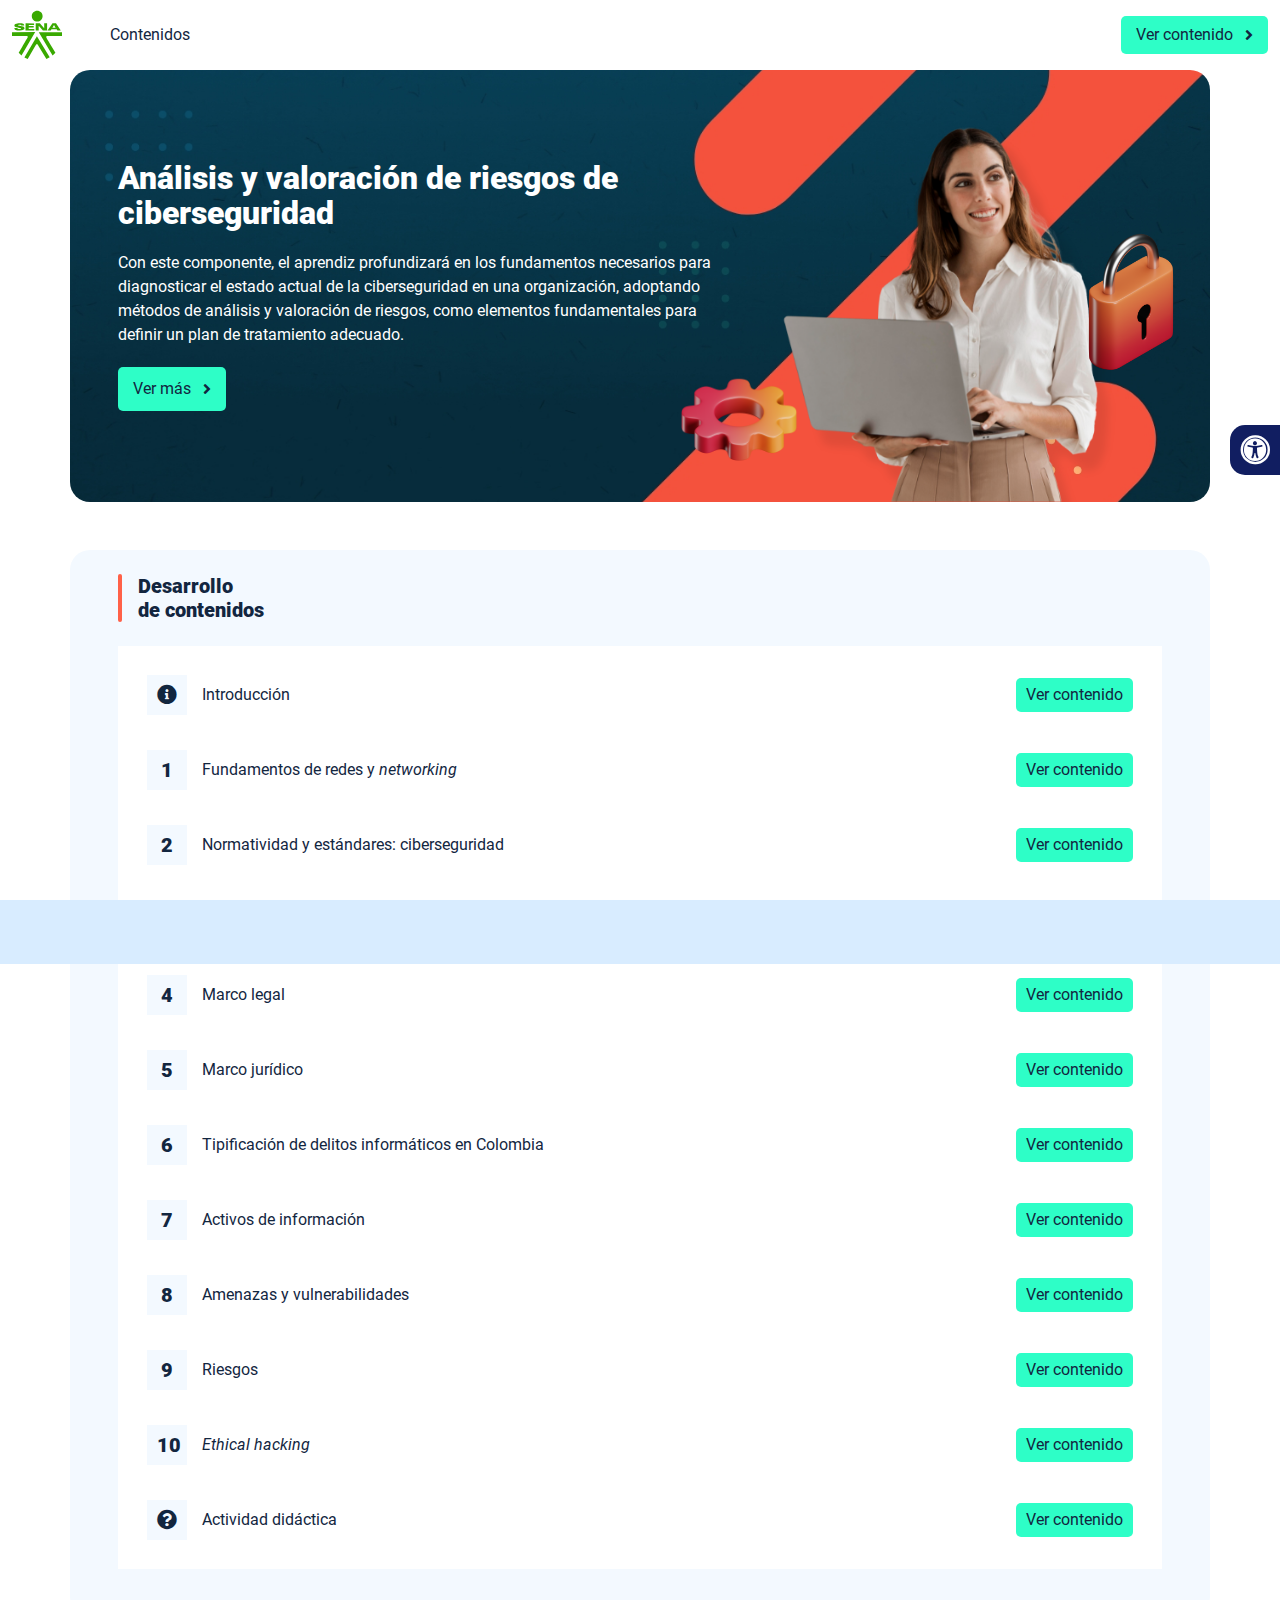
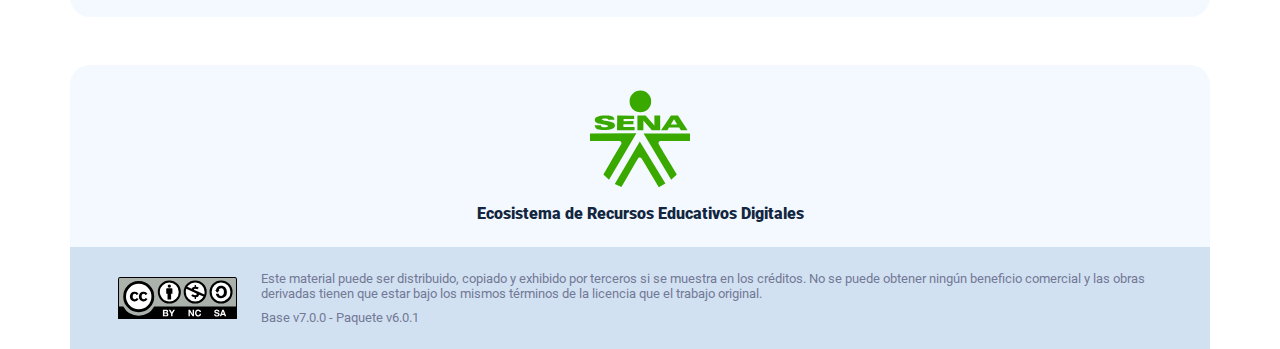
<file: index.html>
<!DOCTYPE html><html lang=""><head><meta charset="utf-8"><meta http-equiv="X-UA-Compatible" content="IE=edge"><meta name="viewport" content="width=device-width,initial-scale=1"><link rel="icon" href="favicon.ico"><title>Análisis y valoración de riesgos de ciberseguridad</title><link href="css/chunk-0c047e41.3babef71.css" rel="prefetch"><link href="css/chunk-25b302c8.3babef71.css" rel="prefetch"><link href="css/chunk-26fc7596.3babef71.css" rel="prefetch"><link href="css/chunk-2d2747e2.3babef71.css" rel="prefetch"><link href="css/chunk-32334cb6.3babef71.css" rel="prefetch"><link href="css/chunk-3c57cd7b.3babef71.css" rel="prefetch"><link href="css/chunk-4f2d402a.3babef71.css" rel="prefetch"><link href="css/chunk-515a8379.e25ccb4c.css" rel="prefetch"><link href="css/chunk-59974754.179a2bab.css" rel="prefetch"><link href="css/chunk-60cbc06b.09438581.css" rel="prefetch"><link href="css/chunk-6e1e538a.3ba0a060.css" rel="prefetch"><link href="css/chunk-766a929b.eb08f80e.css" rel="prefetch"><link href="css/chunk-f2df7d2c.3babef71.css" rel="prefetch"><link href="css/comple.92c94438.css" rel="prefetch"><link href="css/creditos.908e0ea4.css" rel="prefetch"><link href="css/glosario.0836a33f.css" rel="prefetch"><link href="css/referencias.9e1c1046.css" rel="prefetch"><link href="js/actividad.d885deb2.js" rel="prefetch"><link href="js/chunk-0206bfa0.fbcb801b.js" rel="prefetch"><link href="js/chunk-0c047e41.c93e636b.js" rel="prefetch"><link href="js/chunk-13a6037e.47d7da63.js" rel="prefetch"><link href="js/chunk-18f95272.8cc31be1.js" rel="prefetch"><link href="js/chunk-25b302c8.e4a9087b.js" rel="prefetch"><link href="js/chunk-26fc7596.eba76383.js" rel="prefetch"><link href="js/chunk-2c06842c.ee78365c.js" rel="prefetch"><link href="js/chunk-2d0c5615.d7c7fea3.js" rel="prefetch"><link href="js/chunk-2d0e96ec.6332f6f8.js" rel="prefetch"><link href="js/chunk-2d208d90.440b5e7e.js" rel="prefetch"><link href="js/chunk-2d21d0e2.d061f3e9.js" rel="prefetch"><link href="js/chunk-2d22c123.4eaafe36.js" rel="prefetch"><link href="js/chunk-2d2747e2.92eb3dc5.js" rel="prefetch"><link href="js/chunk-2e80bb9a.f5f91733.js" rel="prefetch"><link href="js/chunk-319206de.3faa5257.js" rel="prefetch"><link href="js/chunk-32334cb6.e4cb5e8f.js" rel="prefetch"><link href="js/chunk-36769079.00cac6ab.js" rel="prefetch"><link href="js/chunk-3c57cd7b.25993372.js" rel="prefetch"><link href="js/chunk-4cdd78c0.be97f210.js" rel="prefetch"><link href="js/chunk-4f2d402a.8e19b5a7.js" rel="prefetch"><link href="js/chunk-515a8379.1a9ac9f5.js" rel="prefetch"><link href="js/chunk-53ccb27e.a4d1166c.js" rel="prefetch"><link href="js/chunk-55d286b8.5f60a1a0.js" rel="prefetch"><link href="js/chunk-59974754.c8c954a2.js" rel="prefetch"><link href="js/chunk-60cbc06b.e2d94f73.js" rel="prefetch"><link href="js/chunk-659152b8.d4cd6718.js" rel="prefetch"><link href="js/chunk-6e1e538a.d5b7f1d6.js" rel="prefetch"><link href="js/chunk-766a929b.3e7bd3ca.js" rel="prefetch"><link href="js/chunk-c796899c.702a4d0c.js" rel="prefetch"><link href="js/chunk-e8a7823a.78e05249.js" rel="prefetch"><link href="js/chunk-f2df7d2c.213e5ca0.js" rel="prefetch"><link href="js/chunk-fde47172.1e5f4771.js" rel="prefetch"><link href="js/comple.2c9465d3.js" rel="prefetch"><link href="js/creditos.903a22f5.js" rel="prefetch"><link href="js/glosario.5039f245.js" rel="prefetch"><link href="js/intro.ccfd568d.js" rel="prefetch"><link href="js/referencias.667a639f.js" rel="prefetch"><link href="js/sintesis.23a0133a.js" rel="prefetch"><link href="js/tema1.6cd4f0d4.js" rel="prefetch"><link href="js/tema2.372ae966.js" rel="prefetch"><link href="js/tema3.c5204f7a.js" rel="prefetch"><link href="css/app.195c6790.css" rel="preload" as="style"><link href="css/chunk-vendors.ab221bc2.css" rel="preload" as="style"><link href="js/app.af57f550.js" rel="preload" as="script"><link href="js/chunk-vendors.e3223c78.js" rel="preload" as="script"><link href="css/chunk-vendors.ab221bc2.css" rel="stylesheet"><link href="css/app.195c6790.css" rel="stylesheet"></head><body><noscript><strong>We're sorry but Análisis y valoración de riesgos de ciberseguridad doesn't work properly without JavaScript enabled. Please enable it to continue.</strong></noscript><div id="app"></div><script src="js/chunk-vendors.e3223c78.js"></script><script src="js/app.af57f550.js"></script></body></html>
</file>
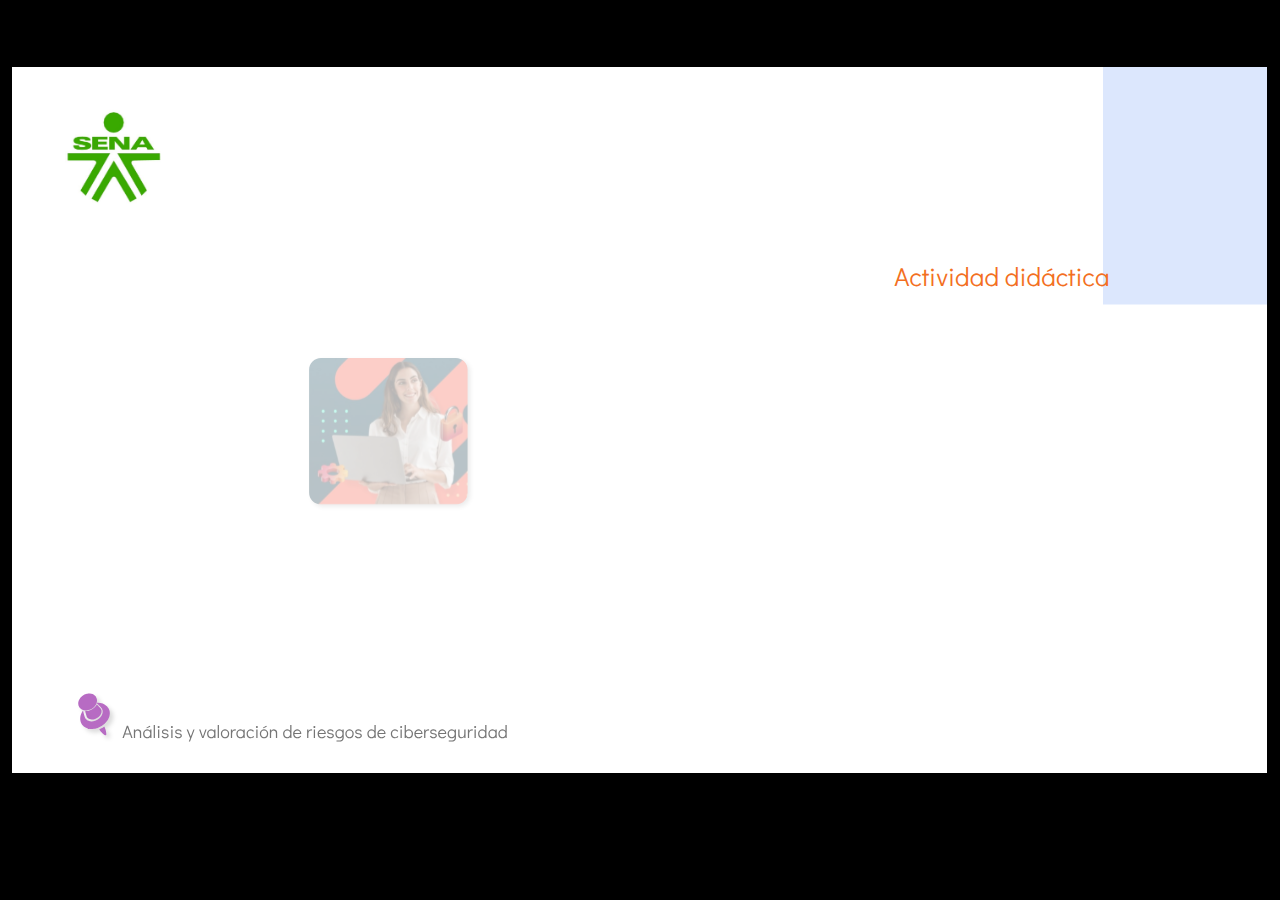
<file: actividades/actividad.html>
﻿<!doctype html>
<html lang="es">
<head>
  <meta charset="utf-8">
  <!-- Creado con Storyline 360 - http://www.articulate.com  -->
  <!-- version: 3.77.30587.0 -->
  <title>Actividad did&#225;ctica</title>
  <meta http-equiv="x-ua-compatible" content="IE=edge"/>
  <meta name="viewport" content="width=device-width,initial-scale=1,user-scalable=no,shrink-to-fit=no,minimal-ui"/>
  <meta name="apple-mobile-web-app-capable" content="yes"/>
  <style>
    html, body { height: 100%; padding: 0; margin: 0 }
    #app { height: 100%; width: 100%; }
  </style>

  <script>
    window.DS = {};
    window.globals = {
      DATA_PATH_BASE: '',
      HAS_FRAME: true,
      HAS_SLIDE: true,

      lmsPresent: false,
      tinCanPresent: false,
      cmi5Present: false,
      aoSupport: false,
      scale: 'show all',
      captureRc: false,
      browserSize: 'optimal',
      bgColor: '#000000',
      features: 'AccessibleVideo,ConnectionMessages,DropIn1,DropIn2,FullScreenToggle,LayerPresentAsDialog,MultipleQuizTracking,PlayerSpeedControl,StreamingVideo,UpdatedThemeEditor,UseAudioElement,VideoSync',
      themeName: 'classic',
      preloaderColor: '#FFFFFF',
      suppressAnalytics: false,
      productChannel: 'stable',
      publishSource: 'storyline',
      aid: 'aid|682d76c2-9206-4948-b9a3-b139d68976be',
      cid: '04bfd34e-cd07-4569-9f02-371561cab23e',
      playerVersion: '3.77.30587.0',
      publishTimestamp: '2023-07-24T13:24:52.3754225Z',
      maxIosVideoElements: 10,
      connectionSettings: { mode: 'disabled' },

      
      parseParams: function(qs) {
        if (window.globals.parsedParams != null) {
          return window.globals.parsedParams;
        }
        qs = (qs || window.location.search.substr(1)).split('+').join(' ');
        var params = {},
            tokens,
            re = /[?&]?([^=]+)=([^&]*)/g;

        while (tokens = re.exec(qs)) {
          params[decodeURIComponent(tokens[1]).trim()] =
            decodeURIComponent(tokens[2]).trim();
        }
        window.globals.parsedParams = params;
        return params;
      }

    };
  </script>
  <script>
    var isIe11 = ('ActiveXObject' in window || window.MSBlobBuilder != null)
      && window.msCrypto != null && !window.ActiveXObject;
    if (isIe11) {
      window.globals.unsupportedBrowser = true;
      document.write(atob('[base64]'));
    }
  </script>
  
  <script>window.THREE = { };</script>
  
</head>
<body style="background: #000000" class="cs-HTML theme-classic">
  <!-- 360 -->
  <script>!function(){var e,i=/iPhone/i,o=/iPod/i,n=/iPad/i,t=/\biOS-universal(?:.+)Mac\b/i,r=/\bAndroid(?:.+)Mobile\b/i,a=/Android/i,d=/(?:SD4930UR|\bSilk(?:.+)Mobile\b)/i,p=/Silk/i,l=/Windows Phone/i,u=/\bWindows(?:.+)ARM\b/i,b=/BlackBerry/i,s=/BB10/i,c=/Opera Mini/i,f=/\b(CriOS|Chrome)(?:.+)Mobile/i,h=/Mobile(?:.+)Firefox\b/i,v=function(e){return void 0!==e&&"MacIntel"===e.platform&&"number"==typeof e.maxTouchPoints&&e.maxTouchPoints>1&&"undefined"==typeof MSStream};e=function(e){var m={userAgent:"",platform:"",maxTouchPoints:0};e||"undefined"==typeof navigator?"string"==typeof e?m.userAgent=e:e&&e.userAgent&&(m={userAgent:e.userAgent,platform:e.platform,maxTouchPoints:e.maxTouchPoints||0}):m={userAgent:navigator.userAgent,platform:navigator.platform,maxTouchPoints:navigator.maxTouchPoints||0};var g=m.userAgent,y=g.split("[FBAN");void 0!==y[1]&&(g=y[0]),void 0!==(y=g.split("Twitter"))[1]&&(g=y[0]);var A=function(e){return function(i){return i.test(e)}}(g),w={apple:{phone:A(i)&&!A(l),ipod:A(o),tablet:!A(i)&&(A(n)||v(m))&&!A(l),universal:A(t),device:(A(i)||A(o)||A(n)||A(t)||v(m))&&!A(l)},amazon:{phone:A(d),tablet:!A(d)&&A(p),device:A(d)||A(p)},android:{phone:!A(l)&&A(d)||!A(l)&&A(r),tablet:!A(l)&&!A(d)&&!A(r)&&(A(p)||A(a)),device:!A(l)&&(A(d)||A(p)||A(r)||A(a))||A(/\bokhttp\b/i)},windows:{phone:A(l),tablet:A(u),device:A(l)||A(u)},other:{blackberry:A(b),blackberry10:A(s),opera:A(c),firefox:A(h),chrome:A(f),device:A(b)||A(s)||A(c)||A(h)||A(f)},any:!1,phone:!1,tablet:!1};return w.any=w.apple.device||w.android.device||w.windows.device||w.other.device,w.phone=w.apple.phone||w.android.phone||w.windows.phone,w.tablet=w.apple.tablet||w.android.tablet||w.windows.tablet,w}(),"object"==typeof exports&&"undefined"!=typeof module?module.exports=e:"function"==typeof define&&define.amd?define((function(){return e})):this.isMobile=e}();
    window.isMobile.apple.tablet = window.isMobile.apple.tablet ||
      (navigator.platform === 'MacIntel' && navigator.maxTouchPoints > 1);
    window.isMobile.apple.device = window.isMobile.apple.device || window.isMobile.apple.tablet;
    window.isMobile.tablet = window.isMobile.tablet || window.isMobile.apple.tablet;
    window.isMobile.any = window.isMobile.any || window.isMobile.apple.tablet;
  </script>

  <div id="focus-sink" tabindex="-1"></div>

  <div id="preso"></div>
  <script>
    (function() {

      var classTypes = [ 'desktop', 'mobile', 'phone', 'tablet' ];

      var addDeviceClasses = function(prefix, testObj) {
        var curr, i;
        for (i = 0; i < classTypes.length; i++) {
          curr = classTypes[i];
          if (testObj[curr]) {
            document.body.classList.add(prefix + curr);
          }
        }
      };

      var params = window.globals.parseParams(),
          isDevicePreview = params.devicepreview === '1',
          isPhoneOverride = params.deviceType === 'phone' || (isDevicePreview && params.phone == '1'),
          isTabletOverride = (params.deviceType === 'tablet' || isDevicePreview) && !isPhoneOverride,
          isMobileOverride = isPhoneOverride || isTabletOverride;

      var deviceView = {
        desktop: !window.isMobile.any && !isMobileOverride,
        mobile: window.isMobile.any || isMobileOverride,
        phone: isPhoneOverride || (window.isMobile.phone && !isTabletOverride),
        tablet: isTabletOverride || window.isMobile.tablet
      };

      window.globals.deviceView = deviceView;
      window.isMobile.desktop = !window.isMobile.any;
      window.isMobile.mobile = window.isMobile.any;

      addDeviceClasses('view-', deviceView);

    })();
  </script>
  
  <script src='story_content/user.js' type=text/javascript></script>
  <div class="slide-loader"></div>

  <script>
    if (window.globals.deviceView.isMobile) { var doc = document, loader = doc.body.querySelector('.slide-loader'); [ 1, 2, 3 ].forEach(function(n) { var d = doc.createElement('div'); d.style.backgroundColor = window.globals.preloaderColor; d.classList.add('mobile-loader-dot'); d.classList.add('dot' + n); loader.appendChild(d); }); }
  </script>

  <div class="mobile-load-title-overlay" style="display: none">
    <div class="mobile-load-title">Actividad did&#225;ctica</div>
  </div>

  <div class="mobile-chrome-warning"></div>

  
<style>
  .warn-connection-dialog {
    display: none;
    background: transparent;
    pointer-events: none;
    position: fixed;
    left: 0;
    top: 0;
    width: 100%;
    height: 100%;
    z-index: 999;
  }

  .warn-connection-content {
    border-radius: 4px;
    background: white;
    border: 1px solid #E7E7E7;
    color: #333333;
    box-shadow: 0 2px 4px rgba(0, 0, 0, 0.25);
    transition: all 150ms ease-out;
    position: absolute;
    white-space: nowrap;
  }

  .view-phone.is-landscape .warn-connection-content {
    left: 23px;
    bottom: 23px;
  }

  .view-tablet.is-landscape .warn-connection-content {
    left: 50%;
    top: 20px;
    transform: translateX(-50%);
  }

  .is-portrait .warn-connection-content {
    transform: translate(-50%, calc(-100% - 15px));
  }

  .warn-connection-content p {
    display: inline-block;
    margin: 0 8px 0 0;
    line-height: 33px;
    font-size: 11px;
  }

  .warn-connection-content svg {
    position: relative;
    vertical-align: middle;
    margin: 0 2px 2px 8px;
  }

  .view-desktop .warn-connection-content {
    left: 1.5em;
    bottom: 1.5em;
  }

  .view-desktop .warn-connection-content p {
    font-size: 1.1em;
  }

  .is-offline .warn-connection-dialog {
    display: block;
  }

  .is-offline .cs-panel * {
    pointer-events: none !important;
  }

  .is-offline .cs-panel {
    pointer-events: all !important;
  }

  .is-offline #nav-controls * {
    pointer-events: none !important;
  }

  .is-offline #nav-controls {
    pointer-events: all !important;
  }
</style>

<div class="warn-connection-dialog">
  <div class="warn-connection-content">
    <svg width="17" height="15" viewBox="0 0 17 15" xmlns="http://www.w3.org/2000/svg">
      <path fill="#8F0000" stroke="white" d="M16.07,12.98 L15.88,12.23 L9.51,1.21 C8.97,0.26,7.6,0.26,7.06,1.21 L0.69,12.23 C0.15,13.16,0.81,14.36,1.91,14.36 H14.65 C15.47,14.36,16.05,13.7,16.07,12.98 Z"/>
      <path fill="white" stroke="white" d="M8.58,5.5 C8.35,5.28,8.5,5.35,8.21,5.32 C8.09,5.35,7.97,5.49,7.96,5.67 C7.97,5.79,7.98,5.92,7.98,6.04 L7.98,6.04 C7.99,6.17,8,6.31,8.01,6.43 L8.01,6.44 C8.03,6.92,8.06,7.41,8.09,7.9 L8.09,7.9 C8.12,8.39,8.14,8.88,8.17,9.37 C8.17,9.39,8.18,9.42,8.2,9.44 C8.23,9.46,8.25,9.47,8.28,9.47 C8.31,9.47,8.34,9.46,8.35,9.44 C8.37,9.43,8.38,9.4,8.39,9.35 L8.39,9.34 C8.39,9.24,8.4,9.15,8.4,9.05 L8.4,9.05 C8.41,8.96,8.41,8.86,8.42,8.75 C8.43,8.44,8.45,8.12,8.47,7.81 L8.47,7.81 C8.49,7.49,8.51,7.18,8.53,6.87 C8.55,6.46,8.56,6.05,8.59,5.64 L8.6,5.62 C8.6,5.57,8.59,5.53,8.58,5.5 L8.21,5.32 Z"/>
      <circle fill="white" stroke="white" cx="8.3" cy="11.35" r="0.3"/>
    </svg>
    <p>You are offline. Trying to reconnect...</p>
  </div>
</div>

<script>
  (function() {
    window.DS.connection = {
      warningShown: false,
      assets: {},
      loadingAssetGroup: false,
      retryDelay: 500
    };

    var connectionSettings = window.globals.connectionSettings || {};

    // The `window.globals.features` variable must be set in `webpack.dev.config` when testing locally - it is not enough
    // to have it in the data - but it must be set there as well.
    var useConnectionMessages = window.AbortController != null &&
      window.location.protocol != 'file:' &&
      window.globals.features.indexOf('ConnectionMessages') != -1 &&
      connectionSettings.mode === 'normal';

    window.DS.connection.useConnectionMessages = useConnectionMessages

    var assetCount = 0;
    var checkLoadedId;


    if (useConnectionMessages && connectionSettings != null) {
      var contentEl = document.querySelector('.warn-connection-content');
      var messageEl = contentEl.querySelector('p')

      if (connectionSettings.useDarkTheme) {
        contentEl.style.borderColor = '#BABBBA';
        contentEl.style.backgroundColor = '#282828';
        contentEl.style.color = '#FFFFFF';
      }

      if (connectionSettings.message != null) {
        messageEl.textContent = window.decodeURIComponent(connectionSettings.message);
      }
    }

    function checkAssetsReady() {
      for (var i in DS.connection.assets) {
        if (!DS.connection.assets[i].success) {
          return false;
        }
      }
      return true;
    }

    function stopAssetGroup() {
      if (!useConnectionMessages) { return; }

      assetCount = 0;

      DS.connection.oldAssetGroup = DS.connection.assets;
      DS.connection.assets = {};
      DS.connection.loadingAssetGroup = false;
      clearInterval(checkLoadedId);
    }

    function startAssetGroup() {
      if (!useConnectionMessages) { return; }
      var ticks = 0;
      clearInterval(checkLoadedId);
      checkLoadedId = setInterval(function() {
        var loaded = 0;
        if (assetCount === 0 && loaded === 0) {
          clearInterval(checkLoadedId);
          return;
        }

        for (var i in DS.connection.assets) {
          if (DS.connection.assets[i].success) {
            loaded++;
          }
        }

        if (assetCount === loaded && checkAssetsReady()) {
          for (var i in DS.connection.assets) {
            if (DS.connection.assets[i].action) {
              DS.connection.assets[i].action();
            }
          }
          hideWarning();
          stopAssetGroup();
        }
      }, 100)
    }

    function requiredAsset(url, action, retry, type) {
      if (!useConnectionMessages) { return; }
      if (DS.connection.assets[url]) { return; }

      DS.connection.assets[url] = {
        success: false, action: action, retry: retry, type: type
      };
      assetCount = Object.keys(DS.connection.assets).length;
      if (!DS.connection.loadingAssetGroup) {
        startAssetGroup();
      }
      DS.connection.loadingAssetGroup = true;
    }

    function assetLoaded(url) {
      if (!useConnectionMessages) { return; }
      if (DS.connection.assets[url]) {
        DS.connection.assets[url].success = true;
      }
    }

    function assetFailed(url) {
      if (!useConnectionMessages) { return; }
      if (!DS.connection.assets[url]) {
        if (/\.js$/.test(url) && url.indexOf('transcripts') === -1) {
          setTimeout(function() {
            if (DS.connection.lastSlideLoaded != null) {
              DS.connection.lastSlideLoaded();
            }
          }, DS.connection.retryDelay);
        }
        return;
      }
      if (!DS.connection.warningShown) { showWarning(); }
      if (DS.connection.assets[url].retry) {
        setTimeout(function() {
          if (!DS.connection.assets[url].success) {
            DS.connection.assets[url].retry()
          }
        }, DS.connection.retryDelay);
      }
    }

    function hideWarning() {
      document.body.classList.remove('is-offline');
      DS.connection.warningShown = false;
    }
    DS.connection.hideWarning = hideWarning

    function showWarning(btn) {
      document.body.classList.add('is-offline')
      DS.connection.warningShown = true;
      updateWarningPosition();
    }

    function updateWarningPosition() {
      if (!DS.connection.warningShown) {
        return;
      }

      var isPortrait = document.body.classList.contains('is-portrait');
      var warningEl = document.querySelector('.warn-connection-content');

      if (isPortrait) {
        var slide = document.querySelector('.primary-slide');
        var slideRect = slide.getBoundingClientRect();

        warningEl.style.top = `${slideRect.top}px`
        warningEl.style.left = `${slideRect.left + slideRect.width / 2}px`
      } else {
        warningEl.style.top = null;
        warningEl.style.left = null;
      }

      window.requestAnimationFrame(updateWarningPosition);
    }

    // these will all be noops if the feature flag isn't set in
    // the data and `window.globals.features`
    DS.connection.requiredAsset = requiredAsset;
    DS.connection.assetLoaded = assetLoaded;
    DS.connection.assetFailed = assetFailed;
    DS.connection.stopAssetGroup = stopAssetGroup;
    DS.connection.startAssetGroup = startAssetGroup;
  })();
</script>


  <script>
    
    if (window.autoSpider && window.vInterfaceObject) {
      document.querySelector('.mobile-load-title-overlay').style.display = 'none';
    }
  </script>

  

  <link rel="stylesheet" href="html5/data/css/output.min.css" data-noprefix/>
</body>
<script src="html5/lib/scripts/bootstrapper.min.js"></script>
</html>
</file>
<file: css/chunk-0c047e41.3babef71.css>
.actividad[data-v-22adfd6b]{background-color:#f2f2f2}.horizontal-scroll__wrapper[data-v-22adfd6b]{overflow:hidden}.horizontal-scroll[data-v-22adfd6b]{display:flex;transition:transform .5s ease-in-out;align-items:center;flex-wrap:nowrap}.horizontal-scroll[data-v-22adfd6b]:not(.row){width:100%}.horizontal-scroll--item-fw[data-v-22adfd6b]>div{flex-grow:0;flex-shrink:0;width:100%;margin:0!important}
</file>
<file: css/chunk-25b302c8.3babef71.css>
.actividad[data-v-22adfd6b]{background-color:#f2f2f2}.horizontal-scroll__wrapper[data-v-22adfd6b]{overflow:hidden}.horizontal-scroll[data-v-22adfd6b]{display:flex;transition:transform .5s ease-in-out;align-items:center;flex-wrap:nowrap}.horizontal-scroll[data-v-22adfd6b]:not(.row){width:100%}.horizontal-scroll--item-fw[data-v-22adfd6b]>div{flex-grow:0;flex-shrink:0;width:100%;margin:0!important}
</file>
<file: css/chunk-26fc7596.3babef71.css>
.actividad[data-v-22adfd6b]{background-color:#f2f2f2}.horizontal-scroll__wrapper[data-v-22adfd6b]{overflow:hidden}.horizontal-scroll[data-v-22adfd6b]{display:flex;transition:transform .5s ease-in-out;align-items:center;flex-wrap:nowrap}.horizontal-scroll[data-v-22adfd6b]:not(.row){width:100%}.horizontal-scroll--item-fw[data-v-22adfd6b]>div{flex-grow:0;flex-shrink:0;width:100%;margin:0!important}
</file>
<file: css/chunk-2d2747e2.3babef71.css>
.actividad[data-v-22adfd6b]{background-color:#f2f2f2}.horizontal-scroll__wrapper[data-v-22adfd6b]{overflow:hidden}.horizontal-scroll[data-v-22adfd6b]{display:flex;transition:transform .5s ease-in-out;align-items:center;flex-wrap:nowrap}.horizontal-scroll[data-v-22adfd6b]:not(.row){width:100%}.horizontal-scroll--item-fw[data-v-22adfd6b]>div{flex-grow:0;flex-shrink:0;width:100%;margin:0!important}
</file>
<file: css/chunk-32334cb6.3babef71.css>
.actividad[data-v-22adfd6b]{background-color:#f2f2f2}.horizontal-scroll__wrapper[data-v-22adfd6b]{overflow:hidden}.horizontal-scroll[data-v-22adfd6b]{display:flex;transition:transform .5s ease-in-out;align-items:center;flex-wrap:nowrap}.horizontal-scroll[data-v-22adfd6b]:not(.row){width:100%}.horizontal-scroll--item-fw[data-v-22adfd6b]>div{flex-grow:0;flex-shrink:0;width:100%;margin:0!important}
</file>
<file: css/chunk-3c57cd7b.3babef71.css>
.actividad[data-v-22adfd6b]{background-color:#f2f2f2}.horizontal-scroll__wrapper[data-v-22adfd6b]{overflow:hidden}.horizontal-scroll[data-v-22adfd6b]{display:flex;transition:transform .5s ease-in-out;align-items:center;flex-wrap:nowrap}.horizontal-scroll[data-v-22adfd6b]:not(.row){width:100%}.horizontal-scroll--item-fw[data-v-22adfd6b]>div{flex-grow:0;flex-shrink:0;width:100%;margin:0!important}
</file>
<file: css/chunk-4f2d402a.3babef71.css>
.actividad[data-v-22adfd6b]{background-color:#f2f2f2}.horizontal-scroll__wrapper[data-v-22adfd6b]{overflow:hidden}.horizontal-scroll[data-v-22adfd6b]{display:flex;transition:transform .5s ease-in-out;align-items:center;flex-wrap:nowrap}.horizontal-scroll[data-v-22adfd6b]:not(.row){width:100%}.horizontal-scroll--item-fw[data-v-22adfd6b]>div{flex-grow:0;flex-shrink:0;width:100%;margin:0!important}
</file>
<file: css/chunk-515a8379.e25ccb4c.css>
.actividad{background-color:#f2f2f2}.banner-interno{position:relative}.banner-interno__fondo{position:absolute;top:0;bottom:-50px;left:0;right:0;background-color:#083142;background-size:cover;background-position:50%}.banner-interno__titulo{display:flex;align-items:center}.banner-interno__titulo__icono{display:block;width:32px;height:32px;border-radius:50%;background-color:#fff;position:relative}.banner-interno__titulo__icono i{color:#083142;position:absolute;left:50%;top:50%;transform:translate(-50%,-50%)}.banner-interno__titulo h1,.banner-interno__titulo h2,.banner-interno__titulo h3,.banner-interno__titulo h4,.banner-interno__titulo h5,.banner-interno__titulo h6{color:#fff;line-height:1.1em}
</file>
<file: css/chunk-59974754.179a2bab.css>
.actividad{background-color:#f2f2f2}.aside-menu{position:fixed;top:70px;min-height:calc(100vh - 70px);max-height:calc(100vh - 70px);background-color:#f3f9ff;transition:flex .5s ease-in-out,width .5s ease-in-out;overflow-x:hidden;z-index:100001;width:300px}.aside-menu__black-background{position:fixed;inset:0;top:70px;background:rgba(0,0,0,.8);cursor:pointer}.aside-menu a{color:#111e61}.aside-menu__content{width:300px;display:flex;flex-direction:column;justify-content:space-between;min-height:calc(100vh - 70px);max-height:calc(100vh - 70px);border-right:1px solid #d8ecff;position:absolute;background:#fff}@media (max-height:800px){.aside-menu__content{min-height:800px;max-height:800px;overflow-y:auto}}.aside-menu__header{padding:10px;text-align:center;background-color:#d8ecff}.aside-menu__header h4{margin:0}.aside-menu__menu{overflow-y:auto;flex-grow:1;list-style:none;padding-left:0;margin-bottom:0}.aside-menu__menu__item--active .aside-menu__menu__item__lnk,.aside-menu__menu__item--active .aside-menu__sec-menu__item__lnk{background-color:#d8ecff;font-weight:700}.aside-menu__menu__item--sub-menu:hover,.aside-menu__menu__item:hover,.aside-menu__sec-menu__item:hover{background-color:#d8ecff}.aside-menu__menu__item--sub-menu{padding-left:10px}.aside-menu__menu__item--sub-menu--active .aside-menu__menu__item__lnk,.aside-menu__menu__item--sub-menu--active .aside-menu__sec-menu__item__lnk{background-color:#d8ecff;font-weight:700;position:relative}.aside-menu__menu__item--sub-menu--active .aside-menu__menu__item__lnk:before,.aside-menu__menu__item--sub-menu--active .aside-menu__sec-menu__item__lnk:before{content:"";display:block;position:absolute;left:0;bottom:0;top:0;width:4px;border-radius:2px;background-color:#ff6148}.aside-menu__menu__item__lnk,.aside-menu__sec-menu__item__lnk{display:flex;align-items:center;padding:10px 15px;line-height:1.1em}.aside-menu__menu__item__lnk i,.aside-menu__menu__item__lnk span,.aside-menu__sec-menu__item__lnk i,.aside-menu__sec-menu__item__lnk span{margin-right:10px}.aside-menu__menu__item__lnk i:last-child,.aside-menu__menu__item__lnk span:last-child,.aside-menu__sec-menu__item__lnk i:last-child,.aside-menu__sec-menu__item__lnk span:last-child{margin-right:0}.aside-menu__sec-menu{background-color:#d8ecff;padding:10px 0;flex-shrink:0;margin-bottom:0}.aside-menu__sec-menu__item{padding:10px 15px}.aside-menu__sec-menu__item__lnk{padding:0;border-radius:1em}.aside-menu__sec-menu__item__lnk i{display:block;width:2em;height:2em;padding:.5em 0;text-align:center;background-color:#fff;border-radius:50%}.aside-menu__sec-menu__item__lnk:hover{background-color:#fff}@media (max-width:576px){.aside-menu__sec-menu{padding-bottom:110px}}.main-menu-enter-active{animation:main-menu-open-animation .3s}.main-menu-enter-active .aside-menu__black-background{animation:main-menu-background-animation .3s}.main-menu-leave-active{animation:main-menu-open-animation .3s reverse}.main-menu-leave-active .aside-menu__black-background{animation:main-menu-background-animation .3s reverse}@keyframes main-menu-open-animation{0%{width:0}to{width:300px}}@keyframes main-menu-background-animation{0%{opacity:0}to{opacity:1}}
</file>
<file: css/chunk-60cbc06b.09438581.css>
.actividad[data-v-7e5a4120]{background-color:#f2f2f2}.header[data-v-7e5a4120]{position:sticky;top:0;padding-top:10px;padding-bottom:10px;background-color:#fff;z-index:10010;line-height:1.1em}.header__logo[data-v-7e5a4120]{width:50px}@media (max-width:576px){.header__componente-formativo[data-v-7e5a4120]{font-size:.8em}}.header__menu[data-v-7e5a4120]{cursor:pointer}.header__menu span[data-v-7e5a4120]{font-size:.7em;display:block;line-height:1em;text-align:center;color:#111e61}.header__menu__btn[data-v-7e5a4120]{width:30px;height:30px;position:relative;margin-bottom:4px}.header__menu__btn .line-1[data-v-7e5a4120],.header__menu__btn .line-2[data-v-7e5a4120],.header__menu__btn .line-3[data-v-7e5a4120]{height:4px;width:30px;background-color:#111e61;transform-origin:center center;position:absolute;left:0;border-radius:2px}.header__menu__btn .line-1[data-v-7e5a4120]{top:4px;animation:line-1-inactive-data-v-7e5a4120 .5s ease-in-out forwards}.header__menu__btn .line-2[data-v-7e5a4120]{top:13px;animation:line-2-inactive-data-v-7e5a4120 .5s ease-in-out forwards}.header__menu__btn .line-3[data-v-7e5a4120]{top:22px;animation:line-3-inactive-data-v-7e5a4120 .5s ease-in-out forwards}.header__menu__btn[data-v-7e5a4120]:hover{cursor:pointer}.header__menu__btn--open .line-1[data-v-7e5a4120]{animation:line-1-active-data-v-7e5a4120 .5s ease-in-out forwards}.header__menu__btn--open .line-2[data-v-7e5a4120]{animation:line-2-active-data-v-7e5a4120 .5s ease-in-out forwards}.header__menu__btn--open .line-3[data-v-7e5a4120]{animation:line-3-active-data-v-7e5a4120 .5s ease-in-out forwards}@keyframes line-1-active-data-v-7e5a4120{0%{transform:translate(0) rotate(0)}50%{transform:translateY(9px) rotate(0)}to{transform:translateY(9px) rotate(45deg)}}@keyframes line-2-active-data-v-7e5a4120{0%{transform:scale(1)}to{transform:scale(0)}}@keyframes line-3-active-data-v-7e5a4120{0%{transform:translate(0) rotate(0)}50%{transform:translateY(-9px) rotate(0)}to{transform:translateY(-9px) rotate(-45deg)}}@keyframes line-1-inactive-data-v-7e5a4120{0%{transform:translateY(9px) rotate(45deg)}50%{transform:translateY(9px) rotate(0)}to{transform:translate(0) rotate(0)}}@keyframes line-2-inactive-data-v-7e5a4120{0%{transform:scale(0)}to{transform:scale(1)}}@keyframes line-3-inactive-data-v-7e5a4120{0%{transform:translateY(-9px) rotate(-45deg)}50%{transform:translateY(-9px) rotate(0)}to{transform:translate(0) rotate(0)}}
</file>
<file: css/chunk-6e1e538a.3ba0a060.css>
.actividad[data-v-4f6b7c58]{background-color:#f2f2f2}.accesibilidad[data-v-4f6b7c58]{position:fixed;right:0;top:50vh;height:50px;background-color:#111e61;border-top-left-radius:15px;border-bottom-left-radius:15px;transform:translateY(-50%) translateX(100%) translateX(-50px);overflow:hidden;transition:transform .3s ease-in-out,height .3s ease-in-out}.accesibilidad[data-v-4f6b7c58]:hover{transform:translateY(-50%) translateX(0);height:12.75rem}.accesibilidad [data-v-4f6b7c58]{color:#fff}.accesibilidad__menu__content .accesibilidad__menu__item[data-v-4f6b7c58]{cursor:pointer}.accesibilidad__menu__content .accesibilidad__menu__item[data-v-4f6b7c58]:hover{background-color:#273685}.accesibilidad__menu__content .accesibilidad__menu__item[data-v-4f6b7c58]:last-child{border:none}.accesibilidad__menu__item[data-v-4f6b7c58]{display:flex;align-items:center;padding:10px;border-bottom:1px solid #273685;line-height:1em;-moz-user-select:none;user-select:none}.accesibilidad__menu i[data-v-4f6b7c58]{font-size:30px;font-style:normal;margin-right:10px;line-height:1em}.accesibilidad__menu img[data-v-4f6b7c58]{width:30px;margin-right:10px}
</file>
<file: css/chunk-766a929b.eb08f80e.css>
.actividad{background-color:#f2f2f2}.barra-avance{display:flex;align-items:center;justify-content:space-between;position:fixed;bottom:0;left:0;width:100%;padding:10px;background-color:#d8ecff;transition:transform .5s ease-in-out;z-index:100000}.barra-avance__barra{margin:0 20px;flex:1;position:relative;max-width:800px}.barra-avance__barra--amarilla,.barra-avance__barra--blanca{height:4px}.barra-avance__barra--amarilla:after,.barra-avance__barra--amarilla:before,.barra-avance__barra--blanca:after,.barra-avance__barra--blanca:before{content:"";display:block;width:10px;height:10px;border-radius:50%;position:absolute;top:50%}.barra-avance__barra--amarilla:before,.barra-avance__barra--blanca:before{left:0;transform:translate(-50%,-50%)}.barra-avance__barra--amarilla:after,.barra-avance__barra--blanca:after{right:0;transform:translate(50%,-50%)}.barra-avance__barra--blanca{background-color:#fff}.barra-avance__barra--blanca:after,.barra-avance__barra--blanca:before{background-color:#fff}.barra-avance__barra--amarilla{position:absolute;width:100%;top:0;background-color:#2efec7}.barra-avance__barra--amarilla:after,.barra-avance__barra--amarilla:before{background-color:#2efec7}.barra-avance__boton--regresar{background-color:#b0c0d2}.barra-avance__boton--regresar span{color:#111e61!important}.barra-avance__boton--disable{opacity:0;pointer-events:none}.barra-avance--open{transform:translateY(0)}.barra-avance--close{transform:translateY(100%)}
</file>
<file: css/chunk-f2df7d2c.3babef71.css>
.actividad[data-v-22adfd6b]{background-color:#f2f2f2}.horizontal-scroll__wrapper[data-v-22adfd6b]{overflow:hidden}.horizontal-scroll[data-v-22adfd6b]{display:flex;transition:transform .5s ease-in-out;align-items:center;flex-wrap:nowrap}.horizontal-scroll[data-v-22adfd6b]:not(.row){width:100%}.horizontal-scroll--item-fw[data-v-22adfd6b]>div{flex-grow:0;flex-shrink:0;width:100%;margin:0!important}
</file>
<file: css/comple.92c94438.css>
.banner-interno{position:relative}.banner-interno__fondo{position:absolute;top:0;bottom:-50px;left:0;right:0;background-color:#083142;background-size:cover;background-position:50%}.banner-interno__titulo{display:flex;align-items:center}.banner-interno__titulo__icono{display:block;width:32px;height:32px;border-radius:50%;background-color:#fff;position:relative}.banner-interno__titulo__icono i{color:#083142;position:absolute;left:50%;top:50%;transform:translate(-50%,-50%)}.banner-interno__titulo h1,.banner-interno__titulo h2,.banner-interno__titulo h3,.banner-interno__titulo h4,.banner-interno__titulo h5,.banner-interno__titulo h6{color:#fff;line-height:1.1em}.actividad{background-color:#f2f2f2}.complementario__enlaces{display:flex;justify-content:center;flex-wrap:wrap}.complementario__enlaces a{margin:0 5px}.complementario__btn{font-size:1.5em;line-height:1em}table{width:calc(100% - 1px);min-width:800px}table thead{background-color:#d8ecff}table thead th{border-color:#d8ecff}table td,table th{padding:25px 20px;text-align:center}
</file>
<file: css/creditos.908e0ea4.css>
.banner-interno{position:relative}.banner-interno__fondo{position:absolute;top:0;bottom:-50px;left:0;right:0;background-color:#083142;background-size:cover;background-position:50%}.banner-interno__titulo{display:flex;align-items:center}.banner-interno__titulo__icono{display:block;width:32px;height:32px;border-radius:50%;background-color:#fff;position:relative}.banner-interno__titulo__icono i{color:#083142;position:absolute;left:50%;top:50%;transform:translate(-50%,-50%)}.banner-interno__titulo h1,.banner-interno__titulo h2,.banner-interno__titulo h3,.banner-interno__titulo h4,.banner-interno__titulo h5,.banner-interno__titulo h6{color:#fff;line-height:1.1em}.actividad{background-color:#f2f2f2}.creditos-vista .tarjeta.credito{background-color:#d2e1f1}.creditos{color:#727997;overflow-x:auto}.creditos__item{min-width:490px}.creditos p{line-height:1.3em;margin-bottom:0;color:#727997}.creditos__titulo{font-weight:700;background-color:#d2e1f1;padding:5px 10px;border-top-radius:5px;border-top-left-radius:5px;border-top-right-radius:5px}.creditos table td,.creditos table th{border-color:#d2e1f1}
</file>
<file: css/glosario.0836a33f.css>
.banner-interno{position:relative}.banner-interno__fondo{position:absolute;top:0;bottom:-50px;left:0;right:0;background-color:#083142;background-size:cover;background-position:50%}.banner-interno__titulo{display:flex;align-items:center}.banner-interno__titulo__icono{display:block;width:32px;height:32px;border-radius:50%;background-color:#fff;position:relative}.banner-interno__titulo__icono i{color:#083142;position:absolute;left:50%;top:50%;transform:translate(-50%,-50%)}.banner-interno__titulo h1,.banner-interno__titulo h2,.banner-interno__titulo h3,.banner-interno__titulo h4,.banner-interno__titulo h5,.banner-interno__titulo h6{color:#fff;line-height:1.1em}.actividad{background-color:#f2f2f2}.glosario__letra-item{display:flex}.glosario__letra-item__texto{padding-top:5px}.glosario__letra-item__letra__icono{width:32px;height:32px;position:relative;line-height:1em;border-radius:50%;background-color:#d2e1f1}.glosario__letra-item__letra__icono span{position:absolute;left:50%;top:50%;transform:translate(-50%,-50%);font-size:1.1em;font-weight:900}
</file>
<file: css/referencias.9e1c1046.css>
.banner-interno{position:relative}.banner-interno__fondo{position:absolute;top:0;bottom:-50px;left:0;right:0;background-color:#083142;background-size:cover;background-position:50%}.banner-interno__titulo{display:flex;align-items:center}.banner-interno__titulo__icono{display:block;width:32px;height:32px;border-radius:50%;background-color:#fff;position:relative}.banner-interno__titulo__icono i{color:#083142;position:absolute;left:50%;top:50%;transform:translate(-50%,-50%)}.banner-interno__titulo h1,.banner-interno__titulo h2,.banner-interno__titulo h3,.banner-interno__titulo h4,.banner-interno__titulo h5,.banner-interno__titulo h6{color:#fff;line-height:1.1em}.actividad{background-color:#f2f2f2}.referencias__item:last-child hr{display:none}.referencias__item a{color:#2196f3;text-decoration:underline;overflow-wrap:break-word}
</file>
<file: css/app.195c6790.css>
*{box-sizing:inherit}:after,:before{box-sizing:inherit}html{height:100%;line-height:1.15;box-sizing:border-box;-webkit-font-smoothing:antialiased;-moz-osx-font-smoothing:grayscale;-webkit-text-size-adjust:100%;-ms-text-size-adjust:100%;text-rendering:optimizeLegibility}a,abbr,acronym,address,applet,article,aside,audio,b,big,blockquote,body,canvas,caption,center,cite,code,dd,del,details,dfn,div,dl,dt,em,embed,fieldset,figcaption,figure,footer,form,h1,h2,h3,h4,h5,h6,header,hgroup,html,i,iframe,img,ins,kbd,label,legend,li,mark,menu,nav,object,ol,output,p,pre,q,ruby,s,samp,section,small,span,strike,strong,sub,summary,sup,table,tbody,td,tfoot,th,thead,time,tr,tt,u,ul,var,video{margin:0;padding:0;border:0;outline:0;background:transparent;vertical-align:baseline}article,aside,details,figcaption,figure,footer,header,main,menu,nav,section,summary{display:block}[hidden],template{display:none}hr{box-sizing:content-box;height:0;border-bottom:1px solid #e8e8e8;border-left:0;border-right:0;border-top:0;margin:1.5em 0;overflow:visible}[hidden]{display:none}a{font-family:Roboto,sans-serif;font-size:1em;font-weight:400;text-decoration:none;color:#12263f;background-color:transparent;transition:all .15s ease-in-out;-webkit-text-decoration-skip:objects}a:active,a:hover{outline-width:0}a:active,a:focus,a:hover{color:#000}[type=button],[type=reset],[type=submit],button{-moz-appearance:none;appearance:none;cursor:pointer;display:inline-block;vertical-align:middle;border:0;border-radius:5px;color:#12263f;background-color:#2efec7;font-family:Roboto,sans-serif;font-weight:400;font-size:1em;-webkit-font-smoothing:antialiased;line-height:1em;white-space:nowrap;text-decoration:none;text-transform:none;padding:.75em 1.5em;margin:0;-moz-user-select:none;user-select:none;overflow:visible;transition:background-color .15s ease-in-out}[type=button]:focus,[type=button]:hover,[type=reset]:focus,[type=reset]:hover,[type=submit]:focus,[type=submit]:hover,button:focus,button:hover{background-color:#2efec7;color:#12263f}[type=button]:disabled,[type=reset]:disabled,[type=submit]:disabled,button:disabled{cursor:not-allowed;opacity:.5}[type=button]:disabled:hover,[type=reset]:disabled:hover,[type=submit]:disabled:hover,button:disabled:hover{background-color:#2efec7}input,select,textarea{margin:0;display:block;font-family:Roboto,sans-serif;font-size:16px}input{overflow:visible}[type=color],[type=date],[type=datetime-local],[type=datetime],[type=email],[type=month],[type=number],[type=password],[type=search],[type=tel],[type=text],[type=time],[type=url],[type=week],input:not([type]),select,select[multiple],textarea{background-color:#fff;border:1px solid #e8e8e8;border-radius:5px;box-shadow:inset 0 1px 3px rgba(0,0,0,.06);box-sizing:inherit;margin-bottom:.75em;padding:.5em;transition:border-color .15s ease-in-out;width:100%}[type=color]:hover,[type=date]:hover,[type=datetime-local]:hover,[type=datetime]:hover,[type=email]:hover,[type=month]:hover,[type=number]:hover,[type=password]:hover,[type=search]:hover,[type=tel]:hover,[type=text]:hover,[type=time]:hover,[type=url]:hover,[type=week]:hover,input:not([type]):hover,select:hover,select[multiple]:hover,textarea:hover{border-color:shade(#e8e8e8,20%)}[type=color]:focus,[type=date]:focus,[type=datetime-local]:focus,[type=datetime]:focus,[type=email]:focus,[type=month]:focus,[type=number]:focus,[type=password]:focus,[type=search]:focus,[type=tel]:focus,[type=text]:focus,[type=time]:focus,[type=url]:focus,[type=week]:focus,input:not([type]):focus,select:focus,select[multiple]:focus,textarea:focus{border-color:#ff6148;box-shadow:inset 0 1px 3px rgba(0,0,0,.06),0 0 5px rgba(5,32,43,.7);outline:none}[type=color]:disabled,[type=date]:disabled,[type=datetime-local]:disabled,[type=datetime]:disabled,[type=email]:disabled,[type=month]:disabled,[type=number]:disabled,[type=password]:disabled,[type=search]:disabled,[type=tel]:disabled,[type=text]:disabled,[type=time]:disabled,[type=url]:disabled,[type=week]:disabled,input:not([type]):disabled,select:disabled,select[multiple]:disabled,textarea:disabled{background-color:shade(#fff,5%);cursor:not-allowed}[type=color]:disabled:hover,[type=date]:disabled:hover,[type=datetime-local]:disabled:hover,[type=datetime]:disabled:hover,[type=email]:disabled:hover,[type=month]:disabled:hover,[type=number]:disabled:hover,[type=password]:disabled:hover,[type=search]:disabled:hover,[type=tel]:disabled:hover,[type=text]:disabled:hover,[type=time]:disabled:hover,[type=url]:disabled:hover,[type=week]:disabled:hover,input:not([type]):disabled:hover,select:disabled:hover,select[multiple]:disabled:hover,textarea:disabled:hover{border:1px solid #e8e8e8}select{text-transform:none;max-width:100%;border-radius:5px}::-webkit-file-upload-button{background-color:#2efec7;border:none;cursor:pointer;color:#12263f;border-radius:5px;padding:.75em 1.5em}::-webkit-file-upload-button:hover{background-color:#2efec7}optgroup{font-weight:700}fieldset{border:1px solid #e8e8e8;background-color:transparent;padding:1.5em;-webkit-margin-start:0;-webkit-margin-end:0;-webkit-padding-before:1.5em;-webkit-padding-start:1.5em;-webkit-padding-end:1.5em;-webkit-padding-after:1.5em}legend{box-sizing:border-box;color:inherit;display:table;max-width:100%;padding:0;white-space:normal;font-weight:600;-webkit-padding-start:0;-webkit-padding-end:0}label,legend{margin-bottom:.375em}label{display:block;font-size:1em;font-family:Roboto,sans-serif;font-weight:900}textarea{overflow:auto;resize:vertical}[type=checkbox],[type=radio]{box-sizing:border-box;padding:0;display:inline;margin-right:.375em}[type=number]::-webkit-inner-spin-button,[type=number]::-webkit-outer-spin-button{height:auto}[type=search]{-webkit-appearance:textfield;outline-offset:-2px}[type=search]::-webkit-search-cancel-button,[type=search]::-webkit-search-decoration{-webkit-appearance:none;-moz-appearance:none}::-moz-placeholder{color:#999}::placeholder{color:#999}::-webkit-file-upload-button{-webkit-appearance:button;-moz-appearance:button;font:inherit}[type=file]{margin-bottom:.75em;width:100%}[type=button],[type=reset],[type=submit],button{-webkit-appearance:button}[type=button]::-moz-focus-inner,[type=reset]::-moz-focus-inner,[type=submit]::-moz-focus-inner,button::-moz-focus-inner{border-style:none;padding:0}[type=button]:-moz-focusring,[type=reset]:-moz-focusring,[type=submit]:-moz-focusring,button:-moz-focusring{outline:1px dotted ButtonText}progress{vertical-align:baseline}ol,ul{list-style:none;margin-bottom:1em}dt{font-weight:700}figure,img,picture,svg{margin:0;width:100%;max-width:100%}figcaption{display:block;background-color:#e8e8e8;padding:.75em 1.5em;font-size:.8em;font-weight:700}img,svg{display:block;border-style:none}svg:not(:root){overflow:hidden}audio,canvas,progress,video{display:inline-block}audio:not([controls]){display:none;height:0}template{display:none}table{border-collapse:collapse;border-spacing:0;table-layout:fixed;width:100%}td,th,tr{vertical-align:middle}td,th{border:1px solid #e8e8e8;padding:.75em}th{font-size:.875em;line-height:1.2}td{line-height:1.5}body{font-size:16px;font-weight:400;line-height:1.5}body,h1,h2,h3,h4,h5,h6{color:#12263f;font-family:Roboto,sans-serif}h1,h2,h3,h4,h5,h6{font-weight:900;line-height:1.2;margin:0 0 .75em}h1{font-size:2em}h2{font-size:1.5em}h3{font-size:1.25em}h4{font-size:1.125em}h5{font-size:1em}h6{font-size:.875em}p{font-family:Roboto,sans-serif;font-size:1em;font-weight:400;line-height:1.5;color:#12263f;margin-bottom:1em}b,strong{font-weight:700}dfn,em,i{font-style:italic}br{line-height:2em}u{text-decoration:underline}code,kbd,pre,samp{color:#727997;font-family:Lucida Console,Courier New,monospace;font-size:1em}sub,sup{font-size:75%;line-height:0;position:relative;vertical-align:baseline}sub{bottom:-.25em}sup{top:-.5em}small{font-size:80%}mark{background-color:#ffeb3b;color:#000}abbr[title]{border-bottom:none;text-decoration:underline;text-decoration:underline dotted}blockquote,q{quotes:none}::selection{background:#2196f3!important;color:#fff!important;text-shadow:none}::-moz-selection{background:#2196f3!important;color:#fff!important;text-shadow:none}img::selection{background:transparent}img::-moz-selection{background:transparent}body{-webkit-tap-highlight-color:#2196F3!important}details,menu{display:block}summary{display:list-item}@media print{*{background:transparent!important;color:#000!important;box-shadow:none!important;text-shadow:none!important}:after,:before,:first-letter,:first-line{background:transparent!important;color:#000!important;box-shadow:none!important;text-shadow:none!important}a,a:visited{text-decoration:underline}a[href]:after{content:" (" attr(href) ")"}a abbr[title]:after{content:" (" attr(title) ")"}a[href^="#"]:after,a[href^="javascript:"]:after{content:""}blockquote,pre{border:1px solid #999;page-break-inside:avoid}thead{display:table-header-group}img,tr{page-break-inside:avoid}img{max-width:100%!important}h2,h3,p{orphans:3;widows:3}h2,h3{page-break-after:avoid}}[data-aos][data-aos][data-aos-duration="50"],body[data-aos-duration="50"] [data-aos]{transition-duration:50ms}[data-aos][data-aos][data-aos-delay="50"],body[data-aos-delay="50"] [data-aos]{transition-delay:0s}[data-aos][data-aos][data-aos-delay="50"].aos-animate,body[data-aos-delay="50"] [data-aos].aos-animate{transition-delay:50ms}[data-aos][data-aos][data-aos-duration="100"],body[data-aos-duration="100"] [data-aos]{transition-duration:.1s}[data-aos][data-aos][data-aos-delay="100"],body[data-aos-delay="100"] [data-aos]{transition-delay:0s}[data-aos][data-aos][data-aos-delay="100"].aos-animate,body[data-aos-delay="100"] [data-aos].aos-animate{transition-delay:.1s}[data-aos][data-aos][data-aos-duration="150"],body[data-aos-duration="150"] [data-aos]{transition-duration:.15s}[data-aos][data-aos][data-aos-delay="150"],body[data-aos-delay="150"] [data-aos]{transition-delay:0s}[data-aos][data-aos][data-aos-delay="150"].aos-animate,body[data-aos-delay="150"] [data-aos].aos-animate{transition-delay:.15s}[data-aos][data-aos][data-aos-duration="200"],body[data-aos-duration="200"] [data-aos]{transition-duration:.2s}[data-aos][data-aos][data-aos-delay="200"],body[data-aos-delay="200"] [data-aos]{transition-delay:0s}[data-aos][data-aos][data-aos-delay="200"].aos-animate,body[data-aos-delay="200"] [data-aos].aos-animate{transition-delay:.2s}[data-aos][data-aos][data-aos-duration="250"],body[data-aos-duration="250"] [data-aos]{transition-duration:.25s}[data-aos][data-aos][data-aos-delay="250"],body[data-aos-delay="250"] [data-aos]{transition-delay:0s}[data-aos][data-aos][data-aos-delay="250"].aos-animate,body[data-aos-delay="250"] [data-aos].aos-animate{transition-delay:.25s}[data-aos][data-aos][data-aos-duration="300"],body[data-aos-duration="300"] [data-aos]{transition-duration:.3s}[data-aos][data-aos][data-aos-delay="300"],body[data-aos-delay="300"] [data-aos]{transition-delay:0s}[data-aos][data-aos][data-aos-delay="300"].aos-animate,body[data-aos-delay="300"] [data-aos].aos-animate{transition-delay:.3s}[data-aos][data-aos][data-aos-duration="350"],body[data-aos-duration="350"] [data-aos]{transition-duration:.35s}[data-aos][data-aos][data-aos-delay="350"],body[data-aos-delay="350"] [data-aos]{transition-delay:0s}[data-aos][data-aos][data-aos-delay="350"].aos-animate,body[data-aos-delay="350"] [data-aos].aos-animate{transition-delay:.35s}[data-aos][data-aos][data-aos-duration="400"],body[data-aos-duration="400"] [data-aos]{transition-duration:.4s}[data-aos][data-aos][data-aos-delay="400"],body[data-aos-delay="400"] [data-aos]{transition-delay:0s}[data-aos][data-aos][data-aos-delay="400"].aos-animate,body[data-aos-delay="400"] [data-aos].aos-animate{transition-delay:.4s}[data-aos][data-aos][data-aos-duration="450"],body[data-aos-duration="450"] [data-aos]{transition-duration:.45s}[data-aos][data-aos][data-aos-delay="450"],body[data-aos-delay="450"] [data-aos]{transition-delay:0s}[data-aos][data-aos][data-aos-delay="450"].aos-animate,body[data-aos-delay="450"] [data-aos].aos-animate{transition-delay:.45s}[data-aos][data-aos][data-aos-duration="500"],body[data-aos-duration="500"] [data-aos]{transition-duration:.5s}[data-aos][data-aos][data-aos-delay="500"],body[data-aos-delay="500"] [data-aos]{transition-delay:0s}[data-aos][data-aos][data-aos-delay="500"].aos-animate,body[data-aos-delay="500"] [data-aos].aos-animate{transition-delay:.5s}[data-aos][data-aos][data-aos-duration="550"],body[data-aos-duration="550"] [data-aos]{transition-duration:.55s}[data-aos][data-aos][data-aos-delay="550"],body[data-aos-delay="550"] [data-aos]{transition-delay:0s}[data-aos][data-aos][data-aos-delay="550"].aos-animate,body[data-aos-delay="550"] [data-aos].aos-animate{transition-delay:.55s}[data-aos][data-aos][data-aos-duration="600"],body[data-aos-duration="600"] [data-aos]{transition-duration:.6s}[data-aos][data-aos][data-aos-delay="600"],body[data-aos-delay="600"] [data-aos]{transition-delay:0s}[data-aos][data-aos][data-aos-delay="600"].aos-animate,body[data-aos-delay="600"] [data-aos].aos-animate{transition-delay:.6s}[data-aos][data-aos][data-aos-duration="650"],body[data-aos-duration="650"] [data-aos]{transition-duration:.65s}[data-aos][data-aos][data-aos-delay="650"],body[data-aos-delay="650"] [data-aos]{transition-delay:0s}[data-aos][data-aos][data-aos-delay="650"].aos-animate,body[data-aos-delay="650"] [data-aos].aos-animate{transition-delay:.65s}[data-aos][data-aos][data-aos-duration="700"],body[data-aos-duration="700"] [data-aos]{transition-duration:.7s}[data-aos][data-aos][data-aos-delay="700"],body[data-aos-delay="700"] [data-aos]{transition-delay:0s}[data-aos][data-aos][data-aos-delay="700"].aos-animate,body[data-aos-delay="700"] [data-aos].aos-animate{transition-delay:.7s}[data-aos][data-aos][data-aos-duration="750"],body[data-aos-duration="750"] [data-aos]{transition-duration:.75s}[data-aos][data-aos][data-aos-delay="750"],body[data-aos-delay="750"] [data-aos]{transition-delay:0s}[data-aos][data-aos][data-aos-delay="750"].aos-animate,body[data-aos-delay="750"] [data-aos].aos-animate{transition-delay:.75s}[data-aos][data-aos][data-aos-duration="800"],body[data-aos-duration="800"] [data-aos]{transition-duration:.8s}[data-aos][data-aos][data-aos-delay="800"],body[data-aos-delay="800"] [data-aos]{transition-delay:0s}[data-aos][data-aos][data-aos-delay="800"].aos-animate,body[data-aos-delay="800"] [data-aos].aos-animate{transition-delay:.8s}[data-aos][data-aos][data-aos-duration="850"],body[data-aos-duration="850"] [data-aos]{transition-duration:.85s}[data-aos][data-aos][data-aos-delay="850"],body[data-aos-delay="850"] [data-aos]{transition-delay:0s}[data-aos][data-aos][data-aos-delay="850"].aos-animate,body[data-aos-delay="850"] [data-aos].aos-animate{transition-delay:.85s}[data-aos][data-aos][data-aos-duration="900"],body[data-aos-duration="900"] [data-aos]{transition-duration:.9s}[data-aos][data-aos][data-aos-delay="900"],body[data-aos-delay="900"] [data-aos]{transition-delay:0s}[data-aos][data-aos][data-aos-delay="900"].aos-animate,body[data-aos-delay="900"] [data-aos].aos-animate{transition-delay:.9s}[data-aos][data-aos][data-aos-duration="950"],body[data-aos-duration="950"] [data-aos]{transition-duration:.95s}[data-aos][data-aos][data-aos-delay="950"],body[data-aos-delay="950"] [data-aos]{transition-delay:0s}[data-aos][data-aos][data-aos-delay="950"].aos-animate,body[data-aos-delay="950"] [data-aos].aos-animate{transition-delay:.95s}[data-aos][data-aos][data-aos-duration="1000"],body[data-aos-duration="1000"] [data-aos]{transition-duration:1s}[data-aos][data-aos][data-aos-delay="1000"],body[data-aos-delay="1000"] [data-aos]{transition-delay:0s}[data-aos][data-aos][data-aos-delay="1000"].aos-animate,body[data-aos-delay="1000"] [data-aos].aos-animate{transition-delay:1s}[data-aos][data-aos][data-aos-duration="1050"],body[data-aos-duration="1050"] [data-aos]{transition-duration:1.05s}[data-aos][data-aos][data-aos-delay="1050"],body[data-aos-delay="1050"] [data-aos]{transition-delay:0s}[data-aos][data-aos][data-aos-delay="1050"].aos-animate,body[data-aos-delay="1050"] [data-aos].aos-animate{transition-delay:1.05s}[data-aos][data-aos][data-aos-duration="1100"],body[data-aos-duration="1100"] [data-aos]{transition-duration:1.1s}[data-aos][data-aos][data-aos-delay="1100"],body[data-aos-delay="1100"] [data-aos]{transition-delay:0s}[data-aos][data-aos][data-aos-delay="1100"].aos-animate,body[data-aos-delay="1100"] [data-aos].aos-animate{transition-delay:1.1s}[data-aos][data-aos][data-aos-duration="1150"],body[data-aos-duration="1150"] [data-aos]{transition-duration:1.15s}[data-aos][data-aos][data-aos-delay="1150"],body[data-aos-delay="1150"] [data-aos]{transition-delay:0s}[data-aos][data-aos][data-aos-delay="1150"].aos-animate,body[data-aos-delay="1150"] [data-aos].aos-animate{transition-delay:1.15s}[data-aos][data-aos][data-aos-duration="1200"],body[data-aos-duration="1200"] [data-aos]{transition-duration:1.2s}[data-aos][data-aos][data-aos-delay="1200"],body[data-aos-delay="1200"] [data-aos]{transition-delay:0s}[data-aos][data-aos][data-aos-delay="1200"].aos-animate,body[data-aos-delay="1200"] [data-aos].aos-animate{transition-delay:1.2s}[data-aos][data-aos][data-aos-duration="1250"],body[data-aos-duration="1250"] [data-aos]{transition-duration:1.25s}[data-aos][data-aos][data-aos-delay="1250"],body[data-aos-delay="1250"] [data-aos]{transition-delay:0s}[data-aos][data-aos][data-aos-delay="1250"].aos-animate,body[data-aos-delay="1250"] [data-aos].aos-animate{transition-delay:1.25s}[data-aos][data-aos][data-aos-duration="1300"],body[data-aos-duration="1300"] [data-aos]{transition-duration:1.3s}[data-aos][data-aos][data-aos-delay="1300"],body[data-aos-delay="1300"] [data-aos]{transition-delay:0s}[data-aos][data-aos][data-aos-delay="1300"].aos-animate,body[data-aos-delay="1300"] [data-aos].aos-animate{transition-delay:1.3s}[data-aos][data-aos][data-aos-duration="1350"],body[data-aos-duration="1350"] [data-aos]{transition-duration:1.35s}[data-aos][data-aos][data-aos-delay="1350"],body[data-aos-delay="1350"] [data-aos]{transition-delay:0s}[data-aos][data-aos][data-aos-delay="1350"].aos-animate,body[data-aos-delay="1350"] [data-aos].aos-animate{transition-delay:1.35s}[data-aos][data-aos][data-aos-duration="1400"],body[data-aos-duration="1400"] [data-aos]{transition-duration:1.4s}[data-aos][data-aos][data-aos-delay="1400"],body[data-aos-delay="1400"] [data-aos]{transition-delay:0s}[data-aos][data-aos][data-aos-delay="1400"].aos-animate,body[data-aos-delay="1400"] [data-aos].aos-animate{transition-delay:1.4s}[data-aos][data-aos][data-aos-duration="1450"],body[data-aos-duration="1450"] [data-aos]{transition-duration:1.45s}[data-aos][data-aos][data-aos-delay="1450"],body[data-aos-delay="1450"] [data-aos]{transition-delay:0s}[data-aos][data-aos][data-aos-delay="1450"].aos-animate,body[data-aos-delay="1450"] [data-aos].aos-animate{transition-delay:1.45s}[data-aos][data-aos][data-aos-duration="1500"],body[data-aos-duration="1500"] [data-aos]{transition-duration:1.5s}[data-aos][data-aos][data-aos-delay="1500"],body[data-aos-delay="1500"] [data-aos]{transition-delay:0s}[data-aos][data-aos][data-aos-delay="1500"].aos-animate,body[data-aos-delay="1500"] [data-aos].aos-animate{transition-delay:1.5s}[data-aos][data-aos][data-aos-duration="1550"],body[data-aos-duration="1550"] [data-aos]{transition-duration:1.55s}[data-aos][data-aos][data-aos-delay="1550"],body[data-aos-delay="1550"] [data-aos]{transition-delay:0s}[data-aos][data-aos][data-aos-delay="1550"].aos-animate,body[data-aos-delay="1550"] [data-aos].aos-animate{transition-delay:1.55s}[data-aos][data-aos][data-aos-duration="1600"],body[data-aos-duration="1600"] [data-aos]{transition-duration:1.6s}[data-aos][data-aos][data-aos-delay="1600"],body[data-aos-delay="1600"] [data-aos]{transition-delay:0s}[data-aos][data-aos][data-aos-delay="1600"].aos-animate,body[data-aos-delay="1600"] [data-aos].aos-animate{transition-delay:1.6s}[data-aos][data-aos][data-aos-duration="1650"],body[data-aos-duration="1650"] [data-aos]{transition-duration:1.65s}[data-aos][data-aos][data-aos-delay="1650"],body[data-aos-delay="1650"] [data-aos]{transition-delay:0s}[data-aos][data-aos][data-aos-delay="1650"].aos-animate,body[data-aos-delay="1650"] [data-aos].aos-animate{transition-delay:1.65s}[data-aos][data-aos][data-aos-duration="1700"],body[data-aos-duration="1700"] [data-aos]{transition-duration:1.7s}[data-aos][data-aos][data-aos-delay="1700"],body[data-aos-delay="1700"] [data-aos]{transition-delay:0s}[data-aos][data-aos][data-aos-delay="1700"].aos-animate,body[data-aos-delay="1700"] [data-aos].aos-animate{transition-delay:1.7s}[data-aos][data-aos][data-aos-duration="1750"],body[data-aos-duration="1750"] [data-aos]{transition-duration:1.75s}[data-aos][data-aos][data-aos-delay="1750"],body[data-aos-delay="1750"] [data-aos]{transition-delay:0s}[data-aos][data-aos][data-aos-delay="1750"].aos-animate,body[data-aos-delay="1750"] [data-aos].aos-animate{transition-delay:1.75s}[data-aos][data-aos][data-aos-duration="1800"],body[data-aos-duration="1800"] [data-aos]{transition-duration:1.8s}[data-aos][data-aos][data-aos-delay="1800"],body[data-aos-delay="1800"] [data-aos]{transition-delay:0s}[data-aos][data-aos][data-aos-delay="1800"].aos-animate,body[data-aos-delay="1800"] [data-aos].aos-animate{transition-delay:1.8s}[data-aos][data-aos][data-aos-duration="1850"],body[data-aos-duration="1850"] [data-aos]{transition-duration:1.85s}[data-aos][data-aos][data-aos-delay="1850"],body[data-aos-delay="1850"] [data-aos]{transition-delay:0s}[data-aos][data-aos][data-aos-delay="1850"].aos-animate,body[data-aos-delay="1850"] [data-aos].aos-animate{transition-delay:1.85s}[data-aos][data-aos][data-aos-duration="1900"],body[data-aos-duration="1900"] [data-aos]{transition-duration:1.9s}[data-aos][data-aos][data-aos-delay="1900"],body[data-aos-delay="1900"] [data-aos]{transition-delay:0s}[data-aos][data-aos][data-aos-delay="1900"].aos-animate,body[data-aos-delay="1900"] [data-aos].aos-animate{transition-delay:1.9s}[data-aos][data-aos][data-aos-duration="1950"],body[data-aos-duration="1950"] [data-aos]{transition-duration:1.95s}[data-aos][data-aos][data-aos-delay="1950"],body[data-aos-delay="1950"] [data-aos]{transition-delay:0s}[data-aos][data-aos][data-aos-delay="1950"].aos-animate,body[data-aos-delay="1950"] [data-aos].aos-animate{transition-delay:1.95s}[data-aos][data-aos][data-aos-duration="2000"],body[data-aos-duration="2000"] [data-aos]{transition-duration:2s}[data-aos][data-aos][data-aos-delay="2000"],body[data-aos-delay="2000"] [data-aos]{transition-delay:0s}[data-aos][data-aos][data-aos-delay="2000"].aos-animate,body[data-aos-delay="2000"] [data-aos].aos-animate{transition-delay:2s}[data-aos][data-aos][data-aos-duration="2050"],body[data-aos-duration="2050"] [data-aos]{transition-duration:2.05s}[data-aos][data-aos][data-aos-delay="2050"],body[data-aos-delay="2050"] [data-aos]{transition-delay:0s}[data-aos][data-aos][data-aos-delay="2050"].aos-animate,body[data-aos-delay="2050"] [data-aos].aos-animate{transition-delay:2.05s}[data-aos][data-aos][data-aos-duration="2100"],body[data-aos-duration="2100"] [data-aos]{transition-duration:2.1s}[data-aos][data-aos][data-aos-delay="2100"],body[data-aos-delay="2100"] [data-aos]{transition-delay:0s}[data-aos][data-aos][data-aos-delay="2100"].aos-animate,body[data-aos-delay="2100"] [data-aos].aos-animate{transition-delay:2.1s}[data-aos][data-aos][data-aos-duration="2150"],body[data-aos-duration="2150"] [data-aos]{transition-duration:2.15s}[data-aos][data-aos][data-aos-delay="2150"],body[data-aos-delay="2150"] [data-aos]{transition-delay:0s}[data-aos][data-aos][data-aos-delay="2150"].aos-animate,body[data-aos-delay="2150"] [data-aos].aos-animate{transition-delay:2.15s}[data-aos][data-aos][data-aos-duration="2200"],body[data-aos-duration="2200"] [data-aos]{transition-duration:2.2s}[data-aos][data-aos][data-aos-delay="2200"],body[data-aos-delay="2200"] [data-aos]{transition-delay:0s}[data-aos][data-aos][data-aos-delay="2200"].aos-animate,body[data-aos-delay="2200"] [data-aos].aos-animate{transition-delay:2.2s}[data-aos][data-aos][data-aos-duration="2250"],body[data-aos-duration="2250"] [data-aos]{transition-duration:2.25s}[data-aos][data-aos][data-aos-delay="2250"],body[data-aos-delay="2250"] [data-aos]{transition-delay:0s}[data-aos][data-aos][data-aos-delay="2250"].aos-animate,body[data-aos-delay="2250"] [data-aos].aos-animate{transition-delay:2.25s}[data-aos][data-aos][data-aos-duration="2300"],body[data-aos-duration="2300"] [data-aos]{transition-duration:2.3s}[data-aos][data-aos][data-aos-delay="2300"],body[data-aos-delay="2300"] [data-aos]{transition-delay:0s}[data-aos][data-aos][data-aos-delay="2300"].aos-animate,body[data-aos-delay="2300"] [data-aos].aos-animate{transition-delay:2.3s}[data-aos][data-aos][data-aos-duration="2350"],body[data-aos-duration="2350"] [data-aos]{transition-duration:2.35s}[data-aos][data-aos][data-aos-delay="2350"],body[data-aos-delay="2350"] [data-aos]{transition-delay:0s}[data-aos][data-aos][data-aos-delay="2350"].aos-animate,body[data-aos-delay="2350"] [data-aos].aos-animate{transition-delay:2.35s}[data-aos][data-aos][data-aos-duration="2400"],body[data-aos-duration="2400"] [data-aos]{transition-duration:2.4s}[data-aos][data-aos][data-aos-delay="2400"],body[data-aos-delay="2400"] [data-aos]{transition-delay:0s}[data-aos][data-aos][data-aos-delay="2400"].aos-animate,body[data-aos-delay="2400"] [data-aos].aos-animate{transition-delay:2.4s}[data-aos][data-aos][data-aos-duration="2450"],body[data-aos-duration="2450"] [data-aos]{transition-duration:2.45s}[data-aos][data-aos][data-aos-delay="2450"],body[data-aos-delay="2450"] [data-aos]{transition-delay:0s}[data-aos][data-aos][data-aos-delay="2450"].aos-animate,body[data-aos-delay="2450"] [data-aos].aos-animate{transition-delay:2.45s}[data-aos][data-aos][data-aos-duration="2500"],body[data-aos-duration="2500"] [data-aos]{transition-duration:2.5s}[data-aos][data-aos][data-aos-delay="2500"],body[data-aos-delay="2500"] [data-aos]{transition-delay:0s}[data-aos][data-aos][data-aos-delay="2500"].aos-animate,body[data-aos-delay="2500"] [data-aos].aos-animate{transition-delay:2.5s}[data-aos][data-aos][data-aos-duration="2550"],body[data-aos-duration="2550"] [data-aos]{transition-duration:2.55s}[data-aos][data-aos][data-aos-delay="2550"],body[data-aos-delay="2550"] [data-aos]{transition-delay:0s}[data-aos][data-aos][data-aos-delay="2550"].aos-animate,body[data-aos-delay="2550"] [data-aos].aos-animate{transition-delay:2.55s}[data-aos][data-aos][data-aos-duration="2600"],body[data-aos-duration="2600"] [data-aos]{transition-duration:2.6s}[data-aos][data-aos][data-aos-delay="2600"],body[data-aos-delay="2600"] [data-aos]{transition-delay:0s}[data-aos][data-aos][data-aos-delay="2600"].aos-animate,body[data-aos-delay="2600"] [data-aos].aos-animate{transition-delay:2.6s}[data-aos][data-aos][data-aos-duration="2650"],body[data-aos-duration="2650"] [data-aos]{transition-duration:2.65s}[data-aos][data-aos][data-aos-delay="2650"],body[data-aos-delay="2650"] [data-aos]{transition-delay:0s}[data-aos][data-aos][data-aos-delay="2650"].aos-animate,body[data-aos-delay="2650"] [data-aos].aos-animate{transition-delay:2.65s}[data-aos][data-aos][data-aos-duration="2700"],body[data-aos-duration="2700"] [data-aos]{transition-duration:2.7s}[data-aos][data-aos][data-aos-delay="2700"],body[data-aos-delay="2700"] [data-aos]{transition-delay:0s}[data-aos][data-aos][data-aos-delay="2700"].aos-animate,body[data-aos-delay="2700"] [data-aos].aos-animate{transition-delay:2.7s}[data-aos][data-aos][data-aos-duration="2750"],body[data-aos-duration="2750"] [data-aos]{transition-duration:2.75s}[data-aos][data-aos][data-aos-delay="2750"],body[data-aos-delay="2750"] [data-aos]{transition-delay:0s}[data-aos][data-aos][data-aos-delay="2750"].aos-animate,body[data-aos-delay="2750"] [data-aos].aos-animate{transition-delay:2.75s}[data-aos][data-aos][data-aos-duration="2800"],body[data-aos-duration="2800"] [data-aos]{transition-duration:2.8s}[data-aos][data-aos][data-aos-delay="2800"],body[data-aos-delay="2800"] [data-aos]{transition-delay:0s}[data-aos][data-aos][data-aos-delay="2800"].aos-animate,body[data-aos-delay="2800"] [data-aos].aos-animate{transition-delay:2.8s}[data-aos][data-aos][data-aos-duration="2850"],body[data-aos-duration="2850"] [data-aos]{transition-duration:2.85s}[data-aos][data-aos][data-aos-delay="2850"],body[data-aos-delay="2850"] [data-aos]{transition-delay:0s}[data-aos][data-aos][data-aos-delay="2850"].aos-animate,body[data-aos-delay="2850"] [data-aos].aos-animate{transition-delay:2.85s}[data-aos][data-aos][data-aos-duration="2900"],body[data-aos-duration="2900"] [data-aos]{transition-duration:2.9s}[data-aos][data-aos][data-aos-delay="2900"],body[data-aos-delay="2900"] [data-aos]{transition-delay:0s}[data-aos][data-aos][data-aos-delay="2900"].aos-animate,body[data-aos-delay="2900"] [data-aos].aos-animate{transition-delay:2.9s}[data-aos][data-aos][data-aos-duration="2950"],body[data-aos-duration="2950"] [data-aos]{transition-duration:2.95s}[data-aos][data-aos][data-aos-delay="2950"],body[data-aos-delay="2950"] [data-aos]{transition-delay:0s}[data-aos][data-aos][data-aos-delay="2950"].aos-animate,body[data-aos-delay="2950"] [data-aos].aos-animate{transition-delay:2.95s}[data-aos][data-aos][data-aos-duration="3000"],body[data-aos-duration="3000"] [data-aos]{transition-duration:3s}[data-aos][data-aos][data-aos-delay="3000"],body[data-aos-delay="3000"] [data-aos]{transition-delay:0s}[data-aos][data-aos][data-aos-delay="3000"].aos-animate,body[data-aos-delay="3000"] [data-aos].aos-animate{transition-delay:3s}[data-aos]{pointer-events:none}[data-aos].aos-animate{pointer-events:auto}[data-aos][data-aos][data-aos-easing=linear],body[data-aos-easing=linear] [data-aos]{transition-timing-function:cubic-bezier(.25,.25,.75,.75)}[data-aos][data-aos][data-aos-easing=ease],body[data-aos-easing=ease] [data-aos]{transition-timing-function:ease}[data-aos][data-aos][data-aos-easing=ease-in],body[data-aos-easing=ease-in] [data-aos]{transition-timing-function:ease-in}[data-aos][data-aos][data-aos-easing=ease-out],body[data-aos-easing=ease-out] [data-aos]{transition-timing-function:ease-out}[data-aos][data-aos][data-aos-easing=ease-in-out],body[data-aos-easing=ease-in-out] [data-aos]{transition-timing-function:ease-in-out}[data-aos][data-aos][data-aos-easing=ease-in-back],body[data-aos-easing=ease-in-back] [data-aos]{transition-timing-function:cubic-bezier(.6,-.28,.735,.045)}[data-aos][data-aos][data-aos-easing=ease-out-back],body[data-aos-easing=ease-out-back] [data-aos]{transition-timing-function:cubic-bezier(.175,.885,.32,1.275)}[data-aos][data-aos][data-aos-easing=ease-in-out-back],body[data-aos-easing=ease-in-out-back] [data-aos]{transition-timing-function:cubic-bezier(.68,-.55,.265,1.55)}[data-aos][data-aos][data-aos-easing=ease-in-sine],body[data-aos-easing=ease-in-sine] [data-aos]{transition-timing-function:cubic-bezier(.47,0,.745,.715)}[data-aos][data-aos][data-aos-easing=ease-out-sine],body[data-aos-easing=ease-out-sine] [data-aos]{transition-timing-function:cubic-bezier(.39,.575,.565,1)}[data-aos][data-aos][data-aos-easing=ease-in-out-sine],body[data-aos-easing=ease-in-out-sine] [data-aos]{transition-timing-function:cubic-bezier(.445,.05,.55,.95)}[data-aos][data-aos][data-aos-easing=ease-in-quad],body[data-aos-easing=ease-in-quad] [data-aos]{transition-timing-function:cubic-bezier(.55,.085,.68,.53)}[data-aos][data-aos][data-aos-easing=ease-out-quad],body[data-aos-easing=ease-out-quad] [data-aos]{transition-timing-function:cubic-bezier(.25,.46,.45,.94)}[data-aos][data-aos][data-aos-easing=ease-in-out-quad],body[data-aos-easing=ease-in-out-quad] [data-aos]{transition-timing-function:cubic-bezier(.455,.03,.515,.955)}[data-aos][data-aos][data-aos-easing=ease-in-cubic],body[data-aos-easing=ease-in-cubic] [data-aos]{transition-timing-function:cubic-bezier(.55,.085,.68,.53)}[data-aos][data-aos][data-aos-easing=ease-out-cubic],body[data-aos-easing=ease-out-cubic] [data-aos]{transition-timing-function:cubic-bezier(.25,.46,.45,.94)}[data-aos][data-aos][data-aos-easing=ease-in-out-cubic],body[data-aos-easing=ease-in-out-cubic] [data-aos]{transition-timing-function:cubic-bezier(.455,.03,.515,.955)}[data-aos][data-aos][data-aos-easing=ease-in-quart],body[data-aos-easing=ease-in-quart] [data-aos]{transition-timing-function:cubic-bezier(.55,.085,.68,.53)}[data-aos][data-aos][data-aos-easing=ease-out-quart],body[data-aos-easing=ease-out-quart] [data-aos]{transition-timing-function:cubic-bezier(.25,.46,.45,.94)}[data-aos][data-aos][data-aos-easing=ease-in-out-quart],body[data-aos-easing=ease-in-out-quart] [data-aos]{transition-timing-function:cubic-bezier(.455,.03,.515,.955)}@media screen{html:not(.no-js) [data-aos^=fade][data-aos^=fade]{opacity:0;transition-property:opacity,transform}html:not(.no-js) [data-aos^=fade][data-aos^=fade].aos-animate{opacity:1;transform:none}html:not(.no-js) [data-aos=fade-up]{transform:translate3d(0,100px,0)}html:not(.no-js) [data-aos=fade-down]{transform:translate3d(0,-100px,0)}html:not(.no-js) [data-aos=fade-right]{transform:translate3d(-100px,0,0)}html:not(.no-js) [data-aos=fade-left]{transform:translate3d(100px,0,0)}html:not(.no-js) [data-aos=fade-up-right]{transform:translate3d(-100px,100px,0)}html:not(.no-js) [data-aos=fade-up-left]{transform:translate3d(100px,100px,0)}html:not(.no-js) [data-aos=fade-down-right]{transform:translate3d(-100px,-100px,0)}html:not(.no-js) [data-aos=fade-down-left]{transform:translate3d(100px,-100px,0)}html:not(.no-js) [data-aos^=zoom][data-aos^=zoom]{opacity:0;transition-property:opacity,transform}html:not(.no-js) [data-aos^=zoom][data-aos^=zoom].aos-animate{opacity:1;transform:translateZ(0) scale(1)}html:not(.no-js) [data-aos=zoom-in]{transform:scale(.6)}html:not(.no-js) [data-aos=zoom-in-up]{transform:translate3d(0,100px,0) scale(.6)}html:not(.no-js) [data-aos=zoom-in-down]{transform:translate3d(0,-100px,0) scale(.6)}html:not(.no-js) [data-aos=zoom-in-right]{transform:translate3d(-100px,0,0) scale(.6)}html:not(.no-js) [data-aos=zoom-in-left]{transform:translate3d(100px,0,0) scale(.6)}html:not(.no-js) [data-aos=zoom-out]{transform:scale(1.2)}html:not(.no-js) [data-aos=zoom-out-up]{transform:translate3d(0,100px,0) scale(1.2)}html:not(.no-js) [data-aos=zoom-out-down]{transform:translate3d(0,-100px,0) scale(1.2)}html:not(.no-js) [data-aos=zoom-out-right]{transform:translate3d(-100px,0,0) scale(1.2)}html:not(.no-js) [data-aos=zoom-out-left]{transform:translate3d(100px,0,0) scale(1.2)}html:not(.no-js) [data-aos^=flip][data-aos^=flip]{backface-visibility:hidden;transition-property:transform}html:not(.no-js) [data-aos=flip-left]{transform:perspective(2500px) rotateY(-100deg)}html:not(.no-js) [data-aos=flip-left].aos-animate{transform:perspective(2500px) rotateY(0)}html:not(.no-js) [data-aos=flip-right]{transform:perspective(2500px) rotateY(100deg)}html:not(.no-js) [data-aos=flip-right].aos-animate{transform:perspective(2500px) rotateY(0)}html:not(.no-js) [data-aos=flip-up]{transform:perspective(2500px) rotateX(-100deg)}html:not(.no-js) [data-aos=flip-up].aos-animate{transform:perspective(2500px) rotateX(0)}html:not(.no-js) [data-aos=flip-down]{transform:perspective(2500px) rotateX(100deg)}html:not(.no-js) [data-aos=flip-down].aos-animate{transform:perspective(2500px) rotateX(0)}}.actividad{background-color:#f2f2f2}@font-face{font-family:Roboto;font-style:normal;font-weight:100;font-display:swap;src:local("Roboto Thin"),local("Roboto-Thin"),url(/fonts/roboto-100.woff2) format("woff2");unicode-range:u+00??,u+0131,u+0152-0153,u+02bb-02bc,u+02c6,u+02da,u+02dc,u+2000-206f,u+2074,u+20ac,u+2122,u+2191,u+2193,u+2212,u+2215,u+feff,u+fffd}@font-face{font-family:Roboto;font-style:italic;font-weight:100;font-display:swap;src:local("Roboto Thin Italic"),local("Roboto-Thin-Italic"),url(/fonts/roboto-100-italic.woff2) format("woff2");unicode-range:u+00??,u+0131,u+0152-0153,u+02bb-02bc,u+02c6,u+02da,u+02dc,u+2000-206f,u+2074,u+20ac,u+2122,u+2191,u+2193,u+2212,u+2215,u+feff,u+fffd}@font-face{font-family:Roboto;font-style:normal;font-weight:400;font-display:swap;src:local("Roboto Regular"),local("Roboto-Regular"),url(/fonts/roboto-400.woff2) format("woff2");unicode-range:u+00??,u+0131,u+0152-0153,u+02bb-02bc,u+02c6,u+02da,u+02dc,u+2000-206f,u+2074,u+20ac,u+2122,u+2191,u+2193,u+2212,u+2215,u+feff,u+fffd}@font-face{font-family:Roboto;font-style:italic;font-weight:400;font-display:swap;src:local("Roboto Regular Italic"),local("Roboto-Regular-Italic"),url(/fonts/roboto-400-italic.woff2) format("woff2");unicode-range:u+00??,u+0131,u+0152-0153,u+02bb-02bc,u+02c6,u+02da,u+02dc,u+2000-206f,u+2074,u+20ac,u+2122,u+2191,u+2193,u+2212,u+2215,u+feff,u+fffd}@font-face{font-family:Roboto;font-style:normal;font-weight:700;font-display:swap;src:local("Roboto Bold"),local("Roboto-Bold"),url(/fonts/roboto-700.woff2) format("woff2");unicode-range:u+00??,u+0131,u+0152-0153,u+02bb-02bc,u+02c6,u+02da,u+02dc,u+2000-206f,u+2074,u+20ac,u+2122,u+2191,u+2193,u+2212,u+2215,u+feff,u+fffd}@font-face{font-family:Roboto;font-style:italic;font-weight:700;font-display:swap;src:local("Roboto Bold Italic"),local("Roboto-Bold-Italic"),url(/fonts/roboto-700-italic.woff2) format("woff2");unicode-range:u+00??,u+0131,u+0152-0153,u+02bb-02bc,u+02c6,u+02da,u+02dc,u+2000-206f,u+2074,u+20ac,u+2122,u+2191,u+2193,u+2212,u+2215,u+feff,u+fffd}@font-face{font-family:Roboto;font-style:normal;font-weight:900;font-display:swap;src:local("Roboto Black"),local("Roboto-Black"),url(/fonts/roboto-900.woff2) format("woff2");unicode-range:u+00??,u+0131,u+0152-0153,u+02bb-02bc,u+02c6,u+02da,u+02dc,u+2000-206f,u+2074,u+20ac,u+2122,u+2191,u+2193,u+2212,u+2215,u+feff,u+fffd}@font-face{font-family:Roboto;font-style:italic;font-weight:900;font-display:swap;src:local("Roboto Black Italic"),local("Roboto-Black-Italic"),url(/fonts/roboto-900-italic.woff2) format("woff2");unicode-range:u+00??,u+0131,u+0152-0153,u+02bb-02bc,u+02c6,u+02da,u+02dc,u+2000-206f,u+2074,u+20ac,u+2122,u+2191,u+2193,u+2212,u+2215,u+feff,u+fffd}.h1,.h2,.h3,.h4,.h5,.h6,.titulo-principal__numero span{font-family:Roboto,sans-serif;font-weight:900;line-height:1.2;margin:0 0 .75em;color:#12263f}.h1,.titulo-principal__numero span{font-size:2em}.h2{font-size:1.5em}.h3{font-size:1.25em}.h4{font-size:1.125em}.h5{font-size:1em}.h6{font-size:.875em}.text-small{font-size:.8em}.text-thin,.texto-thin{font-weight:100}.text-regular,.texto-regular{font-weight:400}.text-bold,.texto-bold{font-weight:700}.text-black,.texto-black{font-weight:900}.text-center,.texto-centro{text-align:center}.text-white,.text-white *,.text-white i,.text-white span,.texto-blanco,.texto-blanco *,.texto-blanco i,.texto-blanco span{color:#fff!important}.text-white--hover:active,.text-white--hover:focus,.text-white--hover:hover,.texto-blanco--hover:active,.texto-blanco--hover:focus,.texto-blanco--hover:hover{color:#fff!important}.text-white--hover:active *,.text-white--hover:focus *,.text-white--hover:hover *,.texto-blanco--hover:active *,.texto-blanco--hover:focus *,.texto-blanco--hover:hover *{color:#fff!important}.titulo-principal{border-bottom:3px solid #e8e8e8;margin-bottom:48px;padding-bottom:20px;display:flex;align-items:center}.titulo-principal__numero{min-width:45px;height:45px;margin-right:15px;position:relative}.titulo-principal__numero span{margin-bottom:0;position:absolute;top:50%;left:50%;transform:translate(-50%,-50%)}.titulo-principal h1{margin-bottom:0}.titulo-principal.color-primario .titulo-principal__numero{background-color:#083142}.titulo-principal.color-primario .titulo-principal__numero span{color:#fff}.titulo-principal.color-secundario .titulo-principal__numero{background-color:#ffb476}.titulo-principal.color-secundario .titulo-principal__numero span{color:#12263f}.titulo-principal.color-acento-contenido .titulo-principal__numero{background-color:#ff6148}.titulo-principal.color-acento-contenido .titulo-principal__numero span{color:#12263f}.titulo-principal.color-acento-botones .titulo-principal__numero{background-color:#2efec7}.titulo-principal.color-acento-botones .titulo-principal__numero span{color:#12263f}.titulo-segundo{margin-bottom:48px}.titulo-segundo:after{content:"";display:block;height:3px;width:140px;border-left:50px solid;border-left-color:#e8e8e8;background-color:#e8e8e8}.titulo-segundo.color-primario:after{border-left-color:#083142}.titulo-segundo.color-secundario:after{border-left-color:#ffb476}.titulo-segundo.color-acento-contenido:after{border-left-color:#ff6148}.titulo-segundo.color-acento-botones:after{border-left-color:#2efec7}.titulo-tercero{margin-bottom:36px}.titulo-cuarto,.titulo-quinto{margin-bottom:24px}.titulo-quinto{text-align:center}.titulo-quinto>*{display:inline-block;border-bottom:4px solid #083142;padding:0 15px 5px;position:relative}.titulo-quinto>:before{content:"";display:block;position:absolute;transform:translate(-50%,-50%);width:0;height:0;border-left:10px solid transparent;border-right:10px solid transparent;border-top:10px solid;left:50%;top:calc(100% + 6px);border-top-color:#083142}.titulo-quinto.color-primario>*{border-bottom-color:#083142!important}.titulo-quinto.color-primario>:before{border-top-color:#083142}.titulo-quinto.color-secundario>*{border-bottom-color:#ffb476!important}.titulo-quinto.color-secundario>:before{border-top-color:#ffb476}.titulo-quinto.color-acento-contenido>*{border-bottom-color:#ff6148!important}.titulo-quinto.color-acento-contenido>:before{border-top-color:#ff6148}.titulo-quinto.color-acento-botones>*{border-bottom-color:#2efec7!important}.titulo-quinto.color-acento-botones>:before{border-top-color:#2efec7}.titulo-sexto{margin-bottom:24px;padding:5px 0 5px 15px}.titulo-sexto h5{display:inline-block;margin-right:10px;margin-bottom:0}.titulo-sexto.color-primario{border-left-color:#083142}.titulo-sexto.color-secundario{border-left-color:#ffb476}.titulo-sexto.color-acento-contenido{border-left-color:#ff6148}.titulo-sexto.color-acento-botones{border-left-color:#2efec7}.etiqueta{padding:2px 6px 5px;margin-right:5px;color:#fff;background-color:#083142}.cajon{position:relative}.cajon:before{content:"";display:block;width:25px;height:10px;position:absolute;top:0;left:0}.cajon.color-primario{background-color:#74caee}.cajon.color-primario:before{background-color:#083142}.cajon.color-secundario{background-color:#ffecdc}.cajon.color-secundario:before{background-color:#ffb476}.cajon.color-acento-contenido{background-color:#ffe5e1}.cajon.color-acento-contenido:before{background-color:#ff6148}.cajon.color-acento-botones{background-color:#e0fff7}.cajon.color-acento-botones:before{background-color:#2efec7}.cajon-b{position:relative}.cajon-b:before{content:"";display:block;position:absolute;opacity:.35;top:0;left:0;right:60%;bottom:50%}.cajon-b>*{position:relative}.cajon-b.arriba-derecha:before{top:0;left:60%;right:0;bottom:50%}.cajon-b.abajo-derecha:before{top:50%;left:60%;right:0;bottom:0}.cajon-b.abajo-izquierda:before{top:50%;left:0;right:60%;bottom:0}.cajon-b.color-primario:before{background-color:#083142}.cajon-b.color-secundario:before{background-color:#ffb476}.cajon-b.color-acento-contenido:before{background-color:#ff6148}.cajon-b.color-acento-botones:before{background-color:#2efec7}.lista-ol--cuadro li,.lista-ol li,.lista-ul--color li,.lista-ul--separador li,.lista-ul li{margin-bottom:10px}.lista-ol--cuadro li>span:first-of-type,.lista-ol li>span:first-of-type,.lista-ul--color li>span:first-of-type,.lista-ul--separador li>span:first-of-type,.lista-ul li>span:first-of-type{margin-right:5px}.lista-ol--separador li,.lista-ul--separador li{padding-bottom:15px;margin-bottom:15px;border-bottom:1px solid #b0c0d2}.lista-ol--separador li:last-child,.lista-ul--separador li:last-child{padding-bottom:0;border-bottom:none}.lista-ol--cuadro__vineta{background-color:#ff6148;display:inline-block;min-width:24px;height:24px;color:#fff;position:relative;margin-right:8px;vertical-align:top}.lista-ol--cuadro__vineta span{position:absolute;top:50%;left:50%;transform:translate(-50%,-50%);line-height:1em}.lista-ul--color li>i:first-of-type,.lista-ul--separador li>i:first-of-type,.lista-ul li>i:first-of-type{position:relative;top:4px;margin-right:7px;vertical-align:top}.lista-ul--color li ul,.lista-ul--separador li ul,.lista-ul li ul{padding-left:15px}.lista-ul--color li ul .lista-ul__vineta:before,.lista-ul--separador li ul .lista-ul__vineta:before,.lista-ul li ul .lista-ul__vineta:before{content:"- "}.lista-ul__vineta{top:0!important}.lista-ul__vineta:before{content:"• ";line-height:1em}.lista-ul--color li>i:first-of-type{color:#ff6148}a{cursor:pointer}p a{text-decoration:underline}.boton,.boton--sm{background-color:#2efec7;color:#12263f;padding:10px 15px;border-radius:5px;display:inline-block;display:inline-flex;align-items:center;transform:scale(1)}.boton *,.boton--sm *{color:#12263f}.boton--sm span+i,.boton span+i{margin-left:8px}.boton--sm:active,.boton--sm:focus,.boton--sm:hover,.boton:active,.boton:focus,.boton:hover{background-color:#2efec7;transform:scale(1.05)}.boton--sm:active *,.boton--sm:focus *,.boton--sm:hover *,.boton:active *,.boton:focus *,.boton:hover *{color:#12263f}.boton--sm{padding:5px 10px}.boton.color-primario,.color-primario.boton--sm{background-color:#083142}.boton.color-primario *,.color-primario.boton--sm *{color:#fff}.boton.color-primario:active,.boton.color-primario:focus,.boton.color-primario:hover,.color-primario.boton--sm:active,.color-primario.boton--sm:focus,.color-primario.boton--sm:hover{background-color:#083142}.boton.color-primario:active *,.boton.color-primario:focus *,.boton.color-primario:hover *,.color-primario.boton--sm:active *,.color-primario.boton--sm:focus *,.color-primario.boton--sm:hover *{color:#fff}.boton.color-secundario,.color-secundario.boton--sm{background-color:#ffb476}.boton.color-secundario *,.color-secundario.boton--sm *{color:#12263f}.boton.color-secundario:active,.boton.color-secundario:focus,.boton.color-secundario:hover,.color-secundario.boton--sm:active,.color-secundario.boton--sm:focus,.color-secundario.boton--sm:hover{background-color:#ffb476}.boton.color-secundario:active *,.boton.color-secundario:focus *,.boton.color-secundario:hover *,.color-secundario.boton--sm:active *,.color-secundario.boton--sm:focus *,.color-secundario.boton--sm:hover *{color:#12263f}.boton.color-acento-contenido,.color-acento-contenido.boton--sm{background-color:#ff6148}.boton.color-acento-contenido *,.color-acento-contenido.boton--sm *{color:#12263f}.boton.color-acento-contenido:active,.boton.color-acento-contenido:focus,.boton.color-acento-contenido:hover,.color-acento-contenido.boton--sm:active,.color-acento-contenido.boton--sm:focus,.color-acento-contenido.boton--sm:hover{background-color:#ff6148}.boton.color-acento-contenido:active *,.boton.color-acento-contenido:focus *,.boton.color-acento-contenido:hover *,.color-acento-contenido.boton--sm:active *,.color-acento-contenido.boton--sm:focus *,.color-acento-contenido.boton--sm:hover *{color:#12263f}.boton.color-acento-botones,.color-acento-botones.boton--sm{background-color:#2efec7}.boton.color-acento-botones *,.color-acento-botones.boton--sm *{color:#12263f}.boton.color-acento-botones:active,.boton.color-acento-botones:focus,.boton.color-acento-botones:hover,.color-acento-botones.boton--sm:active,.color-acento-botones.boton--sm:focus,.color-acento-botones.boton--sm:hover{background-color:#2efec7}.boton.color-acento-botones:active *,.boton.color-acento-botones:focus *,.boton.color-acento-botones:hover *,.color-acento-botones.boton--sm:active *,.color-acento-botones.boton--sm:focus *,.color-acento-botones.boton--sm:hover *{color:#12263f}.info-state,.info-state-bg,.info-state-bg p,.info-state p{color:#03a9f4}.info-state-bg{background-color:#edf9ff}.success-state,.success-state-bg,.success-state-bg label,.success-state-bg p,.success-state label,.success-state p{color:#449d48}.success-state-bg [type=color],.success-state-bg [type=date],.success-state-bg [type=datetime-local],.success-state-bg [type=datetime],.success-state-bg [type=email],.success-state-bg [type=month],.success-state-bg [type=number],.success-state-bg [type=password],.success-state-bg [type=search],.success-state-bg [type=tel],.success-state-bg [type=text],.success-state-bg [type=time],.success-state-bg [type=url],.success-state-bg [type=week],.success-state-bg input:not([type]),.success-state-bg select,.success-state-bg select[multiple],.success-state-bg textarea,.success-state [type=color],.success-state [type=date],.success-state [type=datetime-local],.success-state [type=datetime],.success-state [type=email],.success-state [type=month],.success-state [type=number],.success-state [type=password],.success-state [type=search],.success-state [type=tel],.success-state [type=text],.success-state [type=time],.success-state [type=url],.success-state [type=week],.success-state input:not([type]),.success-state select,.success-state select[multiple],.success-state textarea{background-color:#fcfefc;border-color:#6ec071;color:#449d48}.success-state-bg [type=color]:focus,.success-state-bg [type=date]:focus,.success-state-bg [type=datetime-local]:focus,.success-state-bg [type=datetime]:focus,.success-state-bg [type=email]:focus,.success-state-bg [type=month]:focus,.success-state-bg [type=number]:focus,.success-state-bg [type=password]:focus,.success-state-bg [type=search]:focus,.success-state-bg [type=tel]:focus,.success-state-bg [type=text]:focus,.success-state-bg [type=time]:focus,.success-state-bg [type=url]:focus,.success-state-bg [type=week]:focus,.success-state-bg input:not([type]):focus,.success-state-bg select:focus,.success-state-bg select[multiple]:focus,.success-state-bg textarea:focus,.success-state [type=color]:focus,.success-state [type=date]:focus,.success-state [type=datetime-local]:focus,.success-state [type=datetime]:focus,.success-state [type=email]:focus,.success-state [type=month]:focus,.success-state [type=number]:focus,.success-state [type=password]:focus,.success-state [type=search]:focus,.success-state [type=tel]:focus,.success-state [type=text]:focus,.success-state [type=time]:focus,.success-state [type=url]:focus,.success-state [type=week]:focus,.success-state input:not([type]):focus,.success-state select:focus,.success-state select[multiple]:focus,.success-state textarea:focus{border-color:#6ec071;box-shadow:inset 0 1px 3px rgba(0,0,0,.06),0 0 5px rgba(92,184,96,.7)}.success-state-bg{background-color:#f2f9f2}.warning-state,.warning-state-bg,.warning-state-bg label,.warning-state-bg p,.warning-state label,.warning-state p{color:#a19100}.warning-state-bg [type=color],.warning-state-bg [type=date],.warning-state-bg [type=datetime-local],.warning-state-bg [type=datetime],.warning-state-bg [type=email],.warning-state-bg [type=month],.warning-state-bg [type=number],.warning-state-bg [type=password],.warning-state-bg [type=search],.warning-state-bg [type=tel],.warning-state-bg [type=text],.warning-state-bg [type=time],.warning-state-bg [type=url],.warning-state-bg [type=week],.warning-state-bg input:not([type]),.warning-state-bg select,.warning-state-bg select[multiple],.warning-state-bg textarea,.warning-state [type=color],.warning-state [type=date],.warning-state [type=datetime-local],.warning-state [type=datetime],.warning-state [type=email],.warning-state [type=month],.warning-state [type=number],.warning-state [type=password],.warning-state [type=search],.warning-state [type=tel],.warning-state [type=text],.warning-state [type=time],.warning-state [type=url],.warning-state [type=week],.warning-state input:not([type]),.warning-state select,.warning-state select[multiple],.warning-state textarea{background-color:#fffffd;border-color:#fff388;color:#bba700}.warning-state-bg [type=color]:focus,.warning-state-bg [type=date]:focus,.warning-state-bg [type=datetime-local]:focus,.warning-state-bg [type=datetime]:focus,.warning-state-bg [type=email]:focus,.warning-state-bg [type=month]:focus,.warning-state-bg [type=number]:focus,.warning-state-bg [type=password]:focus,.warning-state-bg [type=search]:focus,.warning-state-bg [type=tel]:focus,.warning-state-bg [type=text]:focus,.warning-state-bg [type=time]:focus,.warning-state-bg [type=url]:focus,.warning-state-bg [type=week]:focus,.warning-state-bg input:not([type]):focus,.warning-state-bg select:focus,.warning-state-bg select[multiple]:focus,.warning-state-bg textarea:focus,.warning-state [type=color]:focus,.warning-state [type=date]:focus,.warning-state [type=datetime-local]:focus,.warning-state [type=datetime]:focus,.warning-state [type=email]:focus,.warning-state [type=month]:focus,.warning-state [type=number]:focus,.warning-state [type=password]:focus,.warning-state [type=search]:focus,.warning-state [type=tel]:focus,.warning-state [type=text]:focus,.warning-state [type=time]:focus,.warning-state [type=url]:focus,.warning-state [type=week]:focus,.warning-state input:not([type]):focus,.warning-state select:focus,.warning-state select[multiple]:focus,.warning-state textarea:focus{border-color:#fff388;box-shadow:inset 0 1px 3px rgba(0,0,0,.06),0 0 5px rgba(255,243,136,.7)}.warning-state-bg{background-color:#fffcde}.danger-state,.danger-state-bg,.danger-state-bg label,.danger-state-bg p,.danger-state label,.danger-state p{color:#c1271c}.danger-state-bg [type=color],.danger-state-bg [type=date],.danger-state-bg [type=datetime-local],.danger-state-bg [type=datetime],.danger-state-bg [type=email],.danger-state-bg [type=month],.danger-state-bg [type=number],.danger-state-bg [type=password],.danger-state-bg [type=search],.danger-state-bg [type=tel],.danger-state-bg [type=text],.danger-state-bg [type=time],.danger-state-bg [type=url],.danger-state-bg [type=week],.danger-state-bg input:not([type]),.danger-state-bg select,.danger-state-bg select[multiple],.danger-state-bg textarea,.danger-state [type=color],.danger-state [type=date],.danger-state [type=datetime-local],.danger-state [type=datetime],.danger-state [type=email],.danger-state [type=month],.danger-state [type=number],.danger-state [type=password],.danger-state [type=search],.danger-state [type=tel],.danger-state [type=text],.danger-state [type=time],.danger-state [type=url],.danger-state [type=week],.danger-state input:not([type]),.danger-state select,.danger-state select[multiple],.danger-state textarea{background-color:#fffdfc;border-color:#e45146;color:#c1271c}.danger-state-bg [type=color]:focus,.danger-state-bg [type=date]:focus,.danger-state-bg [type=datetime-local]:focus,.danger-state-bg [type=datetime]:focus,.danger-state-bg [type=email]:focus,.danger-state-bg [type=month]:focus,.danger-state-bg [type=number]:focus,.danger-state-bg [type=password]:focus,.danger-state-bg [type=search]:focus,.danger-state-bg [type=tel]:focus,.danger-state-bg [type=text]:focus,.danger-state-bg [type=time]:focus,.danger-state-bg [type=url]:focus,.danger-state-bg [type=week]:focus,.danger-state-bg input:not([type]):focus,.danger-state-bg select:focus,.danger-state-bg select[multiple]:focus,.danger-state-bg textarea:focus,.danger-state [type=color]:focus,.danger-state [type=date]:focus,.danger-state [type=datetime-local]:focus,.danger-state [type=datetime]:focus,.danger-state [type=email]:focus,.danger-state [type=month]:focus,.danger-state [type=number]:focus,.danger-state [type=password]:focus,.danger-state [type=search]:focus,.danger-state [type=tel]:focus,.danger-state [type=text]:focus,.danger-state [type=time]:focus,.danger-state [type=url]:focus,.danger-state [type=week]:focus,.danger-state input:not([type]):focus,.danger-state select:focus,.danger-state select[multiple]:focus,.danger-state textarea:focus{border-color:#e45146;box-shadow:inset 0 1px 3px rgba(0,0,0,.06),0 0 5px rgba(225,60,48,.7)}.danger-state-bg{background-color:#fdf4f4}.hidden-slot{position:absolute;opacity:0;height:0;overflow:hidden;pointer-events:none}.hidden-slot *{width:0;height:0}.html-constraste-activo .barra-avance,.html-constraste-activo .barra-avance iframe,.html-constraste-activo .barra-avance img,.html-constraste-activo .contenedor-principal,.html-constraste-activo .contenedor-principal iframe,.html-constraste-activo .contenedor-principal img,.html-constraste-activo .header,.html-constraste-activo .header iframe,.html-constraste-activo .header img{filter:invert(100%)}.contenedor-principal{display:flex;align-items:flex-start}.seccion-principal{width:100%}.seccion-principal--barra-avance-open .curso-main-container{padding-bottom:80px!important}.insignia{display:inline-block;color:#fff;background-color:#ff6148;border-radius:.5em;padding:5px;line-height:1em}.tarjeta__template--azul-claro{background-color:#f3f9ff}.titulo__template--a{position:relative;padding-left:20px}.titulo__template--a span{line-height:1.1em}.titulo__template--a:before{content:"";display:block;width:4px;background-color:#ff6148;position:absolute;top:0;bottom:0;left:0;border-radius:2px}.container,.container-fluid{position:relative}.curso-main-container{min-height:100vh;background-color:#f3f9ff}.curso-main-container>.container{overflow-x:hidden}.curso-main-container:after{content:"";display:block;height:1px}hr{border-color:#b0c0d2}.video{border-radius:10px}.carousel-control-next,.carousel-control-prev{background-color:transparent;border-radius:0}.separador-container{padding:45px 0}.separador{height:20px;overflow:hidden;position:relative}.separador:after{content:"";position:absolute;top:0;left:50%;display:block;background-color:#ccc;width:40%;height:15px;filter:blur(5px);transform:translate(-50%,-50%);border-radius:50%}.acordion{position:relative}.acordion__header{display:flex;align-items:center;margin-bottom:25px;cursor:pointer;justify-content:space-between}.acordion__accion__btn--a,.acordion__accion__btn--b{width:40px;height:40px;border-radius:50%;position:relative}.acordion__accion__btn--a i,.acordion__accion__btn--b i{position:absolute;top:50%;left:50%;transform:translate(-50%,-50%)}.acordion__accion__btn--a{background-color:#fff;box-shadow:0 3px 5px 0 rgba(17,30,97,.3)}.acordion__accion__btn--b{border:1px solid #111e61}.acordion__contenido{overflow:hidden;transition:height .5s ease-in-out}.acordion .indicador__container{transform:translateY(15px)}.bloque-texto-a{position:relative}.bloque-texto-a:before{content:"";display:block;position:absolute;top:0;bottom:0;left:50%;right:0}.bloque-texto-a>div{position:relative}.bloque-texto-a__texto{background-color:#fff}.bloque-texto-a.color-primario{background-color:#74caee}.bloque-texto-a.color-primario:before{background-color:#083142}.bloque-texto-a.color-secundario{background-color:#ffecdc}.bloque-texto-a.color-secundario:before{background-color:#ffb476}.bloque-texto-a.color-acento-contenido{background-color:#ffcfc8}.bloque-texto-a.color-acento-contenido:before{background-color:#ff6148}.bloque-texto-a.color-acento-botones{background-color:#c6fff0}.bloque-texto-a.color-acento-botones:before{background-color:#2efec7}.bloque-texto-b{position:relative}.bloque-texto-b:before{content:"";display:block;position:absolute;top:40%;bottom:0;left:35%;right:0}.bloque-texto-b__texto{position:relative}.bloque-texto-b__texto *{display:inline}.bloque-texto-b i{font-size:2.5em;color:#ff6148}.bloque-texto-b i:first-of-type{margin-right:15px}.bloque-texto-b i:last-of-type{margin-left:15px;vertical-align:text-top}.bloque-texto-b.color-primario:before{background-color:#083142}.bloque-texto-b.color-secundario:before{background-color:#ffb476}.bloque-texto-b.color-acento-contenido:before{background-color:#ff6148}.bloque-texto-b.color-acento-botones:before{background-color:#2efec7}.bloque-texto-c i{font-size:2.5em;color:#ff6148}.bloque-texto-c:after{content:"";display:block;width:30px;height:30px;background-color:#ff6148;position:relative;left:calc(100% - 30px)}.bloque-texto-c.color-primario{background-color:#083142}.bloque-texto-c.color-secundario{background-color:#ffb476}.bloque-texto-c.color-acento-contenido{background-color:#ff6148}.bloque-texto-c.color-acento-botones{background-color:#2efec7}.bloque-texto-d{border-top:1px solid #ff6148;position:relative}.bloque-texto-d:before{content:"";display:block;position:absolute;top:40%;bottom:0;left:35%;right:0}.bloque-texto-d__texto{position:relative}.bloque-texto-d__texto *{display:inline}.bloque-texto-d i{font-size:2.5em;color:#ff6148}.bloque-texto-d i:first-of-type{margin-right:15px}.bloque-texto-d i:last-of-type{margin-left:15px;vertical-align:text-top}.bloque-texto-d__autor,.bloque-texto-e__autor{text-align:right;position:relative}.bloque-texto-d.color-primario:before{background-color:#083142}.bloque-texto-d.color-secundario:before{background-color:#ffb476}.bloque-texto-d.color-acento-contenido:before{background-color:#ff6148}.bloque-texto-d.color-acento-botones:before{background-color:#2efec7}.bloque-texto-e__texto *{display:inline}.bloque-texto-e i{font-size:2.5em;color:#ff6148}.bloque-texto-e i:first-of-type{margin-right:15px}.bloque-texto-e i:last-of-type{margin-left:15px;vertical-align:text-top}.bloque-texto-e.color-primario{background-color:#083142}.bloque-texto-e.color-secundario{background-color:#ffb476}.bloque-texto-e.color-acento-contenido{background-color:#ff6148}.bloque-texto-e.color-acento-botones{background-color:#2efec7}.bloque-texto-f{display:flex;flex-direction:column;position:relative;padding-bottom:50px}.bloque-texto-f:before{content:"";display:block;position:absolute;top:0;left:0;right:0;bottom:50px}.bloque-texto-f__comillas{position:static}.bloque-texto-f__comillas i{position:absolute;font-size:2.5em;color:#ff6148}.bloque-texto-f__comillas i:first-of-type{margin-right:15px;top:0;left:40px;transform:translate(-50%,-50%)}.bloque-texto-f__comillas i:last-of-type{margin-left:15px;vertical-align:text-top;top:calc(100% - 50px);right:10px;margin:0;transform:translate(-50%,-50%)}.bloque-texto-f__texto{position:relative}.bloque-texto-f__texto *{display:inline}.bloque-texto-f__autor{text-align:center;position:relative}.bloque-texto-f__avatar{position:relative;height:50px}.bloque-texto-f__avatar__img{background-color:#fff;position:absolute;top:0;left:50%;transform:translateX(-50%);width:100px;border-radius:50%;overflow:hidden;border:5px solid #fff;box-shadow:0 0 10px 0 rgba(0,0,0,.3)}.bloque-texto-f.color-primario:before{background-color:#083142}.bloque-texto-f.color-secundario:before{background-color:#ffb476}.bloque-texto-f.color-acento-contenido:before{background-color:#ff6148}.bloque-texto-f.color-acento-botones:before{background-color:#2efec7}.bloque-texto-g{position:relative;display:flex;justify-content:flex-end}.bloque-texto-g__img{width:50%;position:absolute;top:0;left:0;bottom:0;background-position:50%;background-size:cover}.bloque-texto-g__texto{position:relative;width:60%;background-color:hsla(0,0%,100%,.95)}.bloque-texto-g__texto *{display:inline}.bloque-texto-g--inverso{justify-content:flex-start}.bloque-texto-g--inverso .bloque-texto-g__img{left:auto;right:0}@media (max-width:992px){.bloque-texto-g{padding-top:40%!important}.bloque-texto-g__img{width:100%;height:50%}.bloque-texto-g__texto{width:100%}}@media (max-width:576px){.bloque-texto-g{padding-top:200px!important}.bloque-texto-g__img{height:250px}}.bloque-texto-g.color-primario{background-color:#083142}.bloque-texto-g.color-secundario{background-color:#ffb476}.bloque-texto-g.color-acento-contenido{background-color:#ff6148}.bloque-texto-g.color-acento-botones{background-color:#2efec7}.tabs-a__tab{display:block;width:100%;text-align:left;background-color:#d8ecff;padding:15px 20px;border-radius:5px;color:#111e61;line-height:1.2em}.tabs-a__tab__text{overflow:hidden;text-overflow:ellipsis}.tabs-a__tab:last-child{margin-bottom:0!important}.tabs-a__tab:active,.tabs-a__tab:focus,.tabs-a__tab:hover{color:#111e61}.tabs-a__tab__selected{font-weight:700}@media (min-width:992px){.tabs-a__tab__selected{position:relative}.tabs-a__tab__selected:before{content:"";display:block;position:absolute;right:0;top:50%;width:15px;height:15px;transform:translate(5px,-50%) rotate(45deg);background-color:#2efec7}}.tabs-a__content-item{opacity:0}.tabs-a__content-item--active{animation:tab-content-active .5s ease-in-out forwards}.tabs-a.color-primario .tabs-a__tab:active,.tabs-a.color-primario .tabs-a__tab:focus,.tabs-a.color-primario .tabs-a__tab:hover{background-color:#083142;color:#fff}.tabs-a.color-primario .tabs-a__tab__selected{background-color:#083142;color:#fff}.tabs-a.color-primario .tabs-a__tab__selected:before{background-color:#083142}.tabs-a.color-secundario .tabs-a__tab:active,.tabs-a.color-secundario .tabs-a__tab:focus,.tabs-a.color-secundario .tabs-a__tab:hover{background-color:#ffb476;color:#12263f}.tabs-a.color-secundario .tabs-a__tab__selected{background-color:#ffb476;color:#12263f}.tabs-a.color-secundario .tabs-a__tab__selected:before{background-color:#ffb476}.tabs-a.color-acento-contenido .tabs-a__tab:active,.tabs-a.color-acento-contenido .tabs-a__tab:focus,.tabs-a.color-acento-contenido .tabs-a__tab:hover{background-color:#ff6148;color:#12263f}.tabs-a.color-acento-contenido .tabs-a__tab__selected{background-color:#ff6148;color:#12263f}.tabs-a.color-acento-contenido .tabs-a__tab__selected:before{background-color:#ff6148}.tabs-a.color-acento-botones .tabs-a__tab:active,.tabs-a.color-acento-botones .tabs-a__tab:focus,.tabs-a.color-acento-botones .tabs-a__tab:hover{background-color:#2efec7;color:#12263f}.tabs-a.color-acento-botones .tabs-a__tab__selected{background-color:#2efec7;color:#12263f}.tabs-a.color-acento-botones .tabs-a__tab__selected:before{background-color:#2efec7}@keyframes tab-content-active{0%{opacity:0}to{opacity:1}}.tabs-b{border-bottom:1px solid #afafaf}.tabs-b__tab{display:flex;flex-direction:column;align-items:center;padding:20px;background-color:#f6f6f6;border-right:2px solid #afafaf;border-bottom:2px solid #afafaf;cursor:pointer}.tabs-b__tab:active,.tabs-b__tab:focus,.tabs-b__tab:hover{background-color:#e8e8e8}.tabs-b__tab:last-child{border-right:none}.tabs-b__tab__icon{width:50px;margin-bottom:20px}.tabs-b__tab__title{text-align:center;font-size:.875em;line-height:1.1em;display:flex;height:100%;align-items:center}.tabs-b__tab--active{background-color:transparent;border-top:5px solid!important;border-bottom:none}.tabs-b__tab--active:active,.tabs-b__tab--active:focus,.tabs-b__tab--active:hover{background-color:transparent}.tabs-b__tab--active .tabs-b__tab__title{font-weight:700}@media (min-width:576px) and (max-width:992px){.tabs-b__tab{border-top:2px solid #afafaf}.tabs-b__tab:first-child{border-left:2px solid #afafaf}.tabs-b__tab:last-child{border-right:2px solid #afafaf}.tabs-b__tab:nth-child(4){border-left:2px solid #afafaf}.tabs-b__tab:nth-child(n+4){border-top:none}.tabs-b__tab--active:nth-child(-n+3){border-bottom:2px solid #afafaf}}@media (max-width:576px){.tabs-b__tab:last-child{border-right:2px solid #afafaf}.tabs-b__tab:nth-child(-n+2){border-top:2px solid #afafaf}.tabs-b__tab:nth-child(odd){border-left:2px solid #afafaf}}.tabs-b.color-primario .tabs-b__tab--active{border-top-color:#083142!important}.tabs-b.color-secundario .tabs-b__tab--active{border-top-color:#ffb476!important}.tabs-b.color-acento-contenido .tabs-b__tab--active{border-top-color:#ff6148!important}.tabs-b.color-acento-botones .tabs-b__tab--active{border-top-color:#2efec7!important}.tabs-c{border-bottom:1px solid #afafaf}.tabs-c__header{margin-bottom:15px}.tabs-c__tab{border-bottom:4px solid #e8e8e8;line-height:1.2;text-align:center;display:flex;align-items:center;justify-content:center;position:relative}.tabs-c__tab:after,.tabs-c__tab:before{content:"";display:block;position:absolute;transform:translate(-50%,-50%)}.tabs-c__tab:after{width:2px;height:20px;top:50%;right:-2px;background-color:#e8e8e8}.tabs-c__tab:last-child:after{display:none}@media (min-width:992px) and (max-width:1200px){.tabs-c__tab:nth-child(3n):after{display:none}}@media (min-width:576px) and (max-width:992px){.tabs-c__tab:nth-child(2n):after{display:none}}@media (max-width:576px){.tabs-c__tab:after{display:none}}.tabs-c__tab--active{border-bottom:4px solid!important}.tabs-c__tab--active:before{width:0;height:0;border-left:10px solid transparent;border-right:10px solid transparent;border-top:10px solid;left:50%;top:calc(100% + 6px)}.tabs-c__tab--active:active,.tabs-c__tab--active:focus,.tabs-c__tab--active:hover{background-color:transparent}.tabs-c__tab--active .tabs-b__tab__title{font-weight:700}.tabs-c.color-primario .tabs-c__tab--active{border-bottom-color:#083142!important}.tabs-c.color-primario .tabs-c__tab--active:before{border-top-color:#083142}.tabs-c.color-secundario .tabs-c__tab--active{border-bottom-color:#ffb476!important}.tabs-c.color-secundario .tabs-c__tab--active:before{border-top-color:#ffb476}.tabs-c.color-acento-contenido .tabs-c__tab--active{border-bottom-color:#ff6148!important}.tabs-c.color-acento-contenido .tabs-c__tab--active:before{border-top-color:#ff6148}.tabs-c.color-acento-botones .tabs-c__tab--active{border-bottom-color:#2efec7!important}.tabs-c.color-acento-botones .tabs-c__tab--active:before{border-top-color:#2efec7}.fade-enter-active,.fade-leave-active{transition:opacity .5s}.fade-enter,.fade-leave-to{opacity:0}table *{line-height:1.2}table caption{margin-top:5px;color:#12263f;font-size:.8em;background-color:#e8e8e8;padding:.75em 1.5em;font-weight:700}.tabla-a{overflow-x:auto}.tabla-a table{min-width:700px}.tabla-a thead{border-top:5px solid;color:#111e61;background-color:#e8e8e8}.tabla-a th{border-color:#e8e8e8;font-weight:700;text-align:center;font-size:1.125em}.tabla-a.color-primario thead{border-color:#083142}.tabla-a.color-secundario thead{border-color:#ffb476}.tabla-a.color-acento-contenido thead{border-color:#ff6148}.tabla-a.color-acento-botones thead{border-color:#2efec7}.tabla-b,.tabla-c{overflow-x:auto}.tabla-b__header{background-color:#ff6148;padding:15px;text-align:center;position:sticky;left:0}.tabla-b__header *{color:#fff}.tabla-b table,.tabla-c table{table-layout:auto;min-width:700px}.tabla-b tr:nth-child(2n),.tabla-c tr:nth-child(2n){background-color:hsla(0,0%,91%,.4)}.tabla-b td,.tabla-b th,.tabla-c td,.tabla-c th{border:none;padding:20px 40px}.tabla-b th,.tabla-c th{width:200px;border-right:1px solid #e8e8e8}.color-primario.tabla-c .tabla-b__header,.tabla-b.color-primario .tabla-b__header{background-color:#083142}.color-primario.tabla-c .tabla-b__header *,.tabla-b.color-primario .tabla-b__header *{color:#fff}.color-secundario.tabla-c .tabla-b__header,.tabla-b.color-secundario .tabla-b__header{background-color:#ffb476}.color-secundario.tabla-c .tabla-b__header *,.tabla-b.color-secundario .tabla-b__header *{color:#12263f}.color-acento-contenido.tabla-c .tabla-b__header,.tabla-b.color-acento-contenido .tabla-b__header{background-color:#ff6148}.color-acento-contenido.tabla-c .tabla-b__header *,.tabla-b.color-acento-contenido .tabla-b__header *{color:#12263f}.color-acento-botones.tabla-c .tabla-b__header,.tabla-b.color-acento-botones .tabla-b__header{background-color:#2efec7}.color-acento-botones.tabla-c .tabla-b__header *,.tabla-b.color-acento-botones .tabla-b__header *{color:#12263f}.tabla-c{box-shadow:0 0 10px 0 rgba(0,0,0,.25)}.tabla-c table{border-radius:10px;border-collapse:collapse}.tabla-c caption{border-radius:0}.tabla-c td,.tabla-c th{border:none;padding:20px}.tabla-c th{width:16%}.tabla-c th+td{width:36%}.tabla-c td{width:16%}.tabla-c td:first-child{width:36%}.linea-tiempo-a{position:relative;padding:30px 0}.linea-tiempo-a__row{display:flex;align-items:center;margin-bottom:90px;position:relative;cursor:pointer}.linea-tiempo-a__row:after,.linea-tiempo-a__row:before{content:"";display:block;top:50%;left:50%;width:40px;height:40px;border-radius:50%;position:absolute;transform:translate(-50%,-50%)}.linea-tiempo-a__row:after{width:20px;height:20px;background:#d2e1f1}.linea-tiempo-a__row:nth-child(2n){flex-direction:row-reverse}.linea-tiempo-a__row:nth-child(2n) .linea-tiempo-a__content{text-align:left}.linea-tiempo-a__row:nth-child(2n) .linea-tiempo-a__text{align-items:flex-start;margin-right:0;margin-left:80px}.linea-tiempo-a__row:nth-child(2n) .linea-tiempo-a__icon{justify-content:flex-end}.linea-tiempo-a__row:nth-child(2n) .linea-tiempo-a__icon__container{margin-left:0;margin-right:50px}.linea-tiempo-a__row:nth-child(2n) .linea-tiempo-a__icon__container:before{left:auto;right:0;transform:translate(35%,-50%) rotate(45deg)}.linea-tiempo-a__row:nth-child(2n):hover .linea-tiempo-a__icon__container{transform:scale(1.3) translateX(-15px)}.linea-tiempo-a__row:nth-child(2n):hover .linea-tiempo-a__text{transform:translateX(-30px)}.linea-tiempo-a__row:hover .linea-tiempo-a__icon__container{transform:scale(1.3) translateX(15px)}.linea-tiempo-a__row:hover .linea-tiempo-a__text{transform:translateX(30px)}.linea-tiempo-a__row:last-child{margin-bottom:0}.linea-tiempo-a__content{width:50%;text-align:right}.linea-tiempo-a__content span{display:block;margin:0;max-width:250px;line-height:1.1em}.linea-tiempo-a__text{display:flex;flex-direction:column;align-items:flex-end;margin-right:80px;transition:transform .3s ease-in-out}.linea-tiempo-a__icon{display:flex}.linea-tiempo-a__icon__container{position:relative;width:130px;height:130px;background:#ff6148;border-radius:50%;margin-left:50px;transition:transform .3s ease-in-out;display:flex;justify-content:center;align-items:center}.linea-tiempo-a__icon__container:before{content:"";display:block;top:50%;left:0;width:30px;height:30px;position:absolute;background:#ff6148;transform:translate(-35%,-50%) rotate(45deg)}.linea-tiempo-a__icon__container span{position:relative;text-align:center;font-weight:900}.linea-tiempo-a__icon img{width:60px;position:absolute;top:50%;left:50%;transform:translate(-50%,-50%)}.linea-tiempo-a:before{content:"";display:block;top:0;left:50%;width:10px;height:100%;border-radius:5px;position:absolute;background:#d2e1f1;transform:translate(-50%)}@media screen and (max-width:768px){.linea-tiempo-a__row:nth-child(2n) .linea-tiempo-a__text{margin-left:40px}.linea-tiempo-a__row:nth-child(2n):hover .linea-tiempo-a__icon__container{transform:scale(1.3) translateX(-5px)}.linea-tiempo-a__row:nth-child(2n):hover .linea-tiempo-a__text{transform:translateX(-10px)}.linea-tiempo-a__row:hover .linea-tiempo-a__icon__container{transform:scale(1.3) translateX(5px)}.linea-tiempo-a__row:hover .linea-tiempo-a__text{transform:translateX(10px)}.linea-tiempo-a__text{margin-right:40px}}@media screen and (max-width:450px){.linea-tiempo-a__content span{font-size:16px}.linea-tiempo-a__icon__container{width:100px;height:100px}.linea-tiempo-a__icon__container span{font-size:16px}.linea-tiempo-a__icon__inner{width:100%;height:100%}.linea-tiempo-a__icon__inner:after{width:70px;height:70px}.linea-tiempo-a__icon img{width:40px}}.linea-tiempo-a.color-primario .linea-tiempo-a__row:before{background-color:#083142}.linea-tiempo-a.color-primario .linea-tiempo-a__icon__container{background-color:#083142;color:#fff}.linea-tiempo-a.color-primario .linea-tiempo-a__icon__container:before{background-color:#083142}.linea-tiempo-a.color-secundario .linea-tiempo-a__row:before{background-color:#ffb476}.linea-tiempo-a.color-secundario .linea-tiempo-a__icon__container{background-color:#ffb476;color:#12263f}.linea-tiempo-a.color-secundario .linea-tiempo-a__icon__container:before{background-color:#ffb476}.linea-tiempo-a.color-acento-contenido .linea-tiempo-a__row:before{background-color:#ff6148}.linea-tiempo-a.color-acento-contenido .linea-tiempo-a__icon__container{background-color:#ff6148;color:#12263f}.linea-tiempo-a.color-acento-contenido .linea-tiempo-a__icon__container:before{background-color:#ff6148}.linea-tiempo-a.color-acento-botones .linea-tiempo-a__row:before{background-color:#2efec7}.linea-tiempo-a.color-acento-botones .linea-tiempo-a__icon__container{background-color:#2efec7;color:#12263f}.linea-tiempo-a.color-acento-botones .linea-tiempo-a__icon__container:before{background-color:#2efec7}.linea-tiempo-b{position:relative}.linea-tiempo-b__icon{padding-top:100%;border-radius:50%;position:relative}.linea-tiempo-b__icon:after{content:"";display:block;width:15px;height:4px;position:absolute;left:100%;top:50%;transform:translateY(-50%)}.linea-tiempo-b__icon img{position:absolute;width:80%;top:50%;left:50%;transform:translate(-50%,-50%)}.linea-tiempo-b__row{margin-bottom:50px}.linea-tiempo-b__row:last-child{margin-bottom:0}@media (min-width:768px){.linea-tiempo-b__row:nth-child(odd){flex-direction:row-reverse}.linea-tiempo-b__row:nth-child(odd) .linea-tiempo-b__content{text-align:right}.linea-tiempo-b__row:nth-child(odd) .linea-tiempo-b__icon:after{right:100%;left:auto}}.linea-tiempo-b__line{margin-left:calc(50% - 2px)}.linea-tiempo-b__line:after{content:"";display:block;position:absolute;border-left:4px dotted #727997;top:0;bottom:0}.linea-tiempo-b.color-primario .linea-tiempo-b__icon{background-color:#083142}.linea-tiempo-b.color-primario .linea-tiempo-b__icon:after{background-color:#083142}.linea-tiempo-b.color-secundario .linea-tiempo-b__icon{background-color:#ffb476}.linea-tiempo-b.color-secundario .linea-tiempo-b__icon:after{background-color:#ffb476}.linea-tiempo-b.color-acento-contenido .linea-tiempo-b__icon{background-color:#ff6148}.linea-tiempo-b.color-acento-contenido .linea-tiempo-b__icon:after{background-color:#ff6148}.linea-tiempo-b.color-acento-botones .linea-tiempo-b__icon{background-color:#2efec7}.linea-tiempo-b.color-acento-botones .linea-tiempo-b__icon:after{background-color:#2efec7}.linea-tiempo-c{display:flex;flex-direction:column}.linea-tiempo-c__header{display:flex;align-items:center}.linea-tiempo-c__header__items{display:flex;flex:auto}.linea-tiempo-c__header__items .horizontal-scroll{align-items:flex-end!important}.linea-tiempo-c__header__item{display:flex;flex-direction:column;align-items:center;cursor:pointer}.linea-tiempo-c__header__item__year{line-height:1.1em;text-align:center;margin-bottom:10px}.linea-tiempo-c__header__item__line-container{width:100%;display:flex;align-items:center}.linea-tiempo-c__header__item__line-container:after,.linea-tiempo-c__header__item__line-container:before{content:"";display:block;width:50%;height:3px;background-color:#ccc}.linea-tiempo-c__header__item__dot{min-width:20px;max-width:20px;min-height:20px;max-height:20px;border:3px solid #ccc;border-radius:50%}.linea-tiempo-c__header__item--active .linea-tiempo-c__header__item__year{font-weight:900}.linea-tiempo-c__header__item--active .linea-tiempo-c__header__item__line-container:before{background-color:#ff6148}.linea-tiempo-c__header__item--active .linea-tiempo-c__header__item__dot{border-color:#ff6148;position:relative}.linea-tiempo-c__header__item--active .linea-tiempo-c__header__item__dot:after{content:"";display:block;width:9px;height:9px;background-color:#ff6148;border-radius:50%;position:absolute;left:50%;top:50%;transform:translate(-50%,-50%)}.linea-tiempo-c__header__item--before .linea-tiempo-c__header__item__line-container:after,.linea-tiempo-c__header__item--before .linea-tiempo-c__header__item__line-container:before{background-color:#ff6148}.linea-tiempo-c__header__item--before .linea-tiempo-c__header__item__dot{border-color:#ff6148}.linea-tiempo-c__header__item:first-child .linea-tiempo-c__header__item__line-container:before{background-color:transparent!important}.linea-tiempo-c__header__item:last-child .linea-tiempo-c__header__item__line-container:after{background-color:transparent!important}.linea-tiempo-c__header__btn,.linea-tiempo-c__header__btn--left,.linea-tiempo-c__header__btn--right,.pasos-b__header__btn--left,.pasos-b__header__btn--right{min-width:50px;max-width:50px;min-height:50px;max-height:50px;flex:auto;border-radius:50%;border:2px solid #ccc;background-color:#fff;position:relative;cursor:pointer;transition:border-color .2s ease-in-out}.linea-tiempo-c__header__btn--left i,.linea-tiempo-c__header__btn--right i,.linea-tiempo-c__header__btn i,.pasos-b__header__btn--left i,.pasos-b__header__btn--right i{position:absolute;left:50%;top:50%;transform:translate(-45%,-45%);font-size:1.3em;display:block;line-height:1em}.linea-tiempo-c__header__btn--left:hover,.linea-tiempo-c__header__btn--right:hover,.linea-tiempo-c__header__btn:hover,.pasos-b__header__btn--left:hover,.pasos-b__header__btn--right:hover{border-color:#ff6148}@media (max-width:768px){.linea-tiempo-c__header__items{flex-wrap:wrap;justify-content:center}.linea-tiempo-c__header__item{flex:none;min-width:25%;margin-bottom:10px}}@media (max-width:576px){.linea-tiempo-c__header__btn,.linea-tiempo-c__header__btn--left,.linea-tiempo-c__header__btn--right,.pasos-b__header__btn--left,.pasos-b__header__btn--right{min-width:30px;max-width:30px;min-height:30px;max-height:30px}}.linea-tiempo-c.color-primario .linea-tiempo-c__header__item--active .linea-tiempo-c__header__item__line-container:before{background-color:#083142}.linea-tiempo-c.color-primario .linea-tiempo-c__header__item--active .linea-tiempo-c__header__item__dot{border-color:#083142}.linea-tiempo-c.color-primario .linea-tiempo-c__header__item--active .linea-tiempo-c__header__item__dot:after{background-color:#083142}.linea-tiempo-c.color-primario .linea-tiempo-c__header__item--before .linea-tiempo-c__header__item__line-container:after,.linea-tiempo-c.color-primario .linea-tiempo-c__header__item--before .linea-tiempo-c__header__item__line-container:before{background-color:#083142}.linea-tiempo-c.color-primario .linea-tiempo-c__header__item--before .linea-tiempo-c__header__item__dot{border-color:#083142}.linea-tiempo-c.color-secundario .linea-tiempo-c__header__item--active .linea-tiempo-c__header__item__line-container:before{background-color:#ffb476}.linea-tiempo-c.color-secundario .linea-tiempo-c__header__item--active .linea-tiempo-c__header__item__dot{border-color:#ffb476}.linea-tiempo-c.color-secundario .linea-tiempo-c__header__item--active .linea-tiempo-c__header__item__dot:after{background-color:#ffb476}.linea-tiempo-c.color-secundario .linea-tiempo-c__header__item--before .linea-tiempo-c__header__item__line-container:after,.linea-tiempo-c.color-secundario .linea-tiempo-c__header__item--before .linea-tiempo-c__header__item__line-container:before{background-color:#ffb476}.linea-tiempo-c.color-secundario .linea-tiempo-c__header__item--before .linea-tiempo-c__header__item__dot{border-color:#ffb476}.linea-tiempo-c.color-acento-contenido .linea-tiempo-c__header__item--active .linea-tiempo-c__header__item__line-container:before{background-color:#ff6148}.linea-tiempo-c.color-acento-contenido .linea-tiempo-c__header__item--active .linea-tiempo-c__header__item__dot{border-color:#ff6148}.linea-tiempo-c.color-acento-contenido .linea-tiempo-c__header__item--active .linea-tiempo-c__header__item__dot:after{background-color:#ff6148}.linea-tiempo-c.color-acento-contenido .linea-tiempo-c__header__item--before .linea-tiempo-c__header__item__line-container:after,.linea-tiempo-c.color-acento-contenido .linea-tiempo-c__header__item--before .linea-tiempo-c__header__item__line-container:before{background-color:#ff6148}.linea-tiempo-c.color-acento-contenido .linea-tiempo-c__header__item--before .linea-tiempo-c__header__item__dot{border-color:#ff6148}.linea-tiempo-c.color-acento-botones .linea-tiempo-c__header__item--active .linea-tiempo-c__header__item__line-container:before{background-color:#2efec7}.linea-tiempo-c.color-acento-botones .linea-tiempo-c__header__item--active .linea-tiempo-c__header__item__dot{border-color:#2efec7}.linea-tiempo-c.color-acento-botones .linea-tiempo-c__header__item--active .linea-tiempo-c__header__item__dot:after{background-color:#2efec7}.linea-tiempo-c.color-acento-botones .linea-tiempo-c__header__item--before .linea-tiempo-c__header__item__line-container:after,.linea-tiempo-c.color-acento-botones .linea-tiempo-c__header__item--before .linea-tiempo-c__header__item__line-container:before{background-color:#2efec7}.linea-tiempo-c.color-acento-botones .linea-tiempo-c__header__item--before .linea-tiempo-c__header__item__dot{border-color:#2efec7}.linea-tiempo-c .indicador__container{transform:translateY(10px)}.linea-tiempo-d__item--selected .linea-tiempo-d__item__content__title,.linea-tiempo-d__item--selected .linea-tiempo-d__item__number{font-weight:700}.linea-tiempo-d__item__col-number{display:flex;flex-direction:column}.linea-tiempo-d__item__dots{flex:1;display:flex;justify-content:center;padding:5px 0}.linea-tiempo-d__item__dots:after{content:"";display:block;width:0;height:100%;border-left:5px dotted #d8ecff}.linea-tiempo-d__item__number{justify-content:center;min-width:40px;transition:background-color .3s ease-in-out,color .3s ease-in-out}.linea-tiempo-d__item__content__title,.linea-tiempo-d__item__number{display:flex;align-items:center;height:40px;cursor:pointer}.linea-tiempo-d__item__content__title:hover{font-weight:700}.linea-tiempo-d__item__content__slot{overflow:hidden;transition:height .5s ease-in-out}.linea-tiempo-d .tarjeta{border-radius:5px}.linea-tiempo-d.color-primario .linea-tiempo-d__item--selected .linea-tiempo-d__item__number{background-color:#083142;color:#fff}.linea-tiempo-d.color-secundario .linea-tiempo-d__item--selected .linea-tiempo-d__item__number{background-color:#ffb476;color:#12263f}.linea-tiempo-d.color-acento-contenido .linea-tiempo-d__item--selected .linea-tiempo-d__item__number{background-color:#ff6148;color:#12263f}.linea-tiempo-d.color-acento-botones .linea-tiempo-d__item--selected .linea-tiempo-d__item__number{background-color:#2efec7;color:#12263f}.linea-tiempo-e{width:100%;position:relative}.linea-tiempo-e:before{content:"";position:absolute;top:0;bottom:0;left:25%;width:5px;background:#ddd;transform:translateX(-50%)}.linea-tiempo-e__item{display:flex;position:relative;padding:25px 0}.linea-tiempo-e__item__header{margin-bottom:.5em;width:25%;padding-right:30px;text-align:right;position:relative}.linea-tiempo-e__item__header:before{content:"";position:absolute;width:20px;height:20px;border-radius:50%;border:5px solid;background-color:#fff;top:20px;right:-20px;z-index:99;transform:translateX(-50%)}.linea-tiempo-e__item__body{width:75%;padding-left:30px}@media (max-width:576px){.linea-tiempo-e:before{display:none}.linea-tiempo-e .linea-tiempo-e__item{flex-direction:column}.linea-tiempo-e .linea-tiempo-e__item__header{width:100%;text-align:left;padding:0;margin-bottom:15px}.linea-tiempo-e .linea-tiempo-e__item__header:before{display:none}.linea-tiempo-e .linea-tiempo-e__item__body{width:100%;padding:0}}.linea-tiempo-e.color-primario .linea-tiempo-e__item__header:before{border-color:#083142}.linea-tiempo-e.color-secundario .linea-tiempo-e__item__header:before{border-color:#ffb476}.linea-tiempo-e.color-acento-contenido .linea-tiempo-e__item__header:before{border-color:#ff6148}.linea-tiempo-e.color-acento-botones .linea-tiempo-e__item__header:before{border-color:#2efec7}.anexo{display:block;background-color:#f3f9ff;position:relative;margin-left:30px;padding:20px;padding-left:50px;white-space:normal;text-align:left;border-radius:10px}.anexo *{line-height:1.2;color:#2196f3}.anexo p{margin-bottom:0}.anexo__icono{width:45px;position:absolute;left:-15px;top:0}.anexo:active,.anexo:focus,.anexo:hover{background-color:#daecff}.pasos-a,.pasos-a__numero{position:relative}.pasos-a__numero{align-self:stretch}.pasos-a__numero:after{content:"";position:absolute;border-left:3px solid;z-index:1}.pasos-a .bottom:after{height:50%;left:50%;top:50%}.pasos-a .full:after{height:100%;left:50%}.pasos-a .top:after{height:50%;left:50%;top:0}.pasos-a__linea div{padding:0;height:40px}.pasos-a__linea .hor-line{border-top:3px solid;margin:0;top:17px;position:relative}.pasos-a__linea__esquina{display:flex;overflow:hidden}.pasos-a__linea__esquina__linea{border:3px solid;width:100%;position:relative;border-radius:15px}.pasos-a__linea .top-right{left:50%;top:-50%}.pasos-a__linea .left-bottom{left:calc(-50% + 3px);top:calc(50% - 3px)}.pasos-a__linea .top-left{left:calc(-50% + 3px);top:-50%}.pasos-a__linea .right-bottom{left:50%;top:calc(50% - 3px)}.pasos-a__circle{width:50px;height:50px;min-width:50px;border-radius:50%;z-index:2;position:relative}.pasos-a__circle div{position:absolute;top:50%;left:50%;transform:translate(-50%,-50%)}.pasos-a.color-primario .pasos-a__numero:after{border-left-color:#083142}.pasos-a.color-primario .pasos-a__linea .hor-line{border-top-color:#083142}.pasos-a.color-primario .pasos-a__linea__esquina__linea{border-color:#083142}.pasos-a.color-primario .pasos-a__circle{background-color:#083142}.pasos-a.color-primario .pasos-a__circle div{color:#fff}.pasos-a.color-secundario .pasos-a__numero:after{border-left-color:#ffb476}.pasos-a.color-secundario .pasos-a__linea .hor-line{border-top-color:#ffb476}.pasos-a.color-secundario .pasos-a__linea__esquina__linea{border-color:#ffb476}.pasos-a.color-secundario .pasos-a__circle{background-color:#ffb476}.pasos-a.color-secundario .pasos-a__circle div{color:#12263f}.pasos-a.color-acento-contenido .pasos-a__numero:after{border-left-color:#ff6148}.pasos-a.color-acento-contenido .pasos-a__linea .hor-line{border-top-color:#ff6148}.pasos-a.color-acento-contenido .pasos-a__linea__esquina__linea{border-color:#ff6148}.pasos-a.color-acento-contenido .pasos-a__circle{background-color:#ff6148}.pasos-a.color-acento-contenido .pasos-a__circle div{color:#12263f}.pasos-a.color-acento-botones .pasos-a__numero:after{border-left-color:#2efec7}.pasos-a.color-acento-botones .pasos-a__linea .hor-line{border-top-color:#2efec7}.pasos-a.color-acento-botones .pasos-a__linea__esquina__linea{border-color:#2efec7}.pasos-a.color-acento-botones .pasos-a__circle{background-color:#2efec7}.pasos-a.color-acento-botones .pasos-a__circle div{color:#12263f}.pasos-b{flex-direction:column}.pasos-b,.pasos-b__header{display:flex}.pasos-b__header__items{display:flex;flex:auto}.pasos-b__header__item{display:flex;flex-direction:column;align-items:center}.pasos-b__header__item__tittle{text-align:center;line-height:1.1em}.pasos-b__header__item__line-container{width:100%;display:flex;align-items:center;margin-bottom:10px}.pasos-b__header__item__line-container:after,.pasos-b__header__item__line-container:before{content:"";display:block;width:50%;height:3px;background-color:#ccc}.pasos-b__header__item__dot{min-width:40px;max-width:40px;min-height:40px;max-height:40px;border:3px solid #ccc;border-radius:50%;position:relative}.pasos-b__header__item__dot i,.pasos-b__header__item__dot span{display:block;position:absolute;left:50%;top:50%;transform:translate(-50%,-50%);line-height:1em}.pasos-b__header__item__dot i{color:#fff;display:none}.pasos-b__header__item--active .pasos-b__header__item__tittle{font-weight:900}.pasos-b__header__item--active .pasos-b__header__item__line-container:before{background-color:#6ec071}.pasos-b__header__item--active .pasos-b__header__item__dot{position:relative}.pasos-b__header__item--active .pasos-b__header__item__dot span{color:#fff}.pasos-b__header__item--before .pasos-b__header__item__line-container:after,.pasos-b__header__item--before .pasos-b__header__item__line-container:before{background-color:#6ec071}.pasos-b__header__item--before .pasos-b__header__item__dot{border-color:#6ec071;background-color:#6ec071}.pasos-b__header__item--before .pasos-b__header__item__dot span{display:none}.pasos-b__header__item--before .pasos-b__header__item__dot i{display:block}.pasos-b__header__item:first-child .pasos-b__header__item__line-container:before{background-color:transparent}.pasos-b__header__item:last-child .pasos-b__header__item__line-container:after{background-color:transparent}.pasos-b__header__btn{min-width:50px;max-width:50px;min-height:50px;max-height:50px;flex:auto;border-radius:50%;border:2px solid #ccc;background-color:#fff;position:relative;cursor:pointer;transition:border-color .2s ease-in-out}.pasos-b__header__btn i{position:absolute;left:50%;top:50%;transform:translate(-45%,-45%);font-size:1.3em;display:block;line-height:1em}.pasos-b__header__btn:hover{border-color:#ff6148}.pasos-b__header .horizontal-scroll{align-items:baseline!important}@media (max-width:768px){.pasos-b__header__items{flex-wrap:wrap;justify-content:center}.pasos-b__header__item{flex:none;min-width:25%;margin-bottom:10px}}@media (max-width:576px){.pasos-b__header__btn{min-width:30px;max-width:30px;min-height:30px;max-height:30px}}.pasos-b.color-primario .pasos-b__header__item--active .pasos-b__header__item__dot{border-color:#083142;background-color:#083142}.pasos-b.color-primario .pasos-b__header__item--active .pasos-b__header__item__dot span{color:#fff}.pasos-b.color-secundario .pasos-b__header__item--active .pasos-b__header__item__dot{border-color:#ffb476;background-color:#ffb476}.pasos-b.color-secundario .pasos-b__header__item--active .pasos-b__header__item__dot span{color:#12263f}.pasos-b.color-acento-contenido .pasos-b__header__item--active .pasos-b__header__item__dot{border-color:#ff6148;background-color:#ff6148}.pasos-b.color-acento-contenido .pasos-b__header__item--active .pasos-b__header__item__dot span{color:#12263f}.pasos-b.color-acento-botones .pasos-b__header__item--active .pasos-b__header__item__dot{border-color:#2efec7;background-color:#2efec7}.pasos-b.color-acento-botones .pasos-b__header__item--active .pasos-b__header__item__dot span{color:#12263f}.pasos-b .indicador__container{transform:translateY(15px)}.video{position:relative;width:100%;padding-top:56.25%}.video iframe{position:absolute;top:0;left:0;width:100%;height:100%}.imagen-titulo,.imagen-titulo--der,.imagen-titulo--izq{position:relative}.imagen-titulo--der:before,.imagen-titulo--izq:before,.imagen-titulo:before{content:"";display:block;position:absolute;width:50%;height:70%;bottom:-10px;border-radius:10px}.imagen-titulo--der figure,.imagen-titulo--izq figure,.imagen-titulo figure{position:relative}.imagen-titulo__titulo{position:absolute;bottom:10%;background-color:#ffb476;padding:10px}.imagen-titulo--der{margin-right:10px}.imagen-titulo--der:before{right:-10px}.imagen-titulo--der .imagen-titulo__titulo{right:0}.imagen-titulo--izq{margin-left:10px}.imagen-titulo--izq:before{left:-10px}.imagen-titulo--izq .imagen-titulo__titulo{left:0}.color-primario.imagen-titulo--der:before,.color-primario.imagen-titulo--izq:before,.imagen-titulo.color-primario:before{background-color:#083142}.color-primario.imagen-titulo--der .imagen-titulo__titulo,.color-primario.imagen-titulo--izq .imagen-titulo__titulo,.imagen-titulo.color-primario .imagen-titulo__titulo{background-color:#083142}.color-primario.imagen-titulo--der .imagen-titulo__titulo *,.color-primario.imagen-titulo--izq .imagen-titulo__titulo *,.imagen-titulo.color-primario .imagen-titulo__titulo *{color:#fff}.color-secundario.imagen-titulo--der:before,.color-secundario.imagen-titulo--izq:before,.imagen-titulo.color-secundario:before{background-color:#ffb476}.color-secundario.imagen-titulo--der .imagen-titulo__titulo,.color-secundario.imagen-titulo--izq .imagen-titulo__titulo,.imagen-titulo.color-secundario .imagen-titulo__titulo{background-color:#ffb476}.color-secundario.imagen-titulo--der .imagen-titulo__titulo *,.color-secundario.imagen-titulo--izq .imagen-titulo__titulo *,.imagen-titulo.color-secundario .imagen-titulo__titulo *{color:#12263f}.color-acento-contenido.imagen-titulo--der:before,.color-acento-contenido.imagen-titulo--izq:before,.imagen-titulo.color-acento-contenido:before{background-color:#ff6148}.color-acento-contenido.imagen-titulo--der .imagen-titulo__titulo,.color-acento-contenido.imagen-titulo--izq .imagen-titulo__titulo,.imagen-titulo.color-acento-contenido .imagen-titulo__titulo{background-color:#ff6148}.color-acento-contenido.imagen-titulo--der .imagen-titulo__titulo *,.color-acento-contenido.imagen-titulo--izq .imagen-titulo__titulo *,.imagen-titulo.color-acento-contenido .imagen-titulo__titulo *{color:#12263f}.color-acento-botones.imagen-titulo--der:before,.color-acento-botones.imagen-titulo--izq:before,.imagen-titulo.color-acento-botones:before{background-color:#2efec7}.color-acento-botones.imagen-titulo--der .imagen-titulo__titulo,.color-acento-botones.imagen-titulo--izq .imagen-titulo__titulo,.imagen-titulo.color-acento-botones .imagen-titulo__titulo{background-color:#2efec7}.color-acento-botones.imagen-titulo--der .imagen-titulo__titulo *,.color-acento-botones.imagen-titulo--izq .imagen-titulo__titulo *,.imagen-titulo.color-acento-botones .imagen-titulo__titulo *{color:#12263f}.tarjeta{border-radius:20px}.tarjeta--container>.tarjeta{border-radius:0}.tarjeta--container>.tarjeta:first-child{border-top-left-radius:20px;border-bottom-left-radius:20px}.tarjeta--container>.tarjeta:last-child{border-top-right-radius:20px;border-bottom-right-radius:20px}.tarjeta--blanca{background-color:#fff}.tarjeta--gris{background-color:#f6f6f6}.tarjeta--azul{background-color:#d8ecff}.tarjeta--boton{border-radius:20px;background-color:#f6f6f6;cursor:pointer;transition:background-color .3s ease-in-out}.tarjeta--boton.color-primario:active,.tarjeta--boton.color-primario:focus,.tarjeta--boton.color-primario:hover{background-color:#083142}.tarjeta--boton.color-primario:active *,.tarjeta--boton.color-primario:focus *,.tarjeta--boton.color-primario:hover *{color:#fff}.tarjeta--boton.color-secundario:active,.tarjeta--boton.color-secundario:focus,.tarjeta--boton.color-secundario:hover{background-color:#ffb476}.tarjeta--boton.color-secundario:active *,.tarjeta--boton.color-secundario:focus *,.tarjeta--boton.color-secundario:hover *{color:#12263f}.tarjeta--boton.color-acento-contenido:active,.tarjeta--boton.color-acento-contenido:focus,.tarjeta--boton.color-acento-contenido:hover{background-color:#ff6148}.tarjeta--boton.color-acento-contenido:active *,.tarjeta--boton.color-acento-contenido:focus *,.tarjeta--boton.color-acento-contenido:hover *{color:#12263f}.tarjeta--boton.color-acento-botones:active,.tarjeta--boton.color-acento-botones:focus,.tarjeta--boton.color-acento-botones:hover{background-color:#2efec7}.tarjeta--boton.color-acento-botones:active *,.tarjeta--boton.color-acento-botones:focus *,.tarjeta--boton.color-acento-botones:hover *{color:#12263f}.tarjeta--tabla{background-color:#d8ecff}.tarjeta--tabla:nth-child(2n){background-color:#f3f9ff}.tarjeta.color-primario{background-color:#083142}.tarjeta.color-primario *{color:#fff}.tarjeta.color-primario--borde{background-color:#5ec2eb;color:#12263f;border:4px solid #083142}.tarjeta.color-secundario{background-color:#ffb476}.tarjeta.color-secundario *{color:#12263f}.tarjeta.color-secundario--borde{background-color:#fff;color:#12263f;border:4px solid #ffb476}.tarjeta.color-acento-contenido{background-color:#ff6148}.tarjeta.color-acento-contenido *{color:#12263f}.tarjeta.color-acento-contenido--borde{background-color:#fff;color:#12263f;border:4px solid #ff6148}.tarjeta.color-acento-botones{background-color:#2efec7}.tarjeta.color-acento-botones *{color:#12263f}.tarjeta.color-acento-botones--borde{background-color:#fff;color:#12263f;border:4px solid #2efec7}.tarjeta-avatar{height:100%;position:relative;padding-top:75px}.tarjeta-avatar>img{position:absolute;left:50%;top:0;transform:translateX(-50%);display:block;width:150px;margin:0 auto}.tarjeta-avatar .tarjeta{display:inline-block;padding-top:60px!important;height:100%}.tarjeta-avatar-b{display:flex}.tarjeta-avatar-b__img{min-width:20%;max-width:20%;position:relative;display:flex;align-items:center}.tarjeta-avatar-b .tarjeta{width:100%;margin-left:-10%;padding-left:10%}.tarjeta-numerada{border:2px solid;border-radius:20px;position:relative;margin-left:30px}.tarjeta-numerada__numero{border-radius:60px;width:60px;height:60px;display:inline-block;position:absolute;left:0;top:25px;transform:translateX(-50%)}.tarjeta-numerada__numero div{position:absolute;left:50%;top:50%;transform:translate(-50%,-50%)}.tarjeta-numerada.color-primario{border-color:#083142}.tarjeta-numerada.color-primario .tarjeta-numerada__numero{background-color:#083142}.tarjeta-numerada.color-primario .tarjeta-numerada__numero div{color:#fff}.tarjeta-numerada.color-secundario{border-color:#ffb476}.tarjeta-numerada.color-secundario .tarjeta-numerada__numero{background-color:#ffb476}.tarjeta-numerada.color-secundario .tarjeta-numerada__numero div{color:#12263f}.tarjeta-numerada.color-acento-contenido{border-color:#ff6148}.tarjeta-numerada.color-acento-contenido .tarjeta-numerada__numero{background-color:#ff6148}.tarjeta-numerada.color-acento-contenido .tarjeta-numerada__numero div{color:#12263f}.tarjeta-numerada.color-acento-botones{border-color:#2efec7}.tarjeta-numerada.color-acento-botones .tarjeta-numerada__numero{background-color:#2efec7}.tarjeta-numerada.color-acento-botones .tarjeta-numerada__numero div{color:#12263f}.tarjeta-flip{background-color:transparent!important;perspective:1000px;height:100%}.tarjeta-flip.tarjeta .tarjeta-flip__contenido,.tarjeta-flip.tarjeta .tarjeta-flip__img{border-radius:20px;overflow:hidden}.tarjeta-flip__contenedor{position:relative;width:100%;height:100%;transition:transform .5s ease-in-out;transform-style:preserve-3d}.tarjeta-flip:hover .tarjeta-flip__contenedor{transform:rotateY(180deg)}.tarjeta-flip__contenido,.tarjeta-flip__img{backface-visibility:hidden}.tarjeta-flip__img{position:absolute;inset:0;background-size:cover;background-position:50%}.tarjeta-flip__contenido{transform:rotateY(180deg);height:100%}.tarjeta-flip.color-primario .tarjeta-flip__img{background-color:#083142}.tarjeta-flip.color-primario .tarjeta-flip__contenido{background-color:#083142;color:#fff}.tarjeta-flip.color-secundario .tarjeta-flip__img{background-color:#ffb476}.tarjeta-flip.color-secundario .tarjeta-flip__contenido{background-color:#ffb476;color:#12263f}.tarjeta-flip.color-acento-contenido .tarjeta-flip__img{background-color:#ff6148}.tarjeta-flip.color-acento-contenido .tarjeta-flip__contenido{background-color:#ff6148;color:#12263f}.tarjeta-flip.color-acento-botones .tarjeta-flip__img{background-color:#2efec7}.tarjeta-flip.color-acento-botones .tarjeta-flip__contenido{background-color:#2efec7;color:#12263f}.tarjeta-slide{height:100%;position:relative;overflow:hidden}.tarjeta-slide__img{position:absolute;inset:0;background-size:cover;background-position:50%;transform:translate(0);transition:transform .3s ease-in-out}.tarjeta-slide.arriba:hover .tarjeta-slide__img{transform:translateY(-100%)}.tarjeta-slide.abajo:hover .tarjeta-slide__img{transform:translateY(100%)}.tarjeta-slide.izquierda:hover .tarjeta-slide__img{transform:translate(-100%)}.tarjeta-slide.derecha:hover .tarjeta-slide__img{transform:translate(100%)}.tarjeta-slide.color-primario .tarjeta-slide__img{background-color:#083142}.tarjeta-slide.color-secundario .tarjeta-slide__img{background-color:#ffb476}.tarjeta-slide.color-acento-contenido .tarjeta-slide__img{background-color:#ff6148}.tarjeta-slide.color-acento-botones .tarjeta-slide__img{background-color:#2efec7}.tarjeta-avatar-slide{overflow-x:hidden}.tarjeta-avatar-slide:hover .tarjeta-avatar-slide__img{transform:translateX(-50%)}.tarjeta-avatar-slide__img{display:flex;width:200%;position:relative;transition:transform .3s ease-in-out}.tarjeta-avatar-slide__img__item{flex:1;display:flex;justify-content:center}.slyder-a{position:relative}.slyder-a__btn--atrs,.slyder-a__btn--sigt{width:50px;height:50px;background-color:#fff;border-radius:50%;background-image:url(../img/arrow.813beb4d.svg);background-repeat:no-repeat;background-size:16px 24px;background-position:50%;border:1px solid #d8ecff;top:50%;z-index:10000;opacity:.7;box-shadow:0 0 0 0 rgba(0,0,0,.3);transition:opacity .3s ease-in-out,box-shadow .3s ease-in-out;cursor:pointer}.slyder-a__btn--atrs:hover,.slyder-a__btn--sigt:hover{opacity:1;box-shadow:0 0 5px 0 rgba(0,0,0,.3);border-color:#fff}.slyder-a__bullets{display:flex;z-index:10000}.slyder-a__bullets__item{width:15px;height:15px;background-color:#fff;border-radius:50%;box-shadow:0 0 5px 0 transparent;margin:0 10px;cursor:pointer;opacity:.7;transition:opacity .3s ease-in-out,box-shadow .3s ease-in-out;border:1px solid #d8ecff}.slyder-a__bullets__item--active{background-color:#727997;border-color:#727997;opacity:1}.slyder-a__bullets__item:hover{opacity:1;box-shadow:0 0 5px 0 rgba(0,0,0,.3);border-color:#727997}.slyder-a__tipo-a{position:absolute;inset:0}.slyder-a__tipo-a .slyder-a__btn--atrs,.slyder-a__tipo-a .slyder-a__btn--sigt{position:absolute}.slyder-a__tipo-a .slyder-a__btn--sigt{transform:translateY(-50%) rotate(-90deg);right:15px}.slyder-a__tipo-a .slyder-a__btn--sigt .indicador__container{transform:translateY(15px) rotate(90deg)}.slyder-a__tipo-a .slyder-a__btn--atrs{transform:translateY(-50%) rotate(90deg);left:15px}.slyder-a__tipo-a .slyder-a__bullets{position:absolute;bottom:50px;left:50%;transform:translateX(-50%)}.slyder-a__tipo-b{position:relative;display:flex;justify-content:space-between;align-items:center}.slyder-a__tipo-b .slyder-a__btn--sigt{transform:rotate(-90deg);right:15px}.slyder-a__tipo-b .slyder-a__btn--sigt .indicador__container{transform:rotate(90deg)}.slyder-a__tipo-b .slyder-a__btn--atrs{transform:rotate(90deg);left:15px}.slyder-a__tipo-b .slyder-a__bullets{position:relative}.slyder-a__tipo-b .hide{opacity:0;pointer-events:none}.slyder-b__img,.slyder-c__img{border-radius:10px;overflow:hidden}.slyder-c__content__header{align-items:center;justify-content:space-between}.slyder-c .indicador__container{transform:translateX(-15px)}.slyder-d__imagen{position:relative}.slyder-d__content{position:absolute;bottom:0}.slyder-d__content__card{background-color:#fff}@media (max-width:768px){.slyder-d__content{position:relative}}.slyder-d .indicador__container{transform:translateY(5px)}.slyder__action{display:flex;align-items:center;justify-content:flex-end}.slyder__btn{display:block;width:30px;height:30px;position:relative;background-color:#e8e8e8;margin-left:15px}.slyder__btn i{position:absolute;top:50%;left:50%;transform:translate(-50%,-50%)}.slyder__btn:hover{background-color:#b0c0d2}.slyder-f{display:flex}.slyder-f__main{width:84%}.slyder-f__main .horizontal-scroll{align-items:stretch!important}.slyder-f__btn{width:8%;display:flex;align-items:center;justify-content:center;cursor:pointer}.slyder-f__btn i{font-size:4rem}.slyder-f__slyde>.tarjeta{height:100%}.modal-a{pointer-events:none}.modal-a__content{position:fixed;top:50%;left:50%;background-color:#fff;width:90%;max-width:1300px;max-height:100vh;overflow-y:auto;z-index:110001;border-radius:20px;transform:translate(-50%,-50%) scale(0);transition:transform .3s ease-in-out}.modal-a__fondo{position:fixed;background-color:rgba(0,0,0,.9);top:0;left:0;bottom:0;right:0;opacity:0;z-index:110000;transition:opacity .3s ease-in-out;cursor:pointer}.modal-a__close-btn{position:absolute;width:30px;height:30px;top:10px;right:10px;border-radius:50%;cursor:pointer}.modal-a__close-btn i{font-size:1.5em;position:absolute;top:50%;left:50%;transform:translate(-50%,-50%)}.modal-a--abierto{pointer-events:auto}.modal-a--abierto .modal-a__content{transform:translate(-50%,-50%) scale(1)}.modal-a--abierto .modal-a__fondo{opacity:1}.img-infografica,.img-infografica-b{position:relative}.img-infografica-b__item,.img-infografica__item{position:absolute;cursor:pointer;transform:translate(-50%,-50%);width:2.5%}.img-infografica-b__item:hover .img-infografica-b__item__tooltip,.img-infografica-b__item:hover .img-infografica__item__tooltip,.img-infografica__item:hover .img-infografica-b__item__tooltip,.img-infografica__item:hover .img-infografica__item__tooltip{opacity:1}.img-infografica-b__item__tooltip,.img-infografica__item__tooltip{position:absolute;bottom:calc(100% + 5px);left:50%;transform:translateX(-50%);background-color:#ccc;padding:10px;width:150px;opacity:0;transition:opacity .3s ease-in-out;pointer-events:none}.img-infografica-b__item__tooltip span,.img-infografica__item__tooltip span{display:block;text-align:center;line-height:1em}.img-infografica-b__item__dot,.img-infografica__item__dot{position:relative;width:100%;padding-top:100%}.img-infografica-b__item__dot i,.img-infografica__item__dot i{position:absolute;top:50%;left:50%;transform:translate(-50%,-50%)}.img-infografica-b__item__dot:after,.img-infografica-b__item__dot:before,.img-infografica__item__dot:after,.img-infografica__item__dot:before{content:"";display:block;width:100%;height:100%;border-radius:50%;position:absolute;top:0;left:0;transition:transform .3s ease-in-out,opacity .3s ease-in-out;opacity:.7}.img-infografica-b__item__dot:after,.img-infografica__item__dot:after{animation:pulse 2s infinite;pointer-events:none}.img-infografica-b__item__numero,.img-infografica__item__numero{position:absolute;left:50%;top:50%;transform:translate(-50%,-50%);font-weight:700;line-height:1em}.img-infografica-b__card,.img-infografica__card{position:absolute;width:300px;opacity:0;pointer-events:none;transition:opacity .3s ease-in-out,transform .3s ease-in-out;transform:translateY(-10px);cursor:pointer}.img-infografica-b__card--selected,.img-infografica__card--selected{opacity:1;transform:translateY(0);pointer-events:auto}.img-infografica-b__indicador,.img-infografica__indicador{position:absolute}.img-infografica-b.color-primario .img-infografica-b__item__dot i,.img-infografica-b.color-primario .img-infografica__item__dot i,.img-infografica.color-primario .img-infografica-b__item__dot i,.img-infografica.color-primario .img-infografica__item__dot i{color:#fff}.img-infografica-b.color-primario .img-infografica-b__item__dot:after,.img-infografica-b.color-primario .img-infografica-b__item__dot:before,.img-infografica-b.color-primario .img-infografica__item__dot:after,.img-infografica-b.color-primario .img-infografica__item__dot:before,.img-infografica.color-primario .img-infografica-b__item__dot:after,.img-infografica.color-primario .img-infografica-b__item__dot:before,.img-infografica.color-primario .img-infografica__item__dot:after,.img-infografica.color-primario .img-infografica__item__dot:before{background-color:#083142}.img-infografica-b.color-primario .img-infografica__item__numero,.img-infografica.color-primario .img-infografica__item__numero{color:#fff}.img-infografica-b.color-secundario .img-infografica-b__item__dot i,.img-infografica-b.color-secundario .img-infografica__item__dot i,.img-infografica.color-secundario .img-infografica-b__item__dot i,.img-infografica.color-secundario .img-infografica__item__dot i{color:#12263f}.img-infografica-b.color-secundario .img-infografica-b__item__dot:after,.img-infografica-b.color-secundario .img-infografica-b__item__dot:before,.img-infografica-b.color-secundario .img-infografica__item__dot:after,.img-infografica-b.color-secundario .img-infografica__item__dot:before,.img-infografica.color-secundario .img-infografica-b__item__dot:after,.img-infografica.color-secundario .img-infografica-b__item__dot:before,.img-infografica.color-secundario .img-infografica__item__dot:after,.img-infografica.color-secundario .img-infografica__item__dot:before{background-color:#ffb476}.img-infografica-b.color-acento-contenido .img-infografica-b__item__dot i,.img-infografica-b.color-acento-contenido .img-infografica__item__dot i,.img-infografica-b.color-secundario .img-infografica__item__numero,.img-infografica.color-acento-contenido .img-infografica-b__item__dot i,.img-infografica.color-acento-contenido .img-infografica__item__dot i,.img-infografica.color-secundario .img-infografica__item__numero{color:#12263f}.img-infografica-b.color-acento-contenido .img-infografica-b__item__dot:after,.img-infografica-b.color-acento-contenido .img-infografica-b__item__dot:before,.img-infografica-b.color-acento-contenido .img-infografica__item__dot:after,.img-infografica-b.color-acento-contenido .img-infografica__item__dot:before,.img-infografica.color-acento-contenido .img-infografica-b__item__dot:after,.img-infografica.color-acento-contenido .img-infografica-b__item__dot:before,.img-infografica.color-acento-contenido .img-infografica__item__dot:after,.img-infografica.color-acento-contenido .img-infografica__item__dot:before{background-color:#ff6148}.img-infografica-b.color-acento-botones .img-infografica-b__item__dot i,.img-infografica-b.color-acento-botones .img-infografica__item__dot i,.img-infografica-b.color-acento-contenido .img-infografica__item__numero,.img-infografica.color-acento-botones .img-infografica-b__item__dot i,.img-infografica.color-acento-botones .img-infografica__item__dot i,.img-infografica.color-acento-contenido .img-infografica__item__numero{color:#12263f}.img-infografica-b.color-acento-botones .img-infografica-b__item__dot:after,.img-infografica-b.color-acento-botones .img-infografica-b__item__dot:before,.img-infografica-b.color-acento-botones .img-infografica__item__dot:after,.img-infografica-b.color-acento-botones .img-infografica__item__dot:before,.img-infografica.color-acento-botones .img-infografica-b__item__dot:after,.img-infografica.color-acento-botones .img-infografica-b__item__dot:before,.img-infografica.color-acento-botones .img-infografica__item__dot:after,.img-infografica.color-acento-botones .img-infografica__item__dot:before{background-color:#2efec7}.img-infografica-b.color-acento-botones .img-infografica__item__numero,.img-infografica.color-acento-botones .img-infografica__item__numero{color:#12263f}@media (max-width:768px){.img-infografica-b__item,.img-infografica__item{width:5%}}.img-infografica-b--open .img-infografica-b__img{position:absolute;width:100%}.img-infografica-b__modal{background-color:rgba(0,0,0,.9);animation:entrada-modal .2s ease-in-out forwards}.img-infografica-b__modal__contenido div>*{color:#fff!important}.img-infografica-b__modal__btn-cerrar{position:absolute;right:10px;top:10px;padding:5px;cursor:pointer}.img-infografica-b__modal__btn-cerrar i{display:block;line-height:.8em;font-size:1.5rem;color:#fff}@media (max-width:1200px){.img-infografica-b__modal__btn-cerrar{right:0;top:0}.img-infografica-b__modal__btn-cerrar i{font-size:1rem}}.img-infografica-b.color-primario .img-infografica-b__item__numero,.img-infografica-b.color-primario .img-infografica-b__item__numero i{color:#fff}.img-infografica-b.color-acento-botones .img-infografica-b__item__numero,.img-infografica-b.color-acento-botones .img-infografica-b__item__numero i,.img-infografica-b.color-acento-contenido .img-infografica-b__item__numero,.img-infografica-b.color-acento-contenido .img-infografica-b__item__numero i,.img-infografica-b.color-secundario .img-infografica-b__item__numero,.img-infografica-b.color-secundario .img-infografica-b__item__numero i{color:#12263f}@keyframes pulse{0%{transform:scale(1);opacity:0}10%{opacity:.7}to{transform:scale(2);opacity:0}}@keyframes entrada-modal{0%{transform:scale(.9);opacity:0}to{transform:scale(1);opacity:1}}.indicador__container{position:relative;z-index:1001}.indicador--click,.indicador--hover{position:absolute;top:50%;left:50%;pointer-events:none;z-index:1001}.indicador--click:after,.indicador--hover:after{content:"";display:block;position:absolute;width:50px;height:50px;z-index:1001;background-image:url(../img/puntero.0121b65a.svg)}.indicador--sm{transform:scale(.6)}.indicador--hover:after{animation:indicador-hover 5s infinite}.indicador--click:after{animation:indicador-click 5s infinite}.indicador--click:before{content:"";display:block;position:absolute;width:10px;height:10px;top:0;left:0;border:1px solid #000;border-radius:50%;animation:indicador-onda 5s infinite}.indicador--left .indicador--hover:after{animation:indicador-hover-left 5s infinite}.indicador--left .indicador--click:after{animation:indicador-click-left 5s infinite}@keyframes indicador-hover{0%{transform:translatex(150px);opacity:0}30%{transform:translatex(0);opacity:1}55%{transform:translatex(0);opacity:1}65%{transform:translatex(0);opacity:0}to{transform:translatex(0);opacity:0}}@keyframes indicador-hover-left{0%{transform:translatex(-150px);opacity:0}30%{transform:translatex(0);opacity:1}55%{transform:translatex(0);opacity:1}65%{transform:translatex(0);opacity:0}to{transform:translatex(0);opacity:0}}@keyframes indicador-click{0%{transform:translatex(150px);opacity:0}20%{transform:translatex(0);opacity:1}23%{transform:scale(.9)}27%{transform:scale(1)}30%{transform:translatex(0);opacity:1}40%{transform:translatex(0);opacity:1}50%{transform:translatex(0);opacity:0}to{transform:translatex(0);opacity:0}}@keyframes indicador-click-left{0%{transform:translatex(-150px);opacity:0}20%{transform:translatex(0);opacity:1}23%{transform:scale(.9)}27%{transform:scale(1)}30%{transform:translatex(0);opacity:1}40%{transform:translatex(0);opacity:1}50%{transform:translatex(0);opacity:0}to{transform:translatex(0);opacity:0}}@keyframes indicador-onda{0%{opacity:0}20%{transform:scale(.5);opacity:0}23%{transform:scale(.5);opacity:1}30%{transform:scale(5);opacity:0}to{opacity:0}}.zoom,.zoom__img{position:relative}.zoom__img{cursor:crosshair}.zoom__lens{background:#fff;border-radius:50%;position:absolute;border:2px solid #fff;pointer-events:none;transition:transform .25s ease-in-out,opacity .2s ease;opacity:0;transform-origin:50% 50%;overflow:hidden;z-index:100}.zoom__lens:before{content:"";position:absolute;margin:auto;left:0;top:0;right:0;bottom:0;width:100%;height:100%;border-radius:50%;display:none}.zoom__lens img{position:absolute;left:0;top:0;transition:opacity .25s ease;display:initial;width:auto;max-width:none}.zoom__lens.show{opacity:1}.audio{width:34px;height:34px;display:flex;align-items:center;justify-content:center}.audio__btn{border-radius:50%;width:100%;display:block;padding:0;transition-property:background-color,transform;transition-duration:.2s}.audio__btn:hover{transform:scale(1.1)}.audio .spinner-border{border-right-color:transparent!important}.audio.color-primario .audio__btn,.tarjeta-audio.color-primario .audio__btn,.tarjeta-dialogo.color-primario .audio__btn{background-color:#083142}.audio.color-primario .audio__btn:hover,.tarjeta-audio.color-primario .audio__btn:hover,.tarjeta-dialogo.color-primario .audio__btn:hover{background-color:#020f15}.audio.color-primario .spinner-border,.tarjeta-audio.color-primario .spinner-border,.tarjeta-dialogo.color-primario .spinner-border{border-color:#083142}.audio.color-secundario .audio__btn,.tarjeta-audio.color-secundario .audio__btn,.tarjeta-dialogo.color-secundario .audio__btn{background-color:#ffb476}.audio.color-secundario .audio__btn:hover,.tarjeta-audio.color-secundario .audio__btn:hover,.tarjeta-dialogo.color-secundario .audio__btn:hover{background-color:#ff9843}.audio.color-secundario .spinner-border,.tarjeta-audio.color-secundario .spinner-border,.tarjeta-dialogo.color-secundario .spinner-border{border-color:#ffb476}.audio.color-acento-contenido .audio__btn,.tarjeta-audio.color-acento-contenido .audio__btn,.tarjeta-dialogo.color-acento-contenido .audio__btn{background-color:#ff6148}.audio.color-acento-contenido .audio__btn:hover,.tarjeta-audio.color-acento-contenido .audio__btn:hover,.tarjeta-dialogo.color-acento-contenido .audio__btn:hover{background-color:#ff3515}.audio.color-acento-contenido .spinner-border,.tarjeta-audio.color-acento-contenido .spinner-border,.tarjeta-dialogo.color-acento-contenido .spinner-border{border-color:#ff6148}.audio.color-acento-botones .audio__btn,.tarjeta-audio.color-acento-botones .audio__btn,.tarjeta-dialogo.color-acento-botones .audio__btn{background-color:#2efec7}.audio.color-acento-botones .audio__btn:hover,.tarjeta-audio.color-acento-botones .audio__btn:hover,.tarjeta-dialogo.color-acento-botones .audio__btn:hover{background-color:#01f8b7}.audio.color-acento-botones .spinner-border,.tarjeta-audio.color-acento-botones .spinner-border,.tarjeta-dialogo.color-acento-botones .spinner-border{border-color:#2efec7}.audio.color-adicional-1 .audio__btn,.tarjeta-audio.color-adicional-1 .audio__btn,.tarjeta-dialogo.color-adicional-1 .audio__btn{background-color:#efefef}.audio.color-adicional-1 .audio__btn:hover,.tarjeta-audio.color-adicional-1 .audio__btn:hover,.tarjeta-dialogo.color-adicional-1 .audio__btn:hover{background-color:#d6d6d6}.audio.color-adicional-1 .spinner-border,.tarjeta-audio.color-adicional-1 .spinner-border,.tarjeta-dialogo.color-adicional-1 .spinner-border{border-color:#efefef}.audio.color-adicional-2 .audio__btn,.tarjeta-audio.color-adicional-2 .audio__btn,.tarjeta-dialogo.color-adicional-2 .audio__btn{background-color:#f9f7ec}.audio.color-adicional-2 .audio__btn:hover,.tarjeta-audio.color-adicional-2 .audio__btn:hover,.tarjeta-dialogo.color-adicional-2 .audio__btn:hover{background-color:#ede7c5}.audio.color-adicional-2 .spinner-border,.tarjeta-audio.color-adicional-2 .spinner-border,.tarjeta-dialogo.color-adicional-2 .spinner-border{border-color:#f9f7ec}.tarjeta-audio{border:2px solid;padding:.65em .7em .7em 1.5em;border-radius:30px;min-height:60px}.tarjeta-audio__input input[type=range]{-webkit-appearance:none;cursor:ew-resize;border:none;width:100%;border-radius:5px;background-repeat:no-repeat!important;height:4px}.tarjeta-audio__input input[type=range]::-webkit-slider-runnable-track{-webkit-appearance:none;height:4px}.tarjeta-audio__input input[type=range]::-webkit-slider-thumb{-webkit-appearance:none;width:10px;height:10px;margin-top:-3px;border-radius:50%}.tarjeta-audio__input input[type=range]::-moz-range-thumb{-webkit-appearance:none;width:10px;height:10px;border:none}.tarjeta-audio.color-primario{border-color:#083142}.tarjeta-audio.color-primario .tarjeta-audio__texto{color:#083142}.tarjeta-audio.color-primario .tarjeta-audio__input input[type=range]{background:rgba(8,49,66,.2);background-image:linear-gradient(#083142,#083142)}.tarjeta-audio.color-primario .tarjeta-audio__input input[type=range]::-webkit-slider-runnable-track{background:rgba(8,49,66,.2)}.tarjeta-audio.color-primario .tarjeta-audio__input input[type=range]::-webkit-slider-thumb{background-color:#083142}.tarjeta-audio.color-primario .tarjeta-audio__input input[type=range]::-moz-range-thumb{background-color:#083142}.tarjeta-audio.color-secundario{border-color:#ffb476}.tarjeta-audio.color-secundario .tarjeta-audio__texto{color:#ffb476}.tarjeta-audio.color-secundario .tarjeta-audio__input input[type=range]{background:rgba(255,180,118,.2);background-image:linear-gradient(#ffb476,#ffb476)}.tarjeta-audio.color-secundario .tarjeta-audio__input input[type=range]::-webkit-slider-runnable-track{background:rgba(255,180,118,.2)}.tarjeta-audio.color-secundario .tarjeta-audio__input input[type=range]::-webkit-slider-thumb{background-color:#ffb476}.tarjeta-audio.color-secundario .tarjeta-audio__input input[type=range]::-moz-range-thumb{background-color:#ffb476}.tarjeta-audio.color-acento-contenido{border-color:#ff6148}.tarjeta-audio.color-acento-contenido .tarjeta-audio__texto{color:#ff6148}.tarjeta-audio.color-acento-contenido .tarjeta-audio__input input[type=range]{background:rgba(255,97,72,.2);background-image:linear-gradient(#ff6148,#ff6148)}.tarjeta-audio.color-acento-contenido .tarjeta-audio__input input[type=range]::-webkit-slider-runnable-track{background:rgba(255,97,72,.2)}.tarjeta-audio.color-acento-contenido .tarjeta-audio__input input[type=range]::-webkit-slider-thumb{background-color:#ff6148}.tarjeta-audio.color-acento-contenido .tarjeta-audio__input input[type=range]::-moz-range-thumb{background-color:#ff6148}.tarjeta-audio.color-acento-botones{border-color:#2efec7}.tarjeta-audio.color-acento-botones .tarjeta-audio__texto{color:#2efec7}.tarjeta-audio.color-acento-botones .tarjeta-audio__input input[type=range]{background:rgba(46,254,199,.2);background-image:linear-gradient(#2efec7,#2efec7)}.tarjeta-audio.color-acento-botones .tarjeta-audio__input input[type=range]::-webkit-slider-runnable-track{background:rgba(46,254,199,.2)}.tarjeta-audio.color-acento-botones .tarjeta-audio__input input[type=range]::-webkit-slider-thumb{background-color:#2efec7}.tarjeta-audio.color-acento-botones .tarjeta-audio__input input[type=range]::-moz-range-thumb{background-color:#2efec7}.dialogo{border:2px solid;border-radius:10px;overflow:hidden}.dialogo,.dialogo__chat{background-color:#f8f9ff}.dialogo__chat{overflow-y:scroll;overflow-x:hidden;border-radius:10px;height:450px;margin-right:1.5rem;padding-top:.5rem;padding-right:1.5rem}.dialogo__chat::-webkit-scrollbar{width:10px}.dialogo__chat::-webkit-scrollbar-track{border-radius:10px;background-color:#e5e5e5}.dialogo__chat::-webkit-scrollbar-thumb{background-color:#b4bfd8;height:20px;border-radius:10px}.dialogo__chat::-webkit-scrollbar-thumb:hover{background-color:#ff6148}.dialogo__chat::-webkit-scrollbar-thumb:active{background-color:#ff6148}@media only screen and (max-width:768px){.dialogo__chat{height:300px;margin-right:0;padding-right:.5rem}.dialogo__chat .dialogo__chat__item{margin-right:0}}@media only screen and (max-width:450px){.dialogo__chat{height:250px}}.dialogo__chat__item{display:flex;align-items:flex-start}.dialogo__chat__item__person{text-align:center;margin-right:1em}.dialogo__chat__item__person img{width:50px;height:50px;border-radius:50%}.dialogo__chat__item__message{display:inline-block}.dialogo__chat__item__message__bubble{text-align:left;padding:1em;border-radius:10px;background-color:#fff;box-shadow:0 2px 10px 0 rgba(0,0,0,.2);position:relative}.dialogo__chat__item__message__bubble--tail:before{content:"";position:absolute;top:0;left:0;width:13px;height:13px;transform:translate(-5px,20px) rotate(45deg);background-color:#fff}@media (max-width:768px){.dialogo__chat__item__message__bubble{padding:.5em}}.dialogo__chat__item__message__text span{line-height:1.4em}.dialogo__chat__item__message__text__drop{border-bottom:2px solid #083142;background-color:#e1e8ff;border-radius:3px 3px 0 0;min-height:1.8em;vertical-align:baseline;text-align:center}.dialogo__chat__item__message__text__drop.is-active{border-color:#4caf50}.dialogo__chat__item__message__text__drop__response{padding:0 .2em}.dialogo__chat__item__message__text__drop__default{display:inline-block;min-width:50px}.dialogo__chat__item__message__text__esp .dialogo__chat__item__message__text__drop{border-bottom-color:transparent;background-color:#e6e6e6}.dialogo__chat__item__message__text__esp *{color:#666}.dialogo__chat__item__message__translate-btn{padding:.3rem .6rem .4rem .6rem;border-radius:0 0 7px 7px;color:#fff;line-height:1em}.dialogo__chat__item.borde .dialogo__chat__item__message__bubble{border:2px solid}.dialogo__chat__item.borde .dialogo__chat__item__message__bubble--tail:before{border-bottom:2px solid;border-left:2px solid;transform:translate(-8px,20px) rotate(45deg)}.dialogo__chat__item.color-primario .dialogo__chat__item__message__bubble{border-color:#083142}.dialogo__chat__item.color-primario button{background-color:#083142;color:#fff}.dialogo__chat__item.color-primario button:hover{background-color:#13759d}.dialogo__chat__item.color-primario.borde .dialogo__chat__item__message__bubble--tail{border-color:#083142}.dialogo__chat__item.color-primario.borde .dialogo__chat__item__message__bubble--tail:before{border-color:#083142}.dialogo__chat__item.color-secundario .dialogo__chat__item__message__bubble{border-color:#ffb476}.dialogo__chat__item.color-secundario button{background-color:#ffb476;color:#12263f}.dialogo__chat__item.color-secundario button:hover{background-color:#ffecdc}.dialogo__chat__item.color-secundario.borde .dialogo__chat__item__message__bubble--tail{border-color:#ffb476}.dialogo__chat__item.color-secundario.borde .dialogo__chat__item__message__bubble--tail:before{border-color:#ffb476}.dialogo__chat__item.color-acento-contenido .dialogo__chat__item__message__bubble{border-color:#ff6148}.dialogo__chat__item.color-acento-contenido button{background-color:#ff6148;color:#12263f}.dialogo__chat__item.color-acento-contenido button:hover{background-color:#ffb9ae}.dialogo__chat__item.color-acento-contenido.borde .dialogo__chat__item__message__bubble--tail{border-color:#ff6148}.dialogo__chat__item.color-acento-contenido.borde .dialogo__chat__item__message__bubble--tail:before{border-color:#ff6148}.dialogo__chat__item.color-acento-botones .dialogo__chat__item__message__bubble{border-color:#2efec7}.dialogo__chat__item.color-acento-botones button{background-color:#2efec7;color:#12263f}.dialogo__chat__item.color-acento-botones button:hover{background-color:#94fee2}.dialogo__chat__item.color-acento-botones.borde .dialogo__chat__item__message__bubble--tail{border-color:#2efec7}.dialogo__chat__item.color-acento-botones.borde .dialogo__chat__item__message__bubble--tail:before{border-color:#2efec7}.dialogo__chat__item.color-adicional-1 .dialogo__chat__item__message__bubble{border-color:#efefef}.dialogo__chat__item.color-adicional-1 button{background-color:#efefef;color:#12263f}.dialogo__chat__item.color-adicional-1 button:hover{background-color:#fff}.dialogo__chat__item.color-adicional-1.borde .dialogo__chat__item__message__bubble--tail{border-color:#efefef}.dialogo__chat__item.color-adicional-1.borde .dialogo__chat__item__message__bubble--tail:before{border-color:#efefef}.dialogo__chat__item.color-adicional-2 .dialogo__chat__item__message__bubble{border-color:#f9f7ec}.dialogo__chat__item.color-adicional-2 button{background-color:#f9f7ec;color:#12263f}.dialogo__chat__item.color-adicional-2 button:hover{background-color:#fff}.dialogo__chat__item.color-adicional-2.borde .dialogo__chat__item__message__bubble--tail{border-color:#f9f7ec}.dialogo__chat__item.color-adicional-2.borde .dialogo__chat__item__message__bubble--tail:before{border-color:#f9f7ec}.dialogo__chat .dialogo__chat__item:nth-child(2n){flex-direction:row-reverse}.dialogo__chat .dialogo__chat__item:nth-child(2n) .dialogo__chat__item__person{margin-right:0;margin-left:1em}.dialogo__chat .dialogo__chat__item:nth-child(2n) .dialogo__chat__item__message__container{text-align:right}.dialogo__chat .dialogo__chat__item:nth-child(2n) .dialogo__chat__item__message__bubble:before{left:auto;right:0;transform:translate(5px,20px) rotate(45deg)}.dialogo__chat.borde{border:2px solid}.dialogo__chat--no-scroll{overflow-y:auto;height:auto}.dialogo__chat.color-primario{border-color:#083142}.dialogo__chat.color-primario button{background-color:#083142;color:#fff}.dialogo__chat.color-primario button:hover{background-color:#13759d}.dialogo__chat.color-secundario{border-color:#ffb476}.dialogo__chat.color-secundario button{background-color:#ffb476;color:#12263f}.dialogo__chat.color-secundario button:hover{background-color:#ffecdc}.dialogo__chat.color-acento-contenido{border-color:#ff6148}.dialogo__chat.color-acento-contenido button{background-color:#ff6148;color:#12263f}.dialogo__chat.color-acento-contenido button:hover{background-color:#ffb9ae}.dialogo__chat.color-acento-botones{border-color:#2efec7}.dialogo__chat.color-acento-botones button{background-color:#2efec7;color:#12263f}.dialogo__chat.color-acento-botones button:hover{background-color:#94fee2}.dialogo__chat.color-adicional-1{border-color:#efefef}.dialogo__chat.color-adicional-1 button{background-color:#efefef;color:#12263f}.dialogo__chat.color-adicional-1 button:hover{background-color:#fff}.dialogo__chat.color-adicional-2{border-color:#f9f7ec}.dialogo__chat.color-adicional-2 button{background-color:#f9f7ec;color:#12263f}.dialogo__chat.color-adicional-2 button:hover{background-color:#fff}.dialogo__words{display:flex;flex-direction:column}.dialogo__words__content{flex:1 0 0%;display:flex;flex-direction:column}@media only screen and (max-width:768px){.dialogo__words__content{flex-direction:column-reverse}}.dialogo__words__word{display:inline-block;padding:.2em .4em;margin:.2em;cursor:grab;box-shadow:0 2px 3px rgba(0,0,0,.15)}.dialogo__words__word.grabbing{cursor:grabbing;cursor:-webkit-grabbing}.dialogo__words__word.touch-drag{position:fixed;opacity:.7}.dialogo__score{border-radius:10px}.dialogo__score .approved{background-color:#e2f3d5}.dialogo__score .disapproved{background-color:#fbb9be}.dialogo.color-primario{border-color:#083142}.dialogo.color-primario button{background-color:#083142;color:#fff}.dialogo.color-primario button:hover{background-color:#13759d}.dialogo.color-primario .dialogo__header{background-color:#083142}.dialogo.color-primario .dialogo__header *{color:#fff}.dialogo.color-primario .dialogo__words__word{background-color:#5ec2eb;color:#083142}.dialogo.color-secundario{border-color:#ffb476}.dialogo.color-secundario button{background-color:#ffb476;color:#12263f}.dialogo.color-secundario button:hover{background-color:#ffecdc}.dialogo.color-secundario .dialogo__header{background-color:#ffb476}.dialogo.color-secundario .dialogo__header *{color:#12263f}.dialogo.color-secundario .dialogo__words__word{background-color:#fff;color:#ffb476}.dialogo.color-acento-contenido{border-color:#ff6148}.dialogo.color-acento-contenido button{background-color:#ff6148;color:#12263f}.dialogo.color-acento-contenido button:hover{background-color:#ffb9ae}.dialogo.color-acento-contenido .dialogo__header{background-color:#ff6148}.dialogo.color-acento-contenido .dialogo__header *{color:#12263f}.dialogo.color-acento-contenido .dialogo__words__word{background-color:#fff;color:#ff6148}.dialogo.color-acento-botones{border-color:#2efec7}.dialogo.color-acento-botones button{background-color:#2efec7;color:#12263f}.dialogo.color-acento-botones button:hover{background-color:#94fee2}.dialogo.color-acento-botones .dialogo__header{background-color:#2efec7}.dialogo.color-acento-botones .dialogo__header *{color:#12263f}.dialogo.color-acento-botones .dialogo__words__word{background-color:#fff;color:#2efec7}.dialogo.color-adicional-1{border-color:#efefef}.dialogo.color-adicional-1 button{background-color:#efefef;color:#12263f}.dialogo.color-adicional-1 button:hover{background-color:#fff}.dialogo.color-adicional-1 .dialogo__header{background-color:#efefef}.dialogo.color-adicional-1 .dialogo__header *{color:#12263f}.dialogo.color-adicional-1 .dialogo__words__word{background-color:#fff;color:#efefef}.dialogo.color-adicional-2{border-color:#f9f7ec}.dialogo.color-adicional-2 button{background-color:#f9f7ec;color:#12263f}.dialogo.color-adicional-2 button:hover{background-color:#fff}.dialogo.color-adicional-2 .dialogo__header{background-color:#f9f7ec}.dialogo.color-adicional-2 .dialogo__header *{color:#12263f}.dialogo.color-adicional-2 .dialogo__words__word{background-color:#fff;color:#f9f7ec}.dialogoChat{border-radius:10px;overflow:hidden;border:2px solid #ff6148}.dialogoChat__chat{overflow-y:scroll;overflow-x:hidden;height:450px;margin-right:1.5rem;padding-top:.5rem;padding-right:1.5rem}.dialogoChat__chat::-webkit-scrollbar{width:10px}.dialogoChat__chat::-webkit-scrollbar-track{border-radius:10px;background-color:#e5e5e5}.dialogoChat__chat::-webkit-scrollbar-thumb{background-color:#b4bfd8;height:20px;border-radius:10px}.dialogoChat__chat::-webkit-scrollbar-thumb:hover{background-color:#ff6148}.dialogoChat__chat::-webkit-scrollbar-thumb:active{background-color:#ff6148}@media only screen and (max-width:768px){.dialogoChat__chat{height:300px;margin-right:0;padding-right:.5rem}.dialogoChat__chat .dialogoChat__chat__item{margin-right:0}}@media only screen and (max-width:450px){.dialogoChat__chat{height:250px}}.dialogoChat__chat__item{display:flex;align-items:flex-start}.dialogoChat__chat__item__person{text-align:center;margin-right:1em}.dialogoChat__chat__item__person img{width:50px;height:50px;border-radius:50%}.dialogoChat__chat__item__message{display:inline-block}.dialogoChat__chat__item__message__bubble{text-align:left;padding:1em;border-radius:10px;background-color:#fff;box-shadow:0 2px 10px 0 rgba(0,0,0,.2);position:relative}.dialogoChat__chat__item__message__bubble:before{content:"";position:absolute;top:0;left:0;width:15px;height:15px;transform:translate(-5px,20px) rotate(45deg);background-color:#fff}@media (max-width:768px){.dialogoChat__chat__item__message__bubble{padding:.5em}}.dialogoChat__chat__item:nth-child(2n){flex-direction:row-reverse}.dialogoChat__chat__item:nth-child(2n) .dialogoChat__chat__item__person{margin-right:0;margin-left:1em}.dialogoChat__chat__item:nth-child(2n) .dialogoChat__chat__item__message__container{text-align:right}.dialogoChat__chat__item:nth-child(2n) .dialogoChat__chat__item__message__bubble:before{left:auto;right:0;transform:translate(5px,20px) rotate(45deg)}.dialogoChat.color-primario{border-color:#083142}.dialogoChat.color-primario button{background-color:#083142;color:#fff}.dialogoChat.color-primario button:hover{background-color:#13759d}.dialogoChat.color-primario .dialogo__header{background-color:#083142}.dialogoChat.color-primario .dialogo__header *{color:#fff}.dialogoChat.color-secundario{border-color:#ffb476}.dialogoChat.color-secundario button{background-color:#ffb476;color:#12263f}.dialogoChat.color-secundario button:hover{background-color:#ffecdc}.dialogoChat.color-secundario .dialogo__header{background-color:#ffb476}.dialogoChat.color-secundario .dialogo__header *{color:#12263f}.dialogoChat.color-acento-contenido{border-color:#ff6148}.dialogoChat.color-acento-contenido button{background-color:#ff6148;color:#12263f}.dialogoChat.color-acento-contenido button:hover{background-color:#ffb9ae}.dialogoChat.color-acento-contenido .dialogo__header{background-color:#ff6148}.dialogoChat.color-acento-contenido .dialogo__header *{color:#12263f}.dialogoChat.color-acento-botones{border-color:#2efec7}.dialogoChat.color-acento-botones button{background-color:#2efec7;color:#12263f}.dialogoChat.color-acento-botones button:hover{background-color:#94fee2}.dialogoChat.color-acento-botones .dialogo__header{background-color:#2efec7}.dialogoChat.color-acento-botones .dialogo__header *{color:#12263f}.dialogoChat.color-adicional-1{border-color:#efefef}.dialogoChat.color-adicional-1 button{background-color:#efefef;color:#12263f}.dialogoChat.color-adicional-1 button:hover{background-color:#fff}.dialogoChat.color-adicional-1 .dialogo__header{background-color:#efefef}.dialogoChat.color-adicional-1 .dialogo__header *{color:#12263f}.dialogoChat.color-adicional-2{border-color:#f9f7ec}.dialogoChat.color-adicional-2 button{background-color:#f9f7ec;color:#12263f}.dialogoChat.color-adicional-2 button:hover{background-color:#fff}.dialogoChat.color-adicional-2 .dialogo__header{background-color:#f9f7ec}.dialogoChat.color-adicional-2 .dialogo__header *{color:#12263f}.banner-principal .tarjeta{background-position:0}.banner-principal-decorativo-1{animation:float1 3.5s ease-in-out infinite alternate;position:absolute;width:134px!important;top:65%;right:85%}.banner-principal-decorativo-2{animation:float1 2.8s ease-in-out infinite alternate;position:absolute;width:163px!important;top:35%;right:0}@keyframes float1{0%{transform:translateY(20px)}to{transform:translateY(0)}}iframe{border-radius:10px}.slyder-a__btn--atrs,.slyder-a__btn--sigt{background-image:url(../img/flecha.ed1a8209.svg)!important}.slyder-a__bullets{bottom:-30px!important;flex-wrap:wrap;justify-content:center}.slyder-a__bullets div{margin:3px 10px}@media (max-width:992px){.slyder-a__btn--atrs,.slyder-a__btn--sigt{top:100%}}.titulo-sexto{border-left:5px solid;padding:8px 0 8px 15px}.titulo-sexto p.titulo{font-size:14px!important;margin-bottom:0}.bloque-texto-g.color-secundario{background-color:#ffe5cf}.cajon.color-primario{background-color:#c2d6de}@media (min-width:1200px){.Mn-2{margin-top:-20px}}td{border:1px solid #e8e8e8!important}.tabs-c__tab--active{font-weight:700}.tema1 .bloque-texto-g__img{width:45%}@media (max-width:992px){.tema1 .bloque-texto-g__img{width:100%!important}}.tema1 .bloque-texto-g__texto{width:67%}@media (max-width:992px){.tema1 .bloque-texto-g__texto{width:100%!important}}.tema1 .tabs-a__tab{background-color:#e8e8e8}.tema1 .tarjeta1{background-color:#ffeeeb;border-radius:10px;border:4px solid #ffd6ce}.tema1 .acordion .acordion__activo{background-color:#ffe7e3!important}.tema1 .acordion .tarjeta--azul{background-color:#f6f6f6}.tema1 .bloque1 .bloque-texto-b.color-secundario:before{background-color:#ffe5cf}.tema1 .bloque1 .bloque-texto-b:before{top:25%;left:70%;height:50%}.tema1 .bloque2 .bloque-texto-b.color-secundario:before{background-color:#ffc8bf}.tema1 .bloque2 .bloque-texto-b:before{top:0;left:0;width:30%;height:50%}.tema1 .TFcontainer{position:relative;width:100%}.tema1 .TFimage{display:block;width:100%;height:100%;-o-object-fit:cover!important;object-fit:cover!important}.tema1 .TFoverlay{position:absolute;bottom:0;left:0;right:0;border-radius:15px;overflow:hidden;width:99.9%;margin-left:0;height:0%;min-height:90px;transition:.5s ease;background-color:#ff3c00}.tema1 .contenidooculto{display:none}.tema1 .TFcontainer:hover .TFoverlay{height:100%;align-items:center!important;background-color:#ff8e7c!important}.tema1 .TFcontainer:hover .TFoverlay .contenidooculto{display:block!important}.tema1 .fondo1{position:relative;padding-bottom:1rem}.tema1 .fondo1:before{content:"";position:absolute;top:0;left:2.5%;width:134%;height:100%;margin:0 -5rem;background-color:#fff3ea;background-size:100% 100%;background-repeat:no-repeat;background-position:50%}.tema2 .fondo1{border-radius:10px;background:#0a4e6a;background:-webkit-gradient(left top,left bottom,color-stop(0,#0a4e6a),color-stop(100%,#020a0d));background:linear-gradient(180deg,#0a4e6a 0,#020a0d);filter:progid:DXImageTransform.Microsoft.gradient(startColorstr="#0a4e6a",endColorstr="#020a0d",GradientType=0)}.tema2 .bloque-texto-d.color-secundario:before{background-color:#ffe7e3}.tema3 .slyder-a__btn--atrs,.tema3 .slyder-a__btn--sigt{background-color:#ff6148}.tema3 .slyder-a__tipo-a .slyder-a__bullets{bottom:0}.tema3 .slyder-a__bullets__item{background-color:#afafaf;border-color:#afafaf}.tema3 .slyder-a__bullets__item--active{background-color:#ff6148;border-color:#ff6148}.tema3 .bloque-texto-g{background-color:#ffb476!important}.tema3 .bloque-texto-g__img{width:40%}@media (max-width:992px){.tema3 .bloque-texto-g__img{width:100%!important}}.tema3 .bloque-texto-g__texto{width:69%}@media (max-width:992px){.tema3 .bloque-texto-g__texto{width:100%!important}}.tema6 .bloque-texto-g{background-color:#ff8e7c!important}.tema6 .bloque-texto-g__img{width:45%}@media (max-width:992px){.tema6 .bloque-texto-g__img{width:100%!important}}.tema6 .bloque-texto-g__texto{width:67%}@media (max-width:992px){.tema6 .bloque-texto-g__texto{width:100%!important}}.tema6 .fondo1{position:relative;padding-bottom:1rem}.tema6 .fondo1:before{content:"";position:absolute;top:0;left:2.5%;width:134%;height:100%;margin:0 -5rem;background-color:#fff3ea;background-size:100% 100%;background-repeat:no-repeat;background-position:50%}.tema4 .tabs-a__tab{background-color:#e8e8e8}.tema4 .tarjeta1{background-color:#ffeeeb;border-radius:10px;border:4px solid #ffd6ce}.tema7 .tarjeta1{cursor:pointer}.tema7 .tarjeta1:hover{background-color:#ff8e7c!important}.tema7 .bloque-texto-g{justify-content:flex-start!important}.tema7 .bloque-texto-g__img{right:0!important;left:inherit!important;width:35%}@media (max-width:992px){.tema7 .bloque-texto-g__img{width:100%!important}}.tema7 .bloque-texto-g__texto{width:75%}@media (max-width:992px){.tema7 .bloque-texto-g__texto{width:100%!important}}.tema7 .fondo1{position:relative;padding-bottom:1rem}.tema7 .fondo1:before{content:"";position:absolute;top:0;left:2.5%;width:134%;height:100%;margin:0 -5rem;background-color:#fff9f4;background-size:100% 100%;background-repeat:no-repeat;background-position:50%}.tema7 .bloque1 .bloque-texto-b.color-secundario:before{background-color:#ffe5cf}.tema7 .bloque1 .bloque-texto-b:before{top:0;left:68%;height:60%}.tema8 .bloque-texto-g{justify-content:flex-start!important}.tema8 .bloque-texto-g__img{right:0!important;left:inherit!important;width:45%}@media (max-width:992px){.tema8 .bloque-texto-g__img{width:100%!important}}.tema8 .bloque-texto-g__texto{width:69%}@media (max-width:992px){.tema8 .bloque-texto-g__texto{width:100%!important}}.tema8 .slyder-a__btn--atrs,.tema8 .slyder-a__btn--sigt{background-color:#ff6148}.tema8 .slyder-a__tipo-a .slyder-a__bullets{bottom:0}.tema8 .slyder-a__bullets__item{background-color:#afafaf;border-color:#afafaf}.tema8 .slyder-a__bullets__item--active{background-color:#ff6148;border-color:#ff6148}.tema8 .bloque1 .bloque-texto-b.color-secundario:before{background-color:#ffc8bf}.tema8 .bloque1 .bloque-texto-b:before{top:0;left:70%;height:50%}.tema8 .bloque2 .bloque-texto-b.color-secundario:before{background-color:#ffe7e3}.tema8 .bloque2 .bloque-texto-b:before{top:0;left:0;width:40%;height:40%}.tema8 .bloque3 .bloque-texto-b.color-secundario:before{background-color:#ffe5cf}.tema8 .bloque3 .bloque-texto-b:before{top:0;left:60%;height:20%}.tema8 .bloque4 .bloque-texto-b.color-secundario:before{background-color:#ffe7e3}.tema8 .bloque4 .bloque-texto-b:before{top:0;left:0;width:40%;height:50%}.tema8 .fondo1{position:relative;padding-bottom:1rem}.tema8 .fondo1:before{content:"";position:absolute;top:0;left:2.5%;width:134%;height:100%;margin:0 -5rem;background-color:#fff9f4;background-size:100% 100%;background-repeat:no-repeat;background-position:50%}.CPointer{cursor:pointer}.tema9 .bloque-texto-g{justify-content:flex-start!important}.tema9 .bloque-texto-g__img{right:0!important;left:inherit!important;width:45%}@media (max-width:992px){.tema9 .bloque-texto-g__img{width:100%!important}}.tema9 .bloque-texto-g__texto{width:69%}@media (max-width:992px){.tema9 .bloque-texto-g__texto{width:100%!important}}.tema9 .tarjeta1:hover{cursor:pointer;background-color:#ffb476!important}.tema9 .tarjeta1:hover .tarjeta2{background-color:#fff!important}.tema9 .slyder-a__btn--atrs,.tema9 .slyder-a__btn--sigt{background-color:#ff6148}.tema9 .slyder-a__tipo-a .slyder-a__bullets{bottom:0}.tema9 .slyder-a__bullets__item{background-color:#afafaf;border-color:#afafaf}.tema9 .slyder-a__bullets__item--active{background-color:#ff6148;border-color:#ff6148}.tema9 .slyder-a__bullets{display:none}.tema9 .acordion .acordion__activo{background-color:#ffe7e3!important}.tema9 .acordion .tarjeta--azul{background-color:#f6f6f6}.tema9 .bloque1 .bloque-texto-b.color-secundario:before{background-color:#ffe5cf}.tema9 .bloque1 .bloque-texto-b:before{top:0;left:70%;height:50%}.tema9 .bloque2 .bloque-texto-b.color-secundario:before{background-color:#ffe7e3}.tema9 .bloque2 .bloque-texto-b:before{top:0;left:70%;height:70%}.tema9 .bloque3 .bloque-texto-b.color-secundario:before{background-color:#ffe7e3}.tema9 .bloque3 .bloque-texto-b:before{top:0;left:0;width:35%;height:45%}.tema9 .fondo1{border-radius:10px;background:#0a4e6a;background:-webkit-gradient(left top,left bottom,color-stop(0,#0a4e6a),color-stop(100%,#020a0d));background:linear-gradient(180deg,#0a4e6a 0,#020a0d);filter:progid:DXImageTransform.Microsoft.gradient(startColorstr="#0a4e6a",endColorstr="#020a0d",GradientType=0)}.tema10 .tarjeta1{cursor:pointer}.tema10 .tarjeta1:hover{background-color:#ff8e7c!important}.tema10 .bloque1 .bloque-texto-b.color-secundario:before{background-color:#ffe7e3}.tema10 .bloque1 .bloque-texto-b:before{top:0;left:0;width:30%;height:55%}.lista-ul--color li,.lista-ul--separador li,.lista-ul li{display:flex!important}.lista-ul--color li:before,.lista-ul--separador li:before,.lista-ul li:before{position:relative;margin-right:7px;font-size:1.4rem}.lista-ul--color li{display:flex!important}.lista-ul--color li:before{position:relative;margin-right:7px;font-size:1.4rem}.bloque-texto-b i{font-size:1em!important}
</file>
